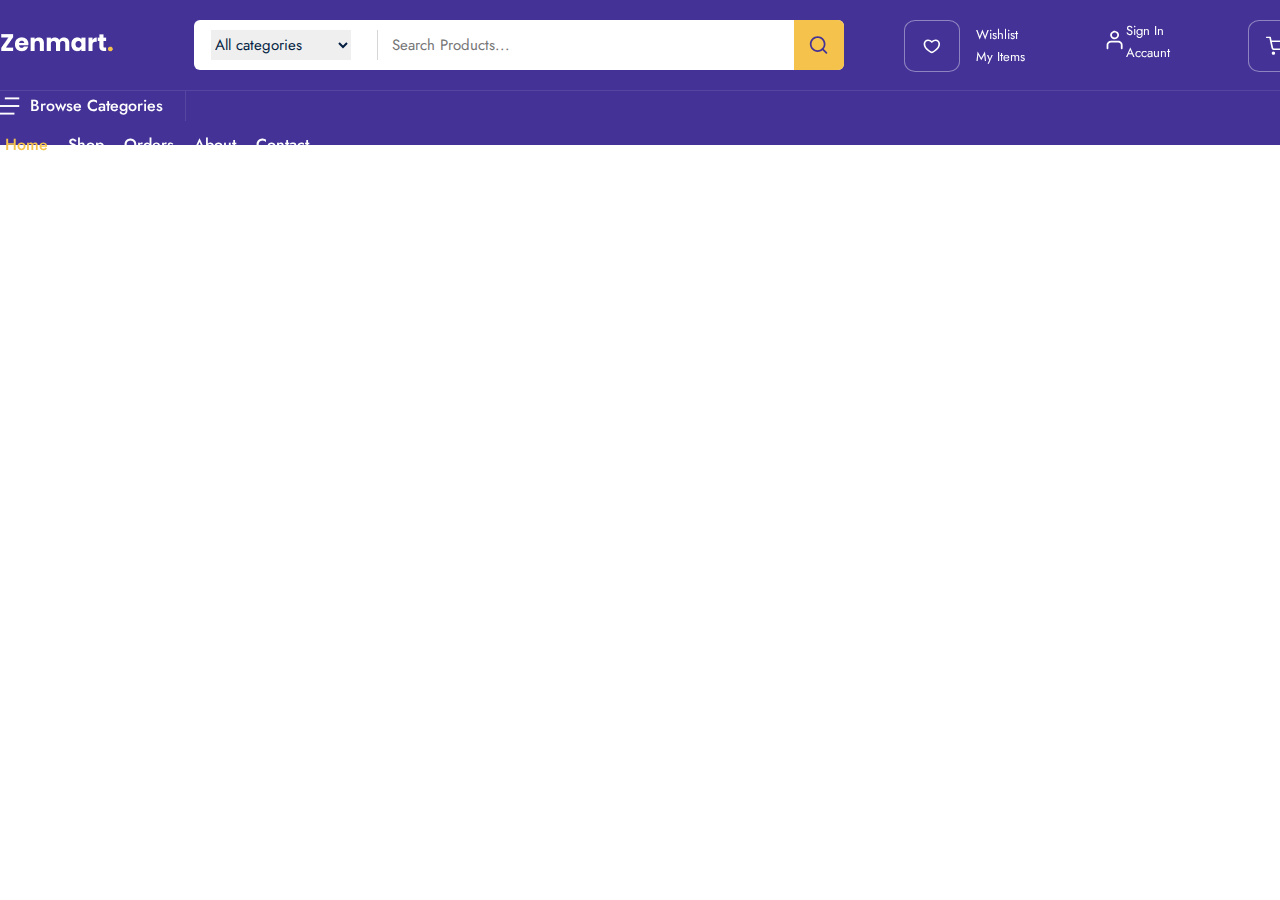
<file: index.html>
<!DOCTYPE html>
<html lang="en">
  <head>
    <meta charset="UTF-8" />
    <meta name="viewport" content="width=device-width, initial-scale=1.0" />
    <title>Zenmart</title>
    <link rel="stylesheet" href="public/css/command.css" />
    <link rel="stylesheet" href="public/css/home.css" />
    <link
      href="https://fonts.googleapis.com/css2?family=Jost:wght@400;700&display=swap"
      rel="stylesheet"
    />
  </head>
  <body>
    <div class="navbar_frame">
      <div class="container">
        <div class="navbar_top">
          <a href="#" class="logo">
            <img src="public/images/images/icons/logo.png" alt="" />
          </a>
          <div class="nav_search_frame">
            <div class="search_box">
              <div class="category_list">
                <select>
                  <option value="" selected>All categories</option>
                  <option value="">Computer</option>
                </select>
              </div>
              <input type="search" placeholder="Search Products..." />
            </div>
            <div class="search_icon_box">
              <img src="public/images/images/icons/search.svg" alt="" />
            </div>
          </div>
          <div class="nav_top_menu">
            <a href="">
              <div class="top_menu_box">
                <div class="box_icon_box">
                  <img src="public/images/images/icons/heart.svg" />
                </div>
                <div class="box_info_box">
                  <span>Wishlist</span>
                  <strong>My Items</strong>
                </div>
              </div>
            </a>
            <a href="">
              <div class="top_menu_box">
                <div class="top_icon_box">
                  <img src="public/images/images/icons/profile.svg" alt="" />
                </div>
                <div class="box_info_box">
                  <span>Sign In</span>
                  <strong>Accaunt</strong>
                </div>
              </div>
            </a>
            <a href="">
              <div class="top_menu_box">
                <div class="box_icon_box">
                  <div class="basket_count">2</div>
                  <img src="public/images/images/icons/shopping-cart.svg" />
                </div>
              </div>
            </a>
          </div>
         </div>
         <div class="navbar_bott"></div>
          <div class="navbar_bott_menu_box">
            <div class="browse_box">
                <img src="public/images/images/icons/browse.svg" alt="">
                <span>Browse Categories</span>
            </div>
            <div class="navbar_route_menu">
               <div class="router_menu">
                <a href="" class="active">Home</a>
               </div>
               <div class="router_menu">
                <a href="">Shop</a>
               </div>
               <div class="router_menu">
                <a href="">Orders</a>
               </div>
               <div class="router_menu">
                <a href="">About</a>
               </div>
               <div class="router_menu">
                <a href="">Contact</a>
               </div>
            </div>
            <div class="sorting_menu">
                <span>Deal of the Day</span>
                <span>Hot Deals</span>
                <span>Best Sellers</span>
                <span>New Arrivals</span>
            </div>
          </div>
      </div>
    </div>
  </div>  
</body>
</html>
</file>
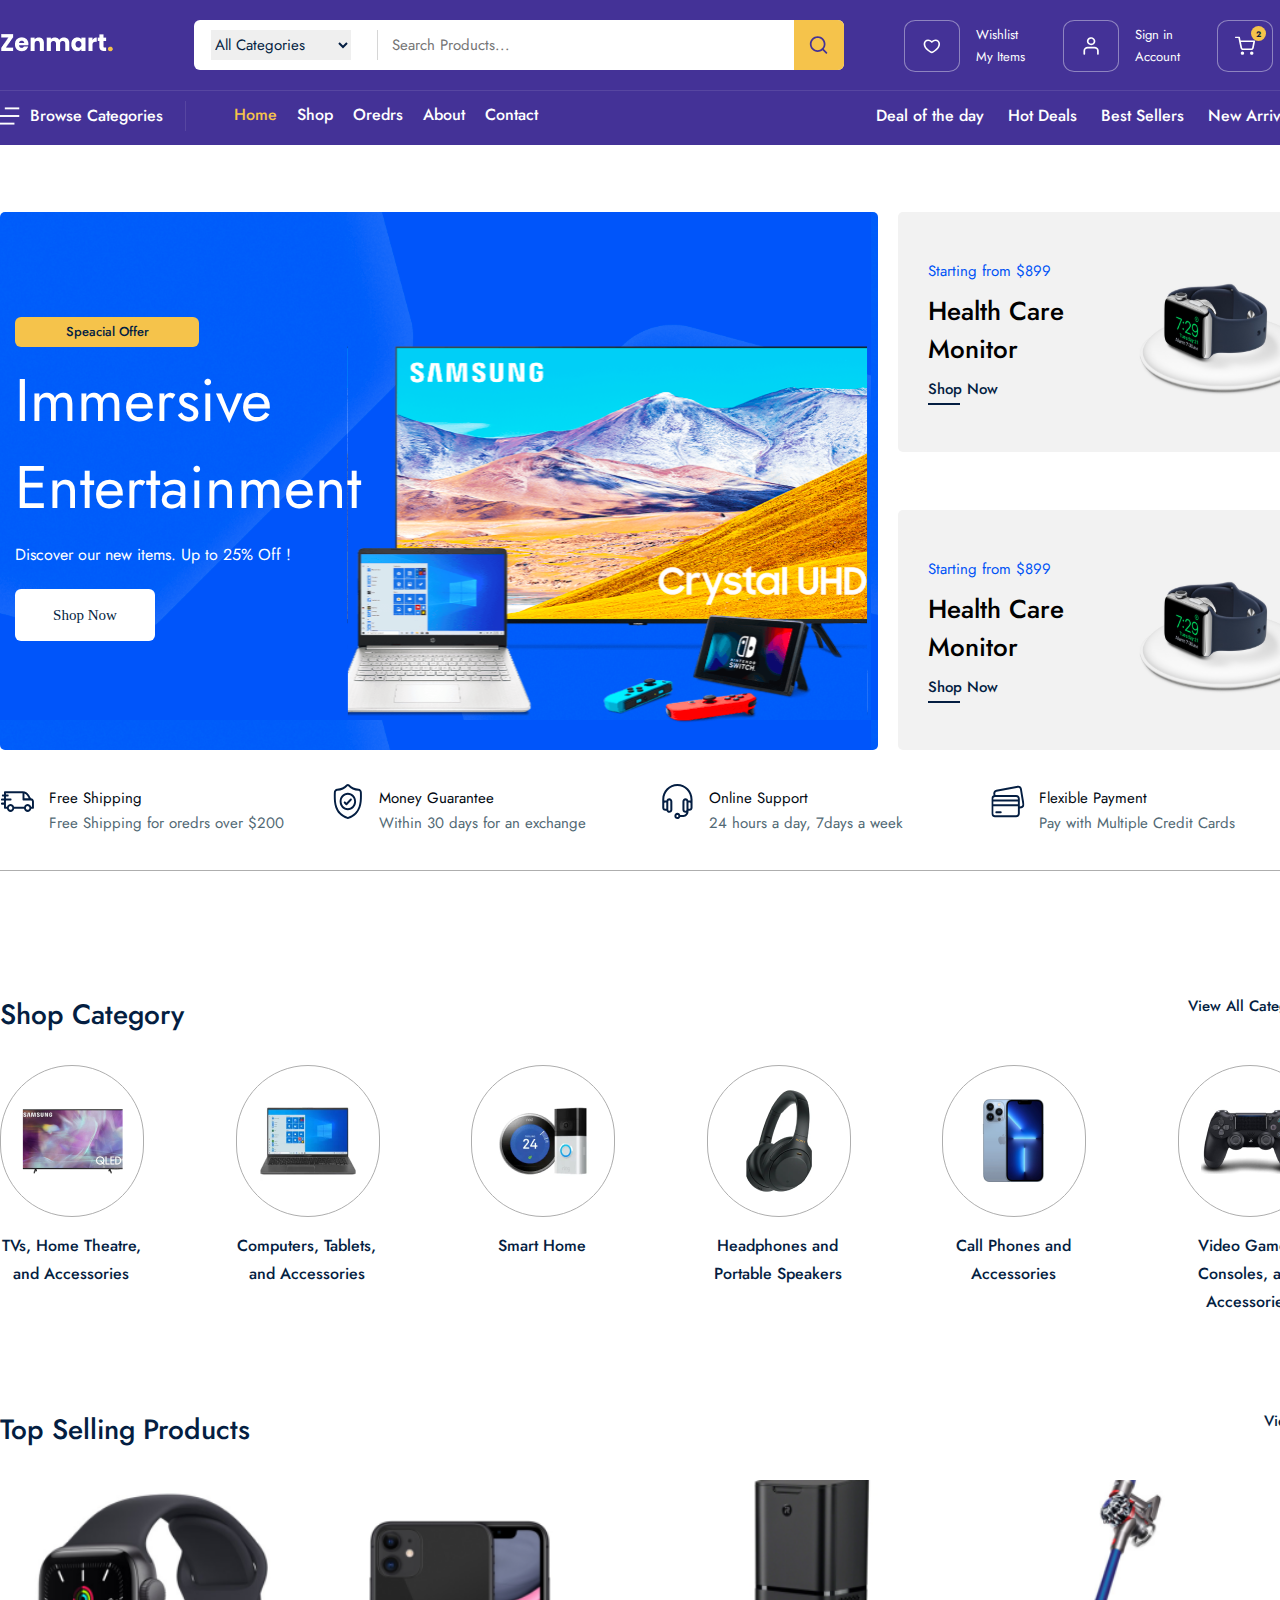
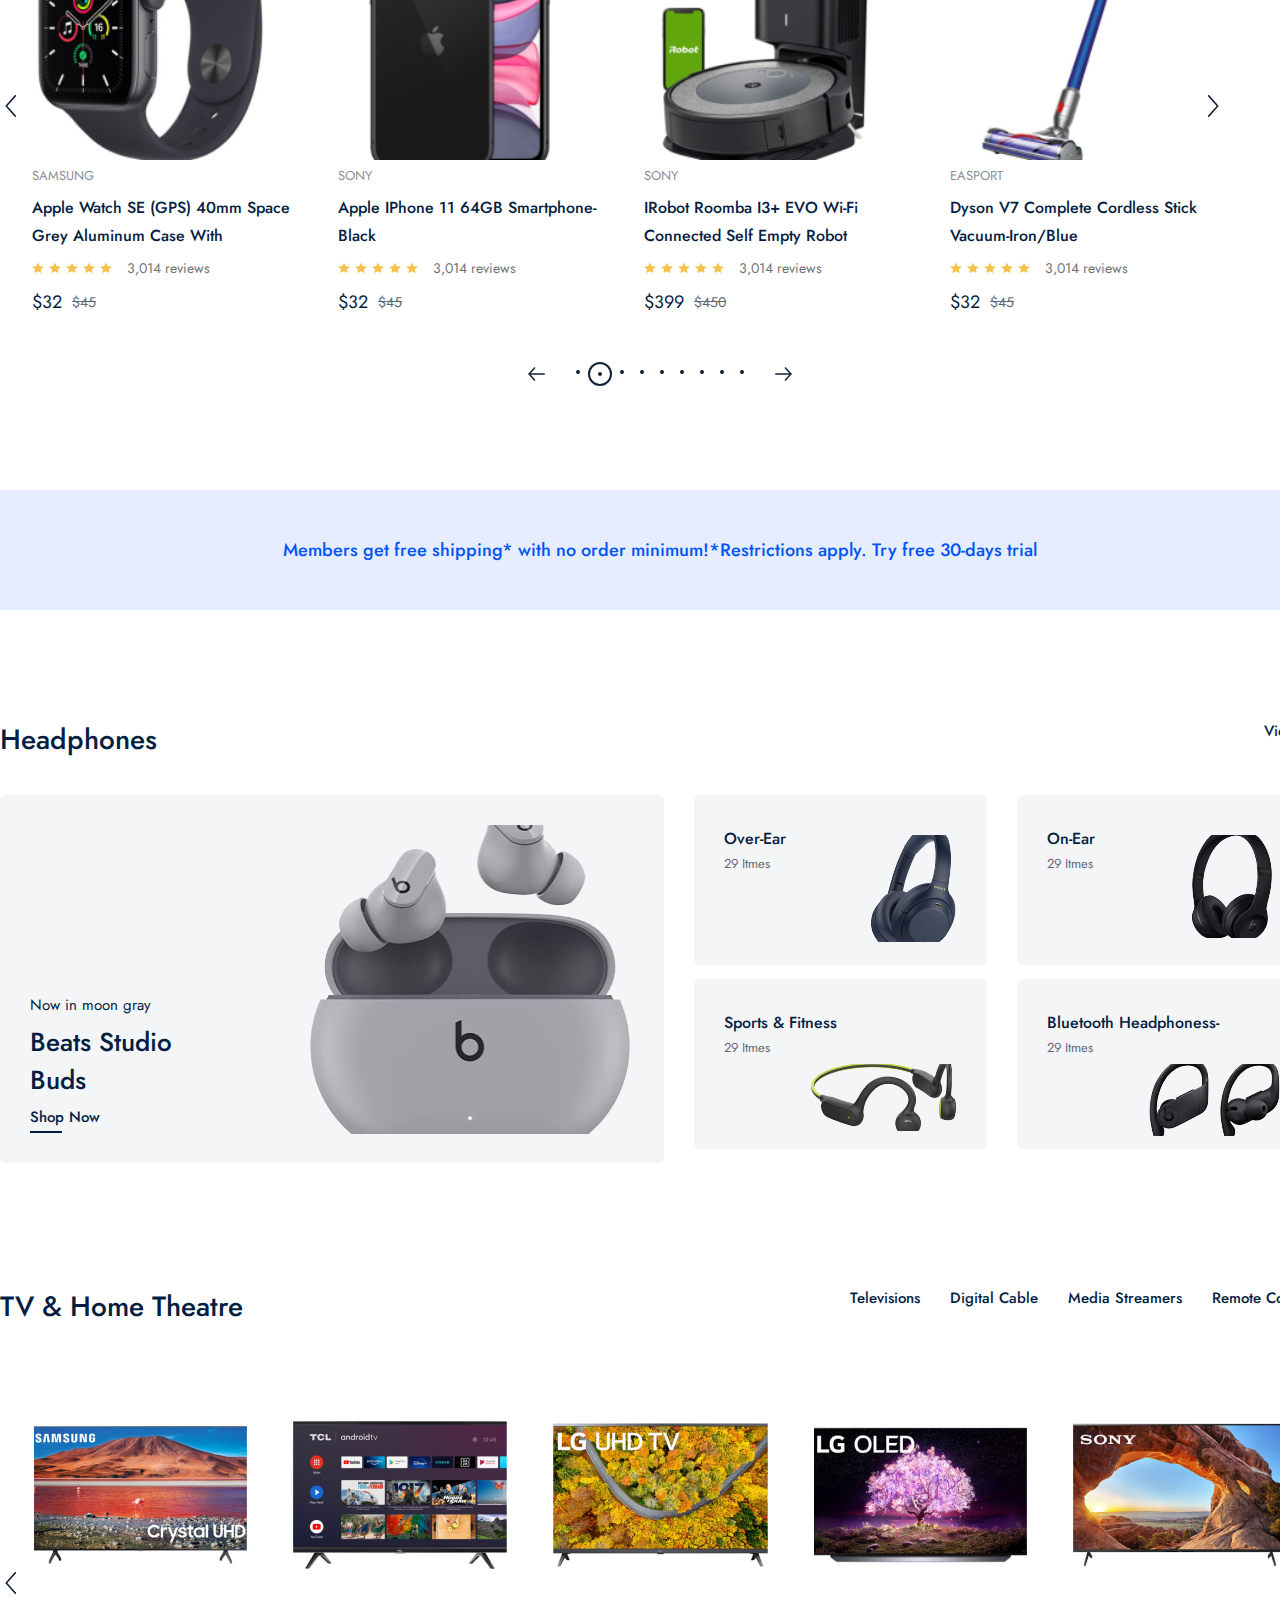
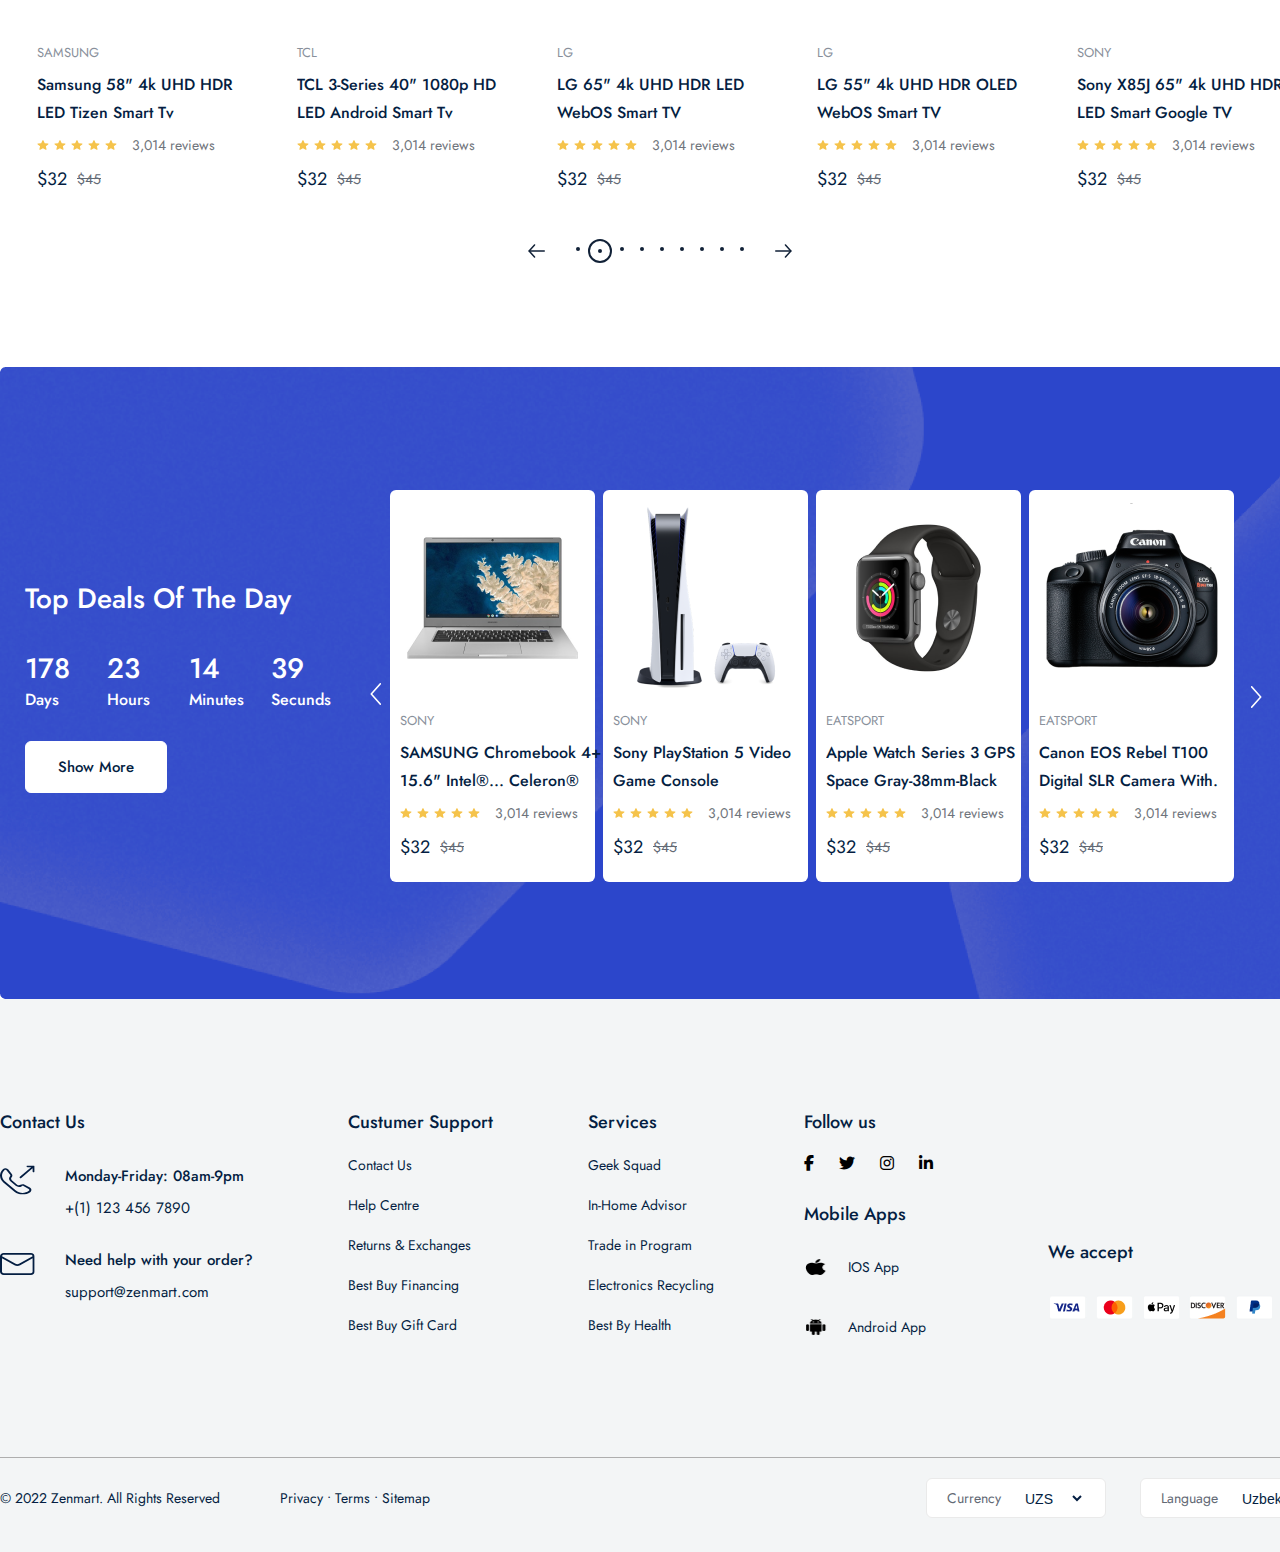
<file: index1.html>
<!DOCTYPE html>
<html lang="en">
  <head>
    <meta charset="UTF-8" />
    <meta name="viewport" content="width=device-width, initial-scale=1.0" />
    <title>Zenmart</title>
    <link rel="stylesheet" href="public/css/command.css" />
    <link rel="stylesheet" href="public/css/home.css" />
    <link
      href="https://fonts.googleapis.com/css2?family=Jost:wght@400;700&display=swap"
      rel="stylesheet"
    />
    <link
      rel="stylesheet"
      href="https://cdnjs.cloudflare.com/ajax/libs/font-awesome/6.7.2/css/all.min.css"
      integrity="sha512-Evv84Mr4kqVGRNSgIGL/F/aIDqQb7xQ2vcrdIwxfjThSH8CSR7PBEakCr51Ck+w+/U6swU2Im1vVX0SVk9ABhg=="
      crossorigin="anonymous"
      referrerpolicy="no-referrer"
    />
  </head>
  <body>
    <div class="navbar_frame">
      <div class="container">
        <div class="navbar_top">
          <a href="">
            <img src="public/images/images/icons/logo.png" alt="" />
          </a>
          <div class="nav_search_frame">
            <div class="search_box">
              <div class="category_list">
                <select>
                  <option value="selected">All Categories</option>
                  <option value="">Computer</option>
                </select>
              </div>
              <input type="search" placeholder="Search Products..." />
            </div>
            <div class="search_icon_box">
              <img src="public/images/images/icons/search.svg" alt="" />
            </div>
          </div>
          <div class="nav_top_menu">
            <a href="./order/cart.html">
              <div class="top_menu_box">
                <div class="box_icon_box">
                  <img src="public/images/images/icons/heart.svg" alt="" />
                </div>
                <div class="box_info_box">
                  <span>Wishlist</span>
                  <strong>My Items</strong>
                </div>
              </div>
            </a>
            <a href="./other/login.html">
              <div class="top_menu_box">
                <div class="box_icon_box">
                  <img src="public/images/images/icons/profile.svg" alt="" />
                </div>
                <div class="box_info_box">
                  <span>Sign in</span>
                  <strong>Account</strong>
                </div>
              </div>
            </a>
            <a href="./order/cart.html">
              <div class="top_menu_box">
                <div class="box_icon_box">
                  <div class="basket_count">2</div>
                  <img
                    src="public/images/images/icons/shopping-cart.svg"
                    alt=""
                  />
                </div>
                <div class="box_info_box">
                  <span>$200</span>
                  <strong>Total</strong>
                </div>
              </div>
            </a>
          </div>
        </div>
        <div class="navbar_bott">
          <div class="navbar_bott_menu_box">
            <div class="browse_box">
              <img src="public/images/images/icons/browse.svg" alt="" />
              <span>Browse Categories</span>
            </div>
            <div class="navbar_route_menu">
              <div class="router_menu">
                <a href="./index1.html" class="active">Home</a>
              </div>
              <div class="router_menu">
                <a href="./product/all.html">Shop</a>
              </div>
              <div class="router_menu">
                <a href="./order/cart.html">Oredrs</a>
              </div>
              <div class="router_menu">
                <a href="./other/about.html">About</a>
              </div>
              <div class="router_menu">
                <a href="./other/contact.html">Contact</a>
              </div>
            </div>
            <div class="sorting_menu">
              <span>Deal of the day</span>
              <span>Hot Deals</span>
              <span>Best Sellers</span>
              <span>New Arrivals</span>
            </div>
          </div>
        </div>
      </div>
    </div>
    <div class="home_page">
      <div class="header_frame">
        <div class="container">
          <div class="header_left">
            <div class="header_content">
              <div>Speacial Offer</div>
              <span>Immersive Entertainment</span>
              <p>Discover our new items. Up to 25% Off !</p>
              <a href="./product/chosenProduct.html">Shop Now</a>
              <img src="public/images/images/icons/header_img.svg" alt="" />
            </div>
          </div>
          <div class="header_right">
            <div class="header_box">
              <div class="box_left">
                <span>Starting from $899</span>
                <p>Health Care Monitor</p>
                <a href="./product/chosenProduct.html">Shop Now</a>
                <div class="hover_border"></div>
              </div>
              <div class="box_right">
                <img src="public/images/images/icons/smart_watch.svg" />
              </div>
            </div>
            <div class="header_box">
              <div class="box_left">
                <span>Starting from $899</span>
                <p>Health Care Monitor</p>
                <a href="./product/chosenProduct.html">Shop Now</a>
                <div class="hover_border"></div>
              </div>
              <div class="box_right">
                <img src="public/images/images/icons/smart_watch.svg" />
              </div>
            </div>
          </div>
        </div>
      </div>
      <div class="service_frame">
        <div class="container">
          <div class="service_box">
            <img src="public/images/images/icons/track.svg" alt="" />
            <div class="service_content">
              <span>Free Shipping</span>
              <p>Free Shipping for oredrs over $200</p>
            </div>
          </div>
          <div class="service_box">
            <img src="public/images/images/icons/garantue.svg" alt="" />
            <div class="service_content">
              <span>Money Guarantee</span>
              <p>Within 30 days for an exchange</p>
            </div>
          </div>
          <div class="service_box">
            <img src="public/images/images/icons/support.svg" alt="" />
            <div class="service_content">
              <span>Online Support</span>
              <p>24 hours a day, 7days a week</p>
            </div>
          </div>
          <div class="service_box">
            <img src="public/images/images/icons/credit-card.svg" alt="" />
            <div class="service_content">
              <span>Flexible Payment</span>
              <p>Pay with Multiple Credit Cards</p>
            </div>
          </div>
        </div>
      </div>
      <div class="shop_category_frame">
        <div class="container">
          <div class="category_top">
            <span>Shop Category</span>
            <a href="./product/all.html">View All Categories</a>
          </div>
          <div class="category_wrapper">
            <div class="category_box">
              <div class="category_img_box">
                <img src="public/images/images/category/tv.png" alt="" />
              </div>
              <span>TVs, Home Theatre, and Accessories</span>
            </div>
            <div class="category_box">
              <div class="category_img_box">
                <img src="public/images/images/category/computer.png" alt="" />
              </div>
              <span>Computers, Tablets, and Accessories</span>
            </div>
            <div class="category_box">
              <div class="category_img_box">
                <img src="public/images/images/category/smart.png " alt="" />
              </div>
              <span>Smart Home</span>
            </div>
            <div class="category_box">
              <div class="category_img_box">
                <img src="public/images/images/category/headphone.png" alt="" />
              </div>
              <span>Headphones and Portable Speakers</span>
            </div>
            <div class="category_box">
              <div class="category_img_box">
                <img src="public/images/images/category/phone.png" alt="" />
              </div>
              <span>Call Phones and Accessories</span>
            </div>
            <div class="category_box">
              <div class="category_img_box">
                <img src="public/images/images/category/game.png" alt="" />
              </div>
              <span>Video Games, Consoles, and Accessories</span>
            </div>
          </div>
        </div>
      </div>

      <div class="selling_product_frame">
        <div class="container">
          <div class="category_top">
            <div class="category_top">
              <span>Top Selling Products</span>
              <a href="./product/all.html">View all</a>
            </div>
          </div>
          <div class="product_wrapper">
            <div class="next_prev_box">
              <img src="public/images/images/icons/next.svg" alt="" />
            </div>
            <div class="product_boxes">
              <div class="product_box">
                <a href="./product/chosenProduct.html">
                  <div
                    class="product_img_box"
                    style="
                      background: url(public/images/images/products/watch.png);
                      background-size: cover;
                    "
                  >
                    <div class="hover_box">
                      <button>Add to Cart</button>
                    </div>
                  </div>
                </a>
                <div class="product_content_box">
                  <span class="product_title">Samsung</span>
                  <a href="./product/chosenProduct.html">
                    <p class="product_desc">
                      Apple Watch SE (GPS) 40mm Space Grey Aluminum Case with
                    </p>
                  </a>
                  <div class="review_box">
                    <img src="public/images/images/icons/review.svg" alt="" />
                    <img src="public/images/images/icons/review.svg" alt="" />
                    <img src="public/images/images/icons/review.svg" alt="" />
                    <img src="public/images/images/icons/review.svg" alt="" />
                    <img src="public/images/images/icons/review.svg" alt="" />
                    <span>3,014 reviews</span>
                  </div>
                  <div class="price_box">
                    <strong>$32</strong>
                    <span>$45</span>
                  </div>
                </div>
              </div>
              <div class="product_box">
                <a href="./product/chosenProduct.html">
                  <div
                    class="product_img_box"
                    style="
                      background: url(public/images/images/products/phone.png);
                      background-size: cover;
                    "
                  >
                    <div class="hover_box">
                      <button>Add to Cart</button>
                    </div>
                  </div>
                </a>
                <div class="product_content_box">
                  <span class="product_title">SONY</span>
                  <a href="./product/chosenProduct.html">
                    <p class="product_desc">
                      Apple iPhone 11 64GB smartphone-black
                    </p>
                  </a>
                  <div class="review_box">
                    <img src="public/images/images/icons/review.svg" alt="" />
                    <img src="public/images/images/icons/review.svg" alt="" />
                    <img src="public/images/images/icons/review.svg" alt="" />
                    <img src="public/images/images/icons/review.svg" alt="" />
                    <img src="public/images/images/icons/review.svg" alt="" />
                    <span>3,014 reviews</span>
                  </div>
                  <div class="price_box">
                    <strong>$32</strong>
                    <span>$45</span>
                  </div>
                </div>
              </div>
              <div class="product_box">
                <a href="./product/chosenProduct.html">
                  <div
                    class="product_img_box"
                    style="
                      background: url(public/images/images/products/iRobot.png);
                      background-size: cover;
                    "
                  >
                    <div class="hover_box">
                      <button>Add to Cart</button>
                    </div>
                  </div>
                </a>
                <div class="product_content_box">
                  <span class="product_title">SONY</span>
                  <a href="./product/chosenProduct.html">
                    <p class="product_desc">
                      iRobot roomba i3+ EVO wi-fi connected self empty robot
                    </p>
                  </a>
                  <div class="review_box">
                    <img src="public/images/images/icons/review.svg" alt="" />
                    <img src="public/images/images/icons/review.svg" alt="" />
                    <img src="public/images/images/icons/review.svg" alt="" />
                    <img src="public/images/images/icons/review.svg" alt="" />
                    <img src="public/images/images/icons/review.svg" alt="" />
                    <span>3,014 reviews</span>
                  </div>
                  <div class="price_box">
                    <strong>$399</strong>
                    <span>$450</span>
                  </div>
                </div>
              </div>
              <div class="product_box">
                <a href="./product/chosenProduct.html">
                  <div
                    class="product_img_box"
                    style="
                      background: url(public/images/images/products/dyson.png);
                      background-size: cover;
                    "
                  >
                    <div class="hover_box">
                      <button>Add to Cart</button>
                    </div>
                  </div>
                </a>
                <div class="product_content_box">
                  <span class="product_title">EASPORT</span>
                  <a href="./product/chosenProduct.html">
                    <p class="product_desc">
                      dyson v7 complete cordless stick vacuum-iron/blue
                    </p>
                  </a>
                  <div class="review_box">
                    <img src="public/images/images/icons/review.svg" alt="" />
                    <img src="public/images/images/icons/review.svg" alt="" />
                    <img src="public/images/images/icons/review.svg" alt="" />
                    <img src="public/images/images/icons/review.svg" alt="" />
                    <img src="public/images/images/icons/review.svg" alt="" />
                    <span>3,014 reviews</span>
                  </div>
                  <div class="price_box">
                    <strong>$32</strong>
                    <span>$45</span>
                  </div>
                </div>
              </div>
            </div>
            <div class="next_prev_box" style="transform: scaleX(-1)">
              <img src="public/images/images/icons/next.svg" alt="" />
            </div>
          </div>
          <div class="pagination_box">
            <div class="pagination_main">
              <img
                src="public/images/images/icons/arrow-prev_next.svg"
                alt=""
              />
              <div class="pagination_dot">
                <div class="dot">
                  <div></div>
                </div>
                <div class="dot active">
                  <div></div>
                </div>
                <div class="dot">
                  <div></div>
                </div>
                <div class="dot">
                  <div></div>
                </div>
                <div class="dot">
                  <div></div>
                </div>
                <div class="dot">
                  <div></div>
                </div>
                <div class="dot">
                  <div></div>
                </div>
                <div class="dot">
                  <div></div>
                </div>
                <div class="dot">
                  <div></div>
                </div>
              </div>
              <img
                src="public/images/images/icons/arrow-prev_next.svg"
                alt=""
                style="transform: scaleX(-1)"
              />
            </div>
          </div>
        </div>
      </div>
      <div class="adv_frame">
        Members get free shipping* with no order minimum!*Restrictions apply.
        Try free 30-days trial
      </div>
      <div class="spec_product_frame">
        <div class="container">
          <div class="category_top">
            <span>headphones</span>
            <a href="./product/all.html">View all</a>
          </div>
          <div class="spec_product_wrapper">
            <div class="big_product_box">
              <div class="big_product_content">
                <span>Now in moon gray</span>
                <p>Beats Studio Buds</p>
                <a href="./product/chosenProduct.html">Shop Now</a>
                <div class="hover_border"></div>
              </div>
              <img
                src="public/images/images/products/headphone_big.png"
                alt=""
              />
            </div>
            <div class="small_product_wrapper">
              <div class="small_product_box">
                <div class="small_product_content">
                  <strong>Over-Ear</strong>
                  <span>29 itmes</span>
                </div>
                <img
                  src="public/images/images/products/sony_headphone.png"
                  alt=""
                />
              </div>
              <div class="small_product_box">
                <div class="small_product_content">
                  <strong>On-Ear</strong>
                  <span>29 itmes</span>
                </div>
                <img src="public/images/images/products/on-ear.png" alt="" />
              </div>
              <div class="small_product_box">
                <div class="small_product_content">
                  <strong>sports & fitness</strong>
                  <span>29 itmes</span>
                </div>
                <img
                  src="public/images/images/products/fitness_headphone.png"
                  alt=""
                />
              </div>
              <div class="small_product_box">
                <div class="small_product_content">
                  <strong>bluetooth headphoness-</strong>
                  <span>29 itmes</span>
                </div>
                <img
                  src="public/images/images/products/bluetooth_headphones.png"
                  alt=""
                />
              </div>
            </div>
          </div>
        </div>
      </div>

      <div class="tv_frame">
        <div class="container">
          <div class="category_top">
            <span>TV & home theatre</span>
            <div>
              <a href="">televisions</a>
              <a href="">digital cable</a>
              <a href="">media streamers</a>
              <a href="">remote controls</a>
            </div>
          </div>
          <div class="tv_wrapper">
            <div class="next_prev_box">
              <img src="public/images/images/icons/next.svg" alt="" />
            </div>
            <div class="tv_product_boxes">
              <div class="tv_product_box">
                <div class="product_img">
                  <a href="./product/chosenProduct.html">
                    <img
                      src="public/images/images/products/samsung_tv.png"
                      alt=""
                    />
                  </a>
                </div>
                <div class="product_content_box">
                  <span class="product_title">Samsung</span>
                  <a href="./product/chosenProduct.html">
                    <p class="product_desc">
                      samsung 58" 4k UHD HDR LED tizen smart tv
                    </p>
                  </a>
                  <div class="review_box">
                    <img src="public/images/images/icons/review.svg" alt="" />
                    <img src="public/images/images/icons/review.svg" alt="" />
                    <img src="public/images/images/icons/review.svg" alt="" />
                    <img src="public/images/images/icons/review.svg" alt="" />
                    <img src="public/images/images/icons/review.svg" alt="" />
                    <span>3,014 reviews</span>
                  </div>
                  <div class="price_box">
                    <strong>$32</strong>
                    <span>$45</span>
                  </div>
                </div>
              </div>
              <div class="tv_product_box">
                <div class="product_img">
                  <a href="./product/chosenProduct.html">
                    <img src="public/images/images/products/tcl.png" alt="" />
                  </a>
                </div>
                <div class="product_content_box">
                  <span class="product_title">TCL</span>
                  <a href="./product/chosenProduct.html">
                    <p class="product_desc">
                      TCL 3-series 40" 1080p HD lED android smart tv
                    </p>
                  </a>
                  <div class="review_box">
                    <img src="public/images/images/icons/review.svg" alt="" />
                    <img src="public/images/images/icons/review.svg" alt="" />
                    <img src="public/images/images/icons/review.svg" alt="" />
                    <img src="public/images/images/icons/review.svg" alt="" />
                    <img src="public/images/images/icons/review.svg" alt="" />
                    <span>3,014 reviews</span>
                  </div>
                  <div class="price_box">
                    <strong>$32</strong>
                    <span>$45</span>
                  </div>
                </div>
              </div>
              <div class="tv_product_box">
                <div class="product_img">
                  <a href="./product/chosenProduct.html">
                    <img
                      src="public/images/images/products/LG-UHD.png"
                      alt=""
                    />
                  </a>
                </div>
                <div class="product_content_box">
                  <span class="product_title">LG</span>
                  <a href="./product/chosenProduct.html">
                    <p class="product_desc">
                      LG 65" 4k UHD HDR LED webOS smart TV
                    </p>
                  </a>
                  <div class="review_box">
                    <img src="public/images/images/icons/review.svg" alt="" />
                    <img src="public/images/images/icons/review.svg" alt="" />
                    <img src="public/images/images/icons/review.svg" alt="" />
                    <img src="public/images/images/icons/review.svg" alt="" />
                    <img src="public/images/images/icons/review.svg" alt="" />
                    <span>3,014 reviews</span>
                  </div>
                  <div class="price_box">
                    <strong>$32</strong>
                    <span>$45</span>
                  </div>
                </div>
              </div>
              <div class="tv_product_box">
                <div class="product_img">
                  <a href="./product/chosenProduct.html">
                    <img
                      src="public/images/images/products/LG-OLED.png"
                      alt=""
                    />
                  </a>
                </div>
                <div class="product_content_box">
                  <span class="product_title">LG</span>
                  <a href="./product/chosenProduct.html">
                    <p class="product_desc">
                      LG 55" 4k UHD HDR OLED webOS smart TV
                    </p>
                  </a>
                  <div class="review_box">
                    <img src="public/images/images/icons/review.svg" alt="" />
                    <img src="public/images/images/icons/review.svg" alt="" />
                    <img src="public/images/images/icons/review.svg" alt="" />
                    <img src="public/images/images/icons/review.svg" alt="" />
                    <img src="public/images/images/icons/review.svg" alt="" />
                    <span>3,014 reviews</span>
                  </div>
                  <div class="price_box">
                    <strong>$32</strong>
                    <span>$45</span>
                  </div>
                </div>
              </div>
              <div class="tv_product_box">
                <div class="product_img">
                  <a href="./product/chosenProduct.html">
                    <img
                      src="public/images/images/products/SONY-TV.png"
                      alt=""
                    />
                  </a>
                </div>
                <div class="product_content_box">
                  <span class="product_title">SONY</span>
                  <a href="./product/chosenProduct.html">
                    <p class="product_desc">
                      sony X85J 65" 4k UHD HDR LED smart google TV
                    </p>
                  </a>
                  <div class="review_box">
                    <img src="public/images/images/icons/review.svg" alt="" />
                    <img src="public/images/images/icons/review.svg" alt="" />
                    <img src="public/images/images/icons/review.svg" alt="" />
                    <img src="public/images/images/icons/review.svg" alt="" />
                    <img src="public/images/images/icons/review.svg" alt="" />
                    <span>3,014 reviews</span>
                  </div>
                  <div class="price_box">
                    <strong>$32</strong>
                    <span>$45</span>
                  </div>
                </div>
              </div>
            </div>
            <div class="next_prev_box" style="transform: scaleX(-1)">
              <img src="public/images/images/icons/next.svg" alt="" />
            </div>
          </div>
          <div class="pagination_box">
            <div class="pagination_main">
              <img
                src="public/images/images/icons/arrow-prev_next.svg"
                alt=""
              />
              <div class="pagination_dot">
                <div class="dot">
                  <div></div>
                </div>
                <div class="dot active">
                  <div></div>
                </div>
                <div class="dot">
                  <div></div>
                </div>
                <div class="dot">
                  <div></div>
                </div>
                <div class="dot">
                  <div></div>
                </div>
                <div class="dot">
                  <div></div>
                </div>
                <div class="dot">
                  <div></div>
                </div>
                <div class="dot">
                  <div></div>
                </div>
                <div class="dot">
                  <div></div>
                </div>
              </div>
              <img
                src="public/images/images/icons/arrow-prev_next.svg"
                alt=""
                style="transform: scaleX(-1)"
              />
            </div>
          </div>
        </div>
      </div>

      <div class="event_frame">
        <div class="container">
          <div class="event_content_box">
            <span class="event_title">Top Deals Of The Day</span>
            <div class="timer_wrapper">
              <div class="timer_box">
                <strong>178</strong>
                <span>Days</span>
              </div>
              <div class="timer_box">
                <strong>23</strong>
                <span>Hours</span>
              </div>
              <div class="timer_box">
                <strong>14</strong>
                <span>Minutes</span>
              </div>
              <div class="timer_box">
                <strong>39</strong>
                <span>Secunds</span>
              </div>
            </div>
            <a href="./product/all.html">Show More</a>
          </div>
          <div class="event_product_wrapper">
            <div class="next_prev_box">
              <img
                src="public/images/images/icons/next.svg"
                alt=""
                class="white_svg"
              />
            </div>
            <div class="event_product_boxes">
              <div class="event_product_box">
                <div class="event_product_img">
                  <a href="./product/chosenProduct.html">
                    <img
                      src="public/images/images/products/sony_notebook.png"
                    />
                  </a>
                </div>
                <div
                  class="product_content_box"
                  style="padding: 0px 0px 0px 0px"
                >
                  <span class="product_title">SONY</span>
                  <a href="./product/chosenProduct.html">
                    <p class="product_desc">
                      SAMSUNG chromebook 4+ 15.6" intel®... celeron®
                    </p>
                  </a>
                  <div class="review_box">
                    <img src="public/images/images/icons/review.svg" alt="" />
                    <img src="public/images/images/icons/review.svg" alt="" />
                    <img src="public/images/images/icons/review.svg" alt="" />
                    <img src="public/images/images/icons/review.svg" alt="" />
                    <img src="public/images/images/icons/review.svg" alt="" />
                    <span>3,014 reviews</span>
                  </div>
                  <div class="price_box">
                    <strong>$32</strong>
                    <span>$45</span>
                  </div>
                </div>
              </div>
              <div class="event_product_box">
                <div class="event_product_img">
                  <a href="./product/chosenProduct.html">
                    <img
                      src="public/images/images/products/sony_playstation.png"
                    />
                  </a>
                </div>
                <div
                  class="product_content_box"
                  style="padding: 0px 0px 0px 0px"
                >
                  <span class="product_title">SONY</span>
                  <a href="./product/chosenProduct.html">
                    <p class="product_desc">
                      sony playStation 5 video game console
                    </p>
                  </a>
                  <div class="review_box">
                    <img src="public/images/images/icons/review.svg" alt="" />
                    <img src="public/images/images/icons/review.svg" alt="" />
                    <img src="public/images/images/icons/review.svg" alt="" />
                    <img src="public/images/images/icons/review.svg" alt="" />
                    <img src="public/images/images/icons/review.svg" alt="" />
                    <span>3,014 reviews</span>
                  </div>
                  <div class="price_box">
                    <strong>$32</strong>
                    <span>$45</span>
                  </div>
                </div>
              </div>
              <div class="event_product_box">
                <div class="event_product_img">
                  <a href="./product/chosenProduct.html">
                    <img src="public/images/images/products/apple_watch.png" />
                  </a>
                </div>
                <div
                  class="product_content_box"
                  style="padding: 0px 0px 0px 0px"
                >
                  <span class="product_title">EATSPORT</span>
                  <a href="./product/chosenProduct.html">
                    <p class="product_desc">
                      apple watch series 3 GPS space gray-38mm-black
                    </p>
                  </a>
                  <div class="review_box">
                    <img src="public/images/images/icons/review.svg" alt="" />
                    <img src="public/images/images/icons/review.svg" alt="" />
                    <img src="public/images/images/icons/review.svg" alt="" />
                    <img src="public/images/images/icons/review.svg" alt="" />
                    <img src="public/images/images/icons/review.svg" alt="" />
                    <span>3,014 reviews</span>
                  </div>
                  <div class="price_box">
                    <strong>$32</strong>
                    <span>$45</span>
                  </div>
                </div>
              </div>
              <div class="event_product_box">
                <div class="event_product_img">
                  <a href="./product/chosenProduct.html">
                    <img src="public/images/images/products/canon_camera.png" />
                  </a>
                </div>
                <div class="product_content_box" style="padding: 0px">
                  <span class="product_title">EATSPORT</span>
                  <a href="./product/chosenProduct.html">
                    <p class="product_desc">
                      canon EOS Rebel T100 Digital SLR camera with.
                    </p>
                  </a>
                  <div class="review_box">
                    <img src="public/images/images/icons/review.svg" alt="" />
                    <img src="public/images/images/icons/review.svg" alt="" />
                    <img src="public/images/images/icons/review.svg" alt="" />
                    <img src="public/images/images/icons/review.svg" alt="" />
                    <img src="public/images/images/icons/review.svg" alt="" />
                    <span>3,014 reviews</span>
                  </div>
                  <div class="price_box">
                    <strong>$32</strong>
                    <span>$45</span>
                  </div>
                </div>
              </div>
            </div>
            <div class="next_prev_box" style="transform: scaleX(-1)">
              <img
                src="public/images/images/icons/next.svg"
                alt=""
                class="white_svg"
              />
            </div>
          </div>
        </div>
      </div>
    </div>
    <div class="footer_frame">
      <div class="container">
        <div class="footer_top">
          <div class="footer_contact_box">
            <span class="footer_spec_title">Contact Us</span>
            <div class="footer_contact_main">
              <img src="public/images/images/icons/phone-call.svg" alt="" />
              <div>
                <strong>Monday-Friday: 08am-9pm</strong>
                <span>+(1) 123 456 7890</span>
              </div>
            </div>
            <div class="footer_contact_main">
              <img src="public/images/images/icons/email.svg" alt="" />
              <div>
                <strong>Need help with your order?</strong>
                <span>support@zenmart.com</span>
              </div>
            </div>
          </div>
          <div class="footer_support_box">
            <span class="footer_spec_title" style="margin-bottom: 10px"
              >Custumer Support</span
            >
            <a href="">Contact Us</a>
            <a href="">Help Centre</a>
            <a href="">Returns & Exchanges</a>
            <a href="">Best Buy Financing</a>
            <a href="">Best Buy Gift Card</a>
          </div>
          <div class="footer_support_box">
            <span class="footer_spec_title" style="margin-bottom: 10px"
              >Services</span
            >
            <a href="">Geek Squad</a>
            <a href="">In-Home Advisor</a>
            <a href="">Trade in Program</a>
            <a href="">Electronics Recycling</a>
            <a href="">Best By Health</a>
          </div>
          <div class="footer_media_box">
            <div class="footer_media_main">
              <span class="footer_spec_title" style="margin-bottom: 20px"
                >Follow us</span
              >
              <div class="media_box">
                <i class="fa-brands fa-facebook-f"></i>
                <i class="fa-brands fa-twitter"></i>
                <i class="fa-brands fa-instagram"></i>
                <i class="fa-brands fa-linkedin-in"></i>
              </div>
            </div>
            <div class="footer_media_main" style="margin-top: 30px">
              <span class="footer_spec_title" style="margin-bottom: 20px"
                >Mobile Apps</span
              >
              <div class="mobile_app_box">
                <img src="public/images/images/icons/apple_icon.png" alt="" />
                <span>IOS App</span>
              </div>
              <div class="mobile_app_box">
                <img src="public/images/images/icons/android_icon.png" alt="" />
                <span>Android App</span>
              </div>
            </div>
          </div>
          <div class="footer_media_box">
            <div class="footer_media_main">
              <span class="footer_spec_title" style="margin-top: 130px"
                >We accept</span
              >
              <div class="card_box">
                <img src="public/images/images/icons/visa.png" alt="" />
                <img src="public/images/images/icons/master_card.png" alt="" />
                <img src="public/images/images/icons/apple_pay.png" alt="" />
                <img src="public/images/images/icons/dicvover.png" alt="" />
                <img src="public/images/images/icons/paypal.png" alt="" />
                <img src="public/images/images/icons/amex.png" alt="" />
              </div>
            </div>
          </div>
        </div>
        <div class="footer_bottom">
          <div class="footer_main">
            <div class="footer_bottom_left">
              <span>© 2022 Zenmart. All Rights Reserved</span>
              <span>Privacy • Terms • Sitemap</span>
            </div>
            <div class="footer_bottom_right">
              <div class="footer_select_box">
                <span>Currency</span>
                <select name="" id="">
                  <option value="" selected>USD</option>
                  <option value="" selected>UZS</option>
                </select>
              </div>
              <div class="footer_select_box">
                <span>Language</span>
                <select name="" id="">
                  <option value="" selected>English</option>
                  <option value="" selected>Uzbek</option>
                </select>
              </div>
            </div>
          </div>
        </div>
      </div>
    </div>
  </body>
</html>
</file>
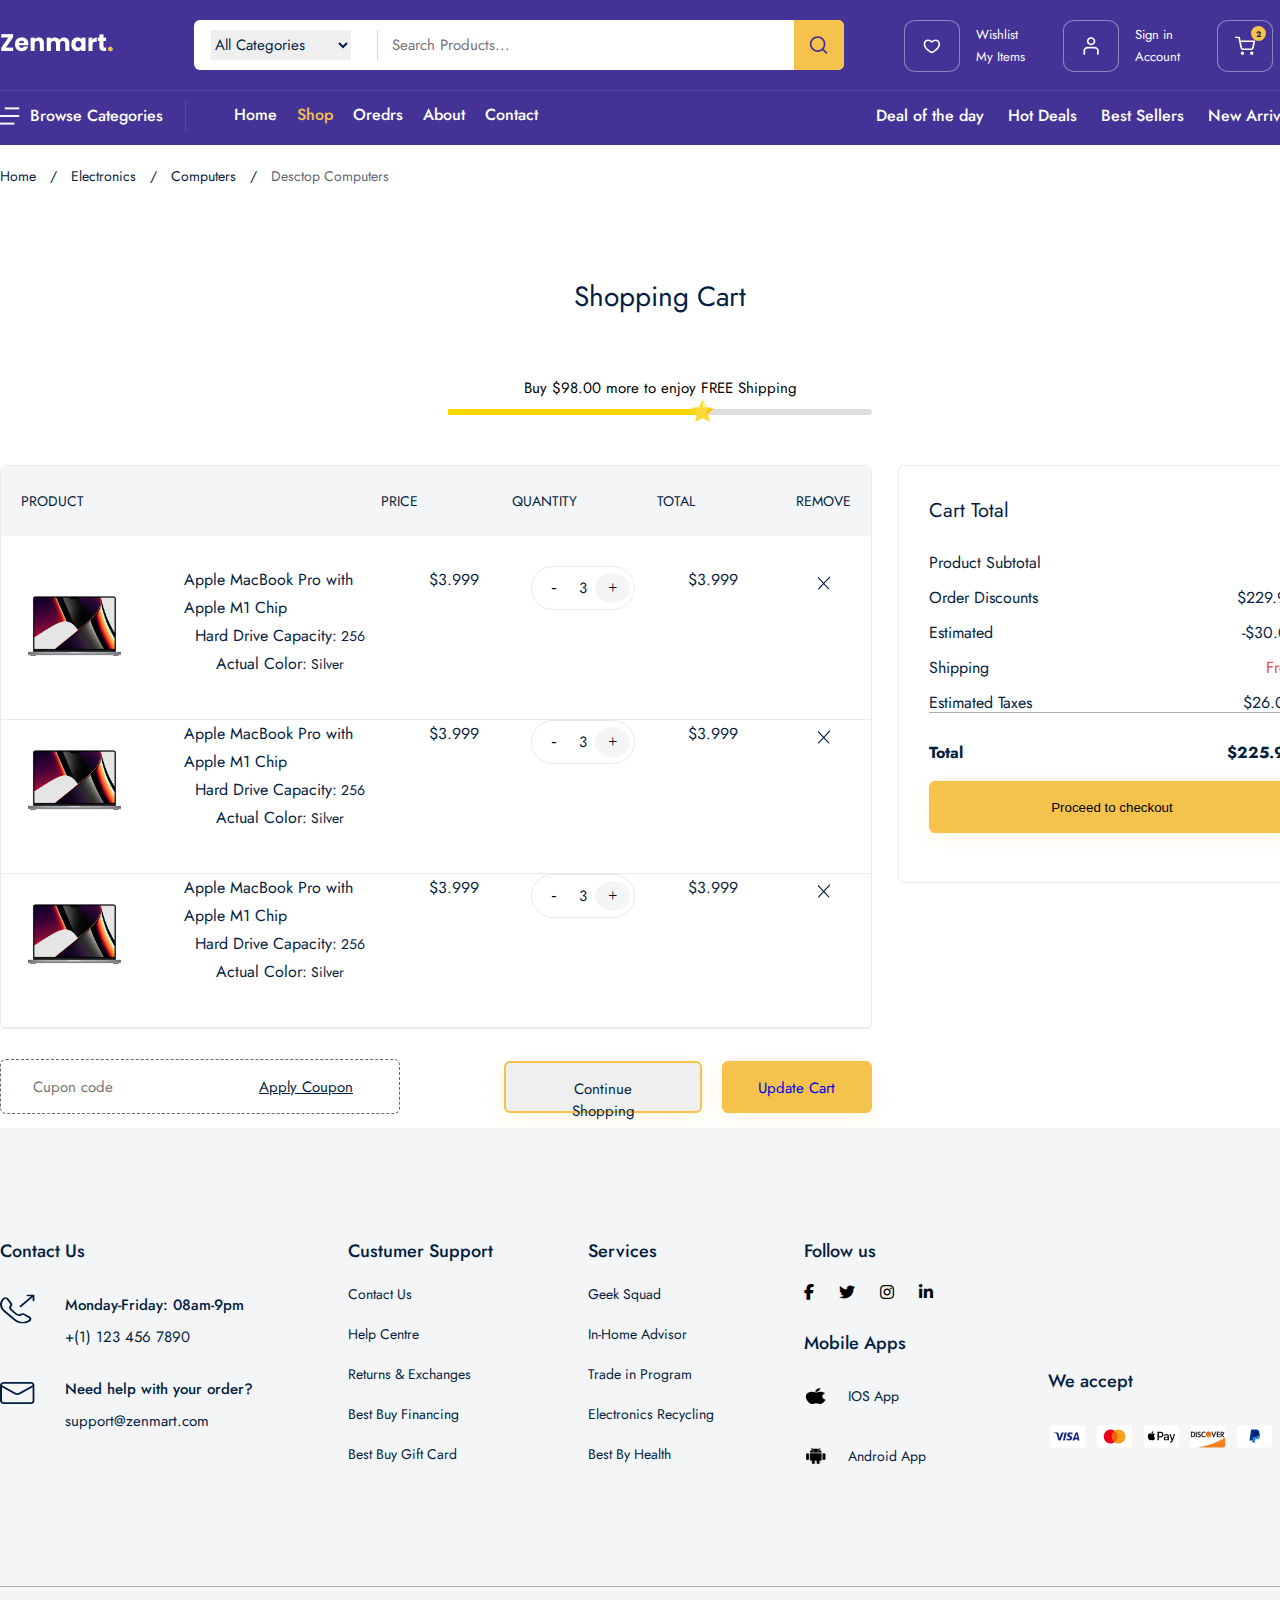
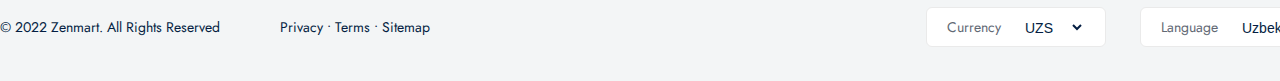
<file: order/cart.html>
<!DOCTYPE html>
<html lang="en">
  <head>
    <meta charset="UTF-8" />
    <meta name="viewport" content="width=device-width, initial-scale=1.0" />
    <title>Zenmart</title>
    <link rel="stylesheet" href="../public/css/command.css" />
    <link rel="stylesheet" href="../public/css/cart.css" />
    <link
      href="https://fonts.googleapis.com/css2?family=Jost:wght@400;700&display=swap"
      rel="stylesheet"
    />
    <link
      rel="stylesheet"
      href="https://cdnjs.cloudflare.com/ajax/libs/font-awesome/6.7.2/css/all.min.css"
      integrity="sha512-Evv84Mr4kqVGRNSgIGL/F/aIDqQb7xQ2vcrdIwxfjThSH8CSR7PBEakCr51Ck+w+/U6swU2Im1vVX0SVk9ABhg=="
      crossorigin="anonymous"
      referrerpolicy="no-referrer"
    />
  </head>
  <body>
    <div class="navbar_frame">
      <div class="container">
        <div class="navbar_top">
          <a href="">
            <img src="../public/images/images/icons/logo.png" alt="" />
          </a>
          <div class="nav_search_frame">
            <div class="search_box">
              <div class="category_list">
                <select>
                  <option value="selected">All Categories</option>
                  <option value="">Computer</option>
                </select>
              </div>
              <input type="search" placeholder="Search Products..." />
            </div>
            <div class="search_icon_box">
              <img src="../public/images/images/icons/search.svg" alt="" />
            </div>
          </div>
          <div class="nav_top_menu">
            <a href="../order/cart.html">
              <div class="top_menu_box">
                <div class="box_icon_box">
                  <img src="../public/images/images/icons/heart.svg" alt="" />
                </div>
                <div class="box_info_box">
                  <span>Wishlist</span>
                  <strong>My Items</strong>
                </div>
              </div>
            </a>
            <a href="./other/login.html">
              <div class="top_menu_box">
                <div class="box_icon_box">
                  <img src="../public/images/images/icons/profile.svg" alt="" />
                </div>
                <div class="box_info_box">
                  <span>Sign in</span>
                  <strong>Account</strong>
                </div>
              </div>
            </a>
            <a href="../order/cart.html">
              <div class="top_menu_box">
                <div class="box_icon_box">
                  <div class="basket_count">2</div>
                  <img
                    src="../public/images/images/icons/shopping-cart.svg"
                    alt=""
                  />
                </div>
                <div class="box_info_box">
                  <span>$200</span>
                  <strong>Total</strong>
                </div>
              </div>
            </a>
          </div>
        </div>
        <div class="navbar_bott">
          <div class="navbar_bott_menu_box">
            <div class="browse_box">
              <img src="../public/images/images/icons/browse.svg" alt="" />
              <span>Browse Categories</span>
            </div>
            <div class="navbar_route_menu">
              <div class="router_menu">
                <a href="/index1.html">Home</a>
              </div>
              <div class="router_menu">
                <a href="./all.html" class="active">Shop</a>
              </div>
              <div class="router_menu">
                <a href="../order/cart.html">Oredrs</a>
              </div>
              <div class="router_menu">
                <a href="../other/about.html">About</a>
              </div>
              <div class="router_menu">
                <a href="../other/contact.html">Contact</a>
              </div>
            </div>
            <div class="sorting_menu">
              <span>Deal of the day</span>
              <span>Hot Deals</span>
              <span>Best Sellers</span>
              <span>New Arrivals</span>
            </div>
          </div>
        </div>
      </div>
    </div>

    <div class="cart_page">
      <div class="page_router">
        <span>Home</span>
        <span class="drop">/</span>
        <span>Electronics</span>
        <span class="drop">/</span>
        <span>Computers</span>
        <span class="drop">/</span>
        <span class="active">Desctop Computers</span>
      </div>
      <div class="title_div">
        <span>Shopping Cart</span>
        <p>Buy $98.00 more to enjoy FREE Shipping</p>
        <div class="bar_container">
            <div class="bar"></div>
            <div class="star">&#11088</div>
        </div>
      </div>
      <div class="shop_cart_frame">
        <div class="container">
          <div class="cart_main">
            <div class="cart_center_main">
                <div class="cart_top_menu">
                    <span style="width: 367px">Product</span>
                    <span style="width: 133px">Price</span>
                    <span style="width: 148px">Quantity</span>
                    <span style="width: 142px">total</span>
                    <span style="">Remove</span>
                </div>
                <div class="cart_wrapper_box">
                    <div class="cart_box">
                        <div class="product_info">
                            <img src="../public/images/images/products/macbook_16.png" alt=""/>
                        <div class="product_info_main">
                              <p>Apple MacBook Pro with Apple M1 Chip</p>
                              <div>
                                 <strong>Hard Drive Capacity:</strong>
                             <span>256</span>
                              </div>
                              <div>
                                <strong>Actual Color:</strong>
                             <span>Silver</span>
                              </div>
                        </div>
                        <div class="price">$3.999</div>
                         <div class="add_remove_box">
                          <div class="add_remove_btn">-</div>
                          <span>3</span>
                          <div class="add_remove_btn active">+</div>
                        </div>
                        <div class="total">$3.999</div>
                        <div class="remove_img">
                          <img src="../public/images/images/icons/remove_btn.svg" alt=""/>
                        </div>
                        </div>
                        
                        
                    </div>
                    <div class="cart_box">
                      <div class="product_info">
                          <img src="../public/images/images/products/macbook_16.png" alt=""/>
                      <div class="product_info_main">
                            <p>Apple MacBook Pro with Apple M1 Chip</p>
                            <div>
                               <strong>Hard Drive Capacity:</strong>
                           <span>256</span>
                            </div>
                            <div>
                              <strong>Actual Color:</strong>
                           <span>Silver</span>
                            </div>
                      </div>
                      <div class="price">$3.999</div>
                       <div class="add_remove_box">
                        <div class="add_remove_btn">-</div>
                        <span>3</span>
                        <div class="add_remove_btn active">+</div>
                      </div>
                      <div class="total">$3.999</div>
                      <div class="remove_img">
                        <img src="../public/images/images/icons/remove_btn.svg" alt=""/>
                      </div>
                      </div>
                      
                      
                  </div>
                  <div class="cart_box">
                    <div class="product_info">
                        <img src="../public/images/images/products/macbook_16.png" alt=""/>
                    <div class="product_info_main">
                          <p>Apple MacBook Pro with Apple M1 Chip</p>
                          <div>
                             <strong>Hard Drive Capacity:</strong>
                         <span>256</span>
                          </div>
                          <div>
                            <strong>Actual Color:</strong>
                         <span>Silver</span>
                          </div>
                    </div>
                    <div class="price">$3.999</div>
                     <div class="add_remove_box">
                      <div class="add_remove_btn">-</div>
                      <span>3</span>
                      <div class="add_remove_btn active">+</div>
                    </div>
                    <div class="total">$3.999</div>
                    <div class="remove_img">
                      <img src="../public/images/images/icons/remove_btn.svg" alt=""/>
                    </div>
                    </div>
                </div>
                </div>
            </div>
            <div class="cart_bottom">
              <div class="left_box">
                <div>
                  <input type="text" placeholder="Cupon code"/>
                  <span>Apply Coupon</span>
                </div>
              </div>
              <div class="right_boxes">
                <button class="Continue_btn">Continue Shopping</button>
                <button class="Update_btn">
                  <a href="../order/checkout.html">Update Cart</a>
                </button>
              </div>
            </div>
          </div>
          <div class="cart_price_box">
            <div class="cart_title">Cart Total</div>
            <div class="price_info">
              <div>
                <span>Product Subtotal</span>
                <span>$</span>
              </div>
              <div>
                <span>Order Discounts</span>
                <span>$229.99</span>
              </div>
              <div>
                <span>Estimated</span>
                <span>-$30.01</span>
              </div>
              <div>
                <span>Shipping</span>
                <span style="color: rgb(233, 74, 74);">Free</span>
              </div>
              <div>
                <span>Estimated Taxes</span>
                <span>$26.00</span>
              </div>
            </div>
            <div class="cart_total">
              <span><b>Total</b></span>
              <span><b>$225.98</b></span>
            </div>
            <a href="../order/received.html" >
              <button>Proceed to checkout</button>
            </a>
          </div>
        </div>
      </div>
    </div>
    <div class="footer_frame">
      <div class="container">
        <div class="footer_top">
          <div class="footer_contact_box">
            <span class="footer_spec_title">Contact Us</span>
            <div class="footer_contact_main">
              <img src="../public/images/images/icons/phone-call.svg" alt="" />
              <div>
                <strong>Monday-Friday: 08am-9pm</strong>
                <span>+(1) 123 456 7890</span>
              </div>
            </div>
            <div class="footer_contact_main">
              <img src="../public/images/images/icons/email.svg" alt="" />
              <div>
                <strong>Need help with your order?</strong>
                <span>support@zenmart.com</span>
              </div>
            </div>
          </div>
          <div class="footer_support_box">
            <span class="footer_spec_title" style="margin-bottom: 10px"
              >Custumer Support</span
            >
            <a href="">Contact Us</a>
            <a href="">Help Centre</a>
            <a href="">Returns & Exchanges</a>
            <a href="">Best Buy Financing</a>
            <a href="">Best Buy Gift Card</a>
          </div>
          <div class="footer_support_box">
            <span class="footer_spec_title" style="margin-bottom: 10px"
              >Services</span
            >
            <a href="">Geek Squad</a>
            <a href="">In-Home Advisor</a>
            <a href="">Trade in Program</a>
            <a href="">Electronics Recycling</a>
            <a href="">Best By Health</a>
          </div>
          <div class="footer_media_box">
            <div class="footer_media_main">
              <span class="footer_spec_title" style="margin-bottom: 20px"
                >Follow us</span
              >
              <div class="media_box">
                <i class="fa-brands fa-facebook-f"></i>
                <i class="fa-brands fa-twitter"></i>
                <i class="fa-brands fa-instagram"></i>
                <i class="fa-brands fa-linkedin-in"></i>
              </div>
            </div>
            <div class="footer_media_main" style="margin-top: 30px">
              <span class="footer_spec_title" style="margin-bottom: 20px"
                >Mobile Apps</span
              >
              <div class="mobile_app_box">
                <img
                  src="../public/images/images/icons/apple_icon.png"
                  alt=""
                />
                <span>IOS App</span>
              </div>
              <div class="mobile_app_box">
                <img
                  src="../public/images/images/icons/android_icon.png"
                  alt=""
                />
                <span>Android App</span>
              </div>
            </div>
          </div>
          <div class="footer_media_box">
            <div class="footer_media_main">
              <span class="footer_spec_title" style="margin-top: 130px"
                >We accept</span
              >
              <div class="card_box">
                <img src="../public/images/images/icons/visa.png" alt="" />
                <img
                  src="../public/images/images/icons/master_card.png"
                  alt=""
                />
                <img src="../public/images/images/icons/apple_pay.png" alt="" />
                <img src="../public/images/images/icons/dicvover.png" alt="" />
                <img src="../public/images/images/icons/paypal.png" alt="" />
                <img src="../public/images/images/icons/amex.png" alt="" />
              </div>
            </div>
          </div>
        </div>
        <div class="footer_bottom">
          <div class="footer_main">
            <div class="footer_bottom_left">
              <span>© 2022 Zenmart. All Rights Reserved</span>
              <span>Privacy • Terms • Sitemap</span>
            </div>
            <div class="footer_bottom_right">
              <div class="footer_select_box">
                <span>Currency</span>
                <select name="" id="">
                  <option value="" selected>USD</option>
                  <option value="" selected>UZS</option>
                </select>
              </div>
              <div class="footer_select_box">
                <span>Language</span>
                <select name="" id="">
                  <option value="" selected>English</option>
                  <option value="" selected>Uzbek</option>
                </select>
              </div>
            </div>
          </div>
        </div>
      </div>
    </div>
  </body>
</html>
</file>
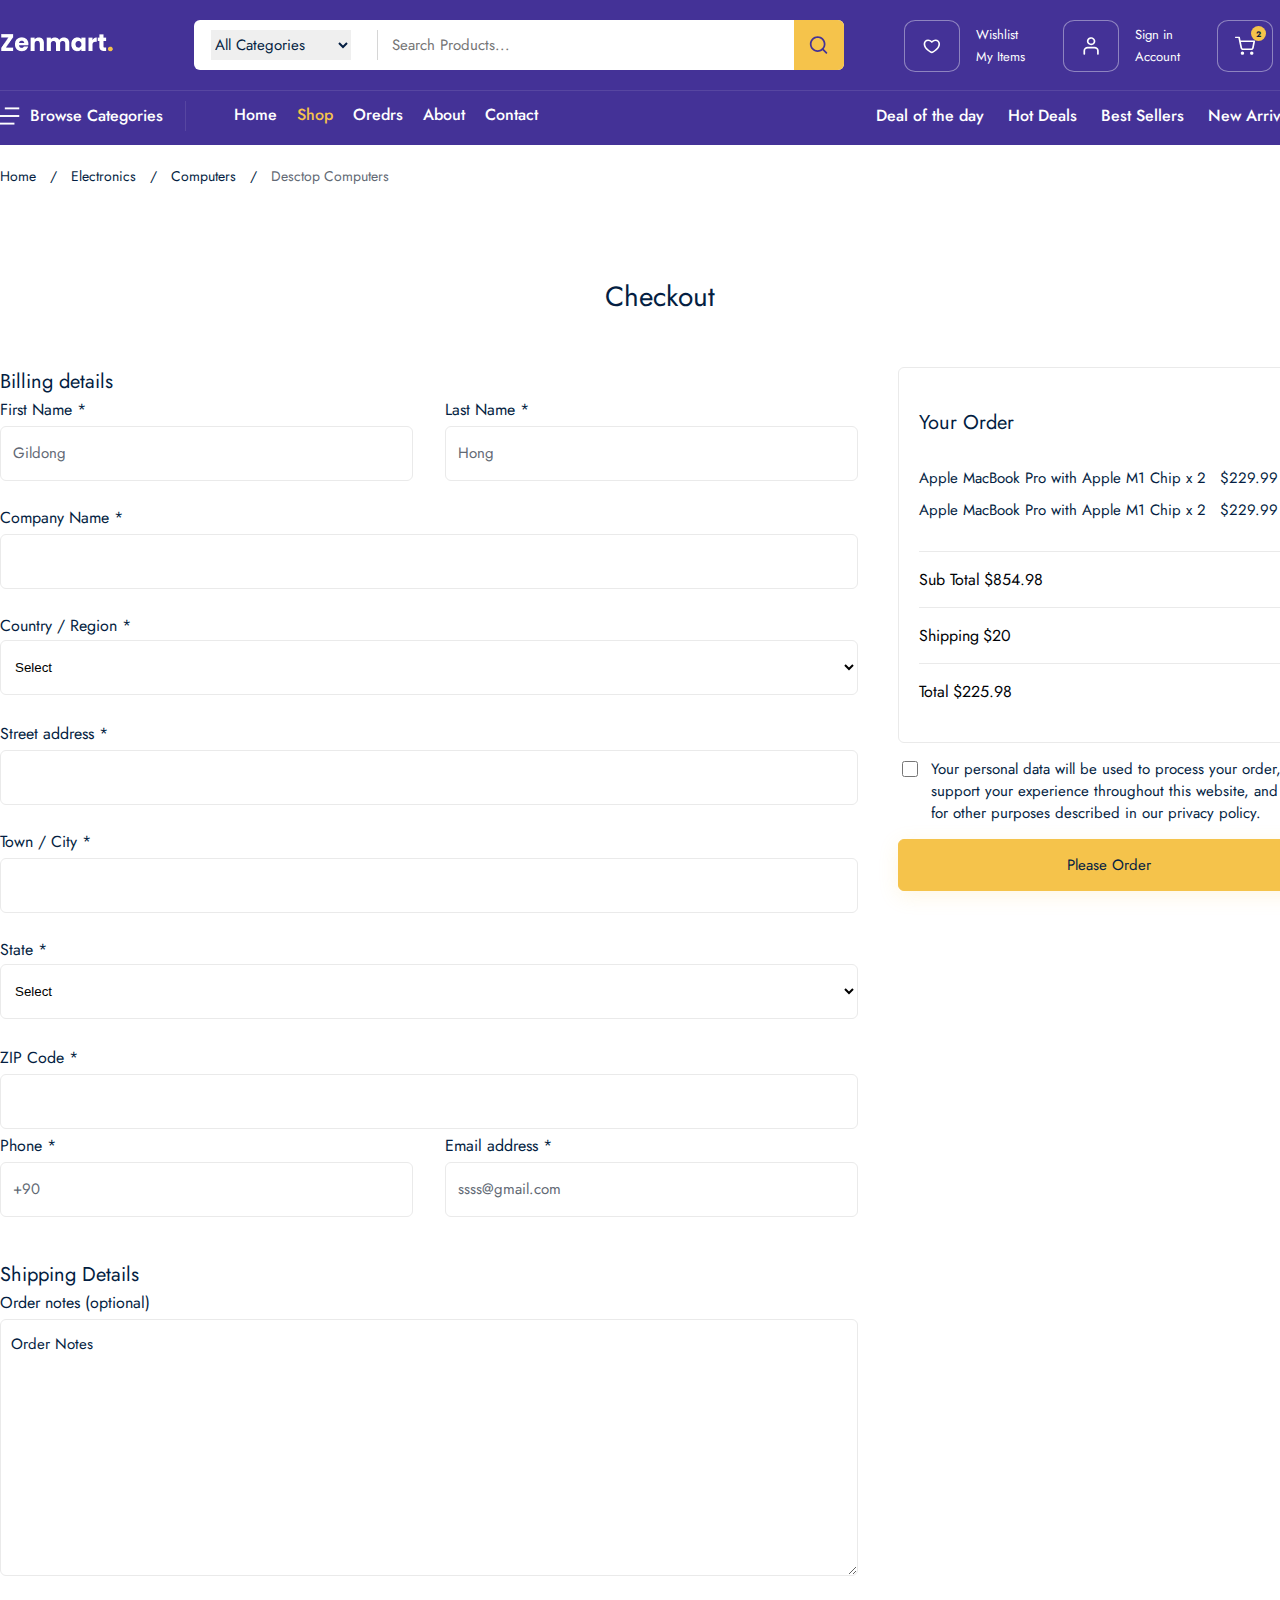
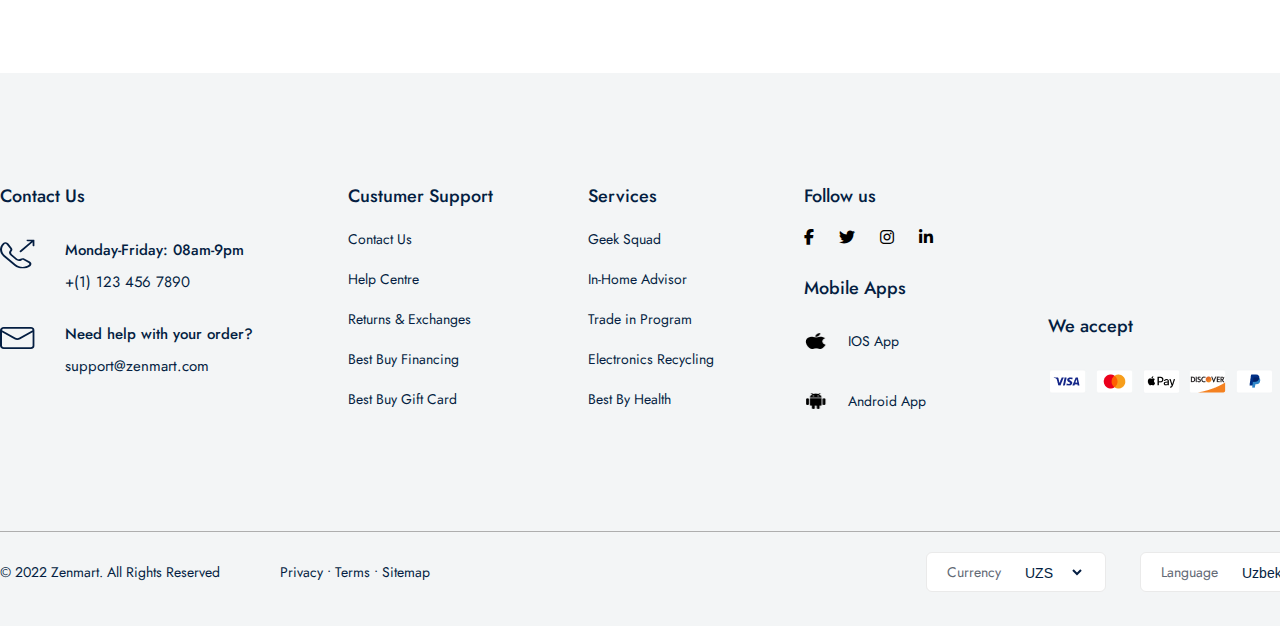
<file: order/checkout.html>
<!DOCTYPE html>
<html lang="en">
  <head>
    <meta charset="UTF-8" />
    <meta name="viewport" content="width=device-width, initial-scale=1.0" />
    <title>Zenmart</title>
    <link rel="stylesheet" href="../public/css/command.css" />
    <link rel="stylesheet" href="../public/css/checkout.css" />
    <link
      href="https://fonts.googleapis.com/css2?family=Jost:wght@400;700&display=swap"
      rel="stylesheet"
    />
    <link
      rel="stylesheet"
      href="https://cdnjs.cloudflare.com/ajax/libs/font-awesome/6.7.2/css/all.min.css"
      integrity="sha512-Evv84Mr4kqVGRNSgIGL/F/aIDqQb7xQ2vcrdIwxfjThSH8CSR7PBEakCr51Ck+w+/U6swU2Im1vVX0SVk9ABhg=="
      crossorigin="anonymous"
      referrerpolicy="no-referrer"
    />
  </head>
  <body>
    <div class="navbar_frame">
      <div class="container">
        <div class="navbar_top">
          <a href="">
            <img src="../public/images/images/icons/logo.png" alt="" />
          </a>
          <div class="nav_search_frame">
            <div class="search_box">
              <div class="category_list">
                <select>
                  <option value="selected">All Categories</option>
                  <option value="">Computer</option>
                </select>
              </div>
              <input type="search" placeholder="Search Products..." />
            </div>
            <div class="search_icon_box">
              <img src="../public/images/images/icons/search.svg" alt="" />
            </div>
          </div>
          <div class="nav_top_menu">
            <a href="../order/cart.html">
              <div class="top_menu_box">
                <div class="box_icon_box">
                  <img src="../public/images/images/icons/heart.svg" alt="" />
                </div>
                <div class="box_info_box">
                  <span>Wishlist</span>
                  <strong>My Items</strong>
                </div>
              </div>
            </a>
            <a href="./other/login.html">
              <div class="top_menu_box">
                <div class="box_icon_box">
                  <img src="../public/images/images/icons/profile.svg" alt="" />
                </div>
                <div class="box_info_box">
                  <span>Sign in</span>
                  <strong>Account</strong>
                </div>
              </div>
            </a>
            <a href="../order/cart.html">
              <div class="top_menu_box">
                <div class="box_icon_box">
                  <div class="basket_count">2</div>
                  <img
                    src="../public/images/images/icons/shopping-cart.svg"
                    alt=""
                  />
                </div>
                <div class="box_info_box">
                  <span>$200</span>
                  <strong>Total</strong>
                </div>
              </div>
            </a>
          </div>
        </div>
        <div class="navbar_bott">
          <div class="navbar_bott_menu_box">
            <div class="browse_box">
              <img src="../public/images/images/icons/browse.svg" alt="" />
              <span>Browse Categories</span>
            </div>
            <div class="navbar_route_menu">
              <div class="router_menu">
                <a href="/index1.html">Home</a>
              </div>
              <div class="router_menu">
                <a href="./all.html" class="active">Shop</a>
              </div>
              <div class="router_menu">
                <a href="../order/cart.html">Oredrs</a>
              </div>
              <div class="router_menu">
                <a href="../other/about.html">About</a>
              </div>
              <div class="router_menu">
                <a href="../other/contact.html">Contact</a>
              </div>
            </div>
            <div class="sorting_menu">
              <span>Deal of the day</span>
              <span>Hot Deals</span>
              <span>Best Sellers</span>
              <span>New Arrivals</span>
            </div>
          </div>
        </div>
      </div>
    </div>

    <div class="checkout_page">
      <div class="page_router">
        <span>Home</span>
        <span class="drop">/</span>
        <span>Electronics</span>
        <span class="drop">/</span>
        <span>Computers</span>
        <span class="drop">/</span>
        <span class="active">Desctop Computers</span>
      </div>
      <div class="title_div">
        <span>Checkout</span>
      </div>
      <div class="checkout_frame">
        <div class="container">
          <div class="ch_content_box">
            <div class="top_form_box">
              <!-- <div> -->
              <span class="main_title">Billing details</span>
              <div class="double_input_box">
                <div class="double_input">
                  <label for="first_name">First Name *</label>
                  <input type="text" placeholder="Gildong" id="first_name" />
                </div>
                <div class="double_input">
                  <label for="last_name">Last Name *</label>
                  <input type="text" placeholder="Hong" id="last_name" />
                </div>
              </div>
              <div class="input_box">
                <label for="company_name">Company Name *</label>
                <input type="text" placeholder="" id="company_name" />
              </div>
              <div class="input_box">
                <label for="region">Country / Region *</label>
                <select name="" id="region">
                  <option value="" selected disabled>Select</option>
                </select>
              </div>
              <div class="input_box">
                <label for="street_address">Street address *</label>
                <input type="text" placeholder="" id="street_address" />
              </div>
              <div class="input_box">
                <label for="town_city">Town / City *</label>
                <input type="text" placeholder="" id="town_city" />
              </div>
              <div class="input_box">
                <label for="region">State *</label>
                <select name="" id="region">
                  <option value="" selected disabled>Select</option>
                </select>
              </div>
              <div class="input_box">
                <label for="zip_code">ZIP Code *</label>
                <input type="text" placeholder="" id="zip_code" />
              </div>
              <div class="double_input_box">
                <div class="double_input">
                  <label for="phone">Phone *</label>
                  <input type="text" placeholder="+90" id="phone" />
                </div>
                <div class="double_input">
                  <label for="email_address">Email address *</label>
                  <input
                    type="text"
                    placeholder="ssss@gmail.com"
                    id="email_address"
                  />
                </div>
              </div>
              <!-- </div> -->
            </div>
            <div class="bott_shipping_box">
              <span>Shipping Details</span>
              <div class="order_notes_box">
                <label for="order-notes">Order notes (optional)</label>
                <textarea
                  id="order-notes"
                  name="order_notes"
                  placeholder="Order Notes"
                ></textarea>
              </div>
            </div>
          </div>
          <div class="order_box">
            <div class="order_info">
              <div class="cart_title">Your Order</div>
              <div class="product_info">
                <div>
                  <span>Apple MacBook Pro with Apple M1 Chip x 2</span>
                  <span>$229.99</span>
                </div>
                <div>
                  <span>Apple MacBook Pro with Apple M1 Chip x 2</span>
                  <span>$229.99</span>
                </div>
              </div>
              <div class="total_price">
                <hr />
                <div>
                  <span>Sub Total</span>
                  <span>$854.98</span>
                </div>
                <hr />
                <div>
                  <span>Shipping</span>
                  <span>$20</span>
                </div>
                <hr />
                <div>
                  <span>Total</span>
                  <span>$225.98</span>
                </div>
              </div>
            </div>
            <div class="consent_box">
              <div class="checkbox">
                <label>
                  <input type="checkbox" name="agreement" value="agree" />
                </label>
              </div>
              <p>
                Your personal data will be used to process your order, support
                your experience throughout this website, and for other purposes
                described in our privacy policy.
              </p>
            </div>
            <a href="../order/received.html">
              <button>Please Order</button>
            </a>
          </div>
        </div>
      </div>
    </div>

    <div class="footer_frame">
      <div class="container">
        <div class="footer_top">
          <div class="footer_contact_box">
            <span class="footer_spec_title">Contact Us</span>
            <div class="footer_contact_main">
              <img src="../public/images/images/icons/phone-call.svg" alt="" />
              <div>
                <strong>Monday-Friday: 08am-9pm</strong>
                <span>+(1) 123 456 7890</span>
              </div>
            </div>
            <div class="footer_contact_main">
              <img src="../public/images/images/icons/email.svg" alt="" />
              <div>
                <strong>Need help with your order?</strong>
                <span>support@zenmart.com</span>
              </div>
            </div>
          </div>
          <div class="footer_support_box">
            <span class="footer_spec_title" style="margin-bottom: 10px"
              >Custumer Support</span
            >
            <a href="">Contact Us</a>
            <a href="">Help Centre</a>
            <a href="">Returns & Exchanges</a>
            <a href="">Best Buy Financing</a>
            <a href="">Best Buy Gift Card</a>
          </div>
          <div class="footer_support_box">
            <span class="footer_spec_title" style="margin-bottom: 10px"
              >Services</span
            >
            <a href="">Geek Squad</a>
            <a href="">In-Home Advisor</a>
            <a href="">Trade in Program</a>
            <a href="">Electronics Recycling</a>
            <a href="">Best By Health</a>
          </div>
          <div class="footer_media_box">
            <div class="footer_media_main">
              <span class="footer_spec_title" style="margin-bottom: 20px"
                >Follow us</span
              >
              <div class="media_box">
                <i class="fa-brands fa-facebook-f"></i>
                <i class="fa-brands fa-twitter"></i>
                <i class="fa-brands fa-instagram"></i>
                <i class="fa-brands fa-linkedin-in"></i>
              </div>
            </div>
            <div class="footer_media_main" style="margin-top: 30px">
              <span class="footer_spec_title" style="margin-bottom: 20px"
                >Mobile Apps</span
              >
              <div class="mobile_app_box">
                <img
                  src="../public/images/images/icons/apple_icon.png"
                  alt=""
                />
                <span>IOS App</span>
              </div>
              <div class="mobile_app_box">
                <img
                  src="../public/images/images/icons/android_icon.png"
                  alt=""
                />
                <span>Android App</span>
              </div>
            </div>
          </div>
          <div class="footer_media_box">
            <div class="footer_media_main">
              <span class="footer_spec_title" style="margin-top: 130px"
                >We accept</span
              >
              <div class="card_box">
                <img src="../public/images/images/icons/visa.png" alt="" />
                <img
                  src="../public/images/images/icons/master_card.png"
                  alt=""
                />
                <img src="../public/images/images/icons/apple_pay.png" alt="" />
                <img src="../public/images/images/icons/dicvover.png" alt="" />
                <img src="../public/images/images/icons/paypal.png" alt="" />
                <img src="../public/images/images/icons/amex.png" alt="" />
              </div>
            </div>
          </div>
        </div>
        <div class="footer_bottom">
          <div class="footer_main">
            <div class="footer_bottom_left">
              <span>© 2022 Zenmart. All Rights Reserved</span>
              <span>Privacy • Terms • Sitemap</span>
            </div>
            <div class="footer_bottom_right">
              <div class="footer_select_box">
                <span>Currency</span>
                <select name="" id="">
                  <option value="" selected>USD</option>
                  <option value="" selected>UZS</option>
                </select>
              </div>
              <div class="footer_select_box">
                <span>Language</span>
                <select name="" id="">
                  <option value="" selected>English</option>
                  <option value="" selected>Uzbek</option>
                </select>
              </div>
            </div>
          </div>
        </div>
      </div>
    </div>
  </body>
</html>
</file>
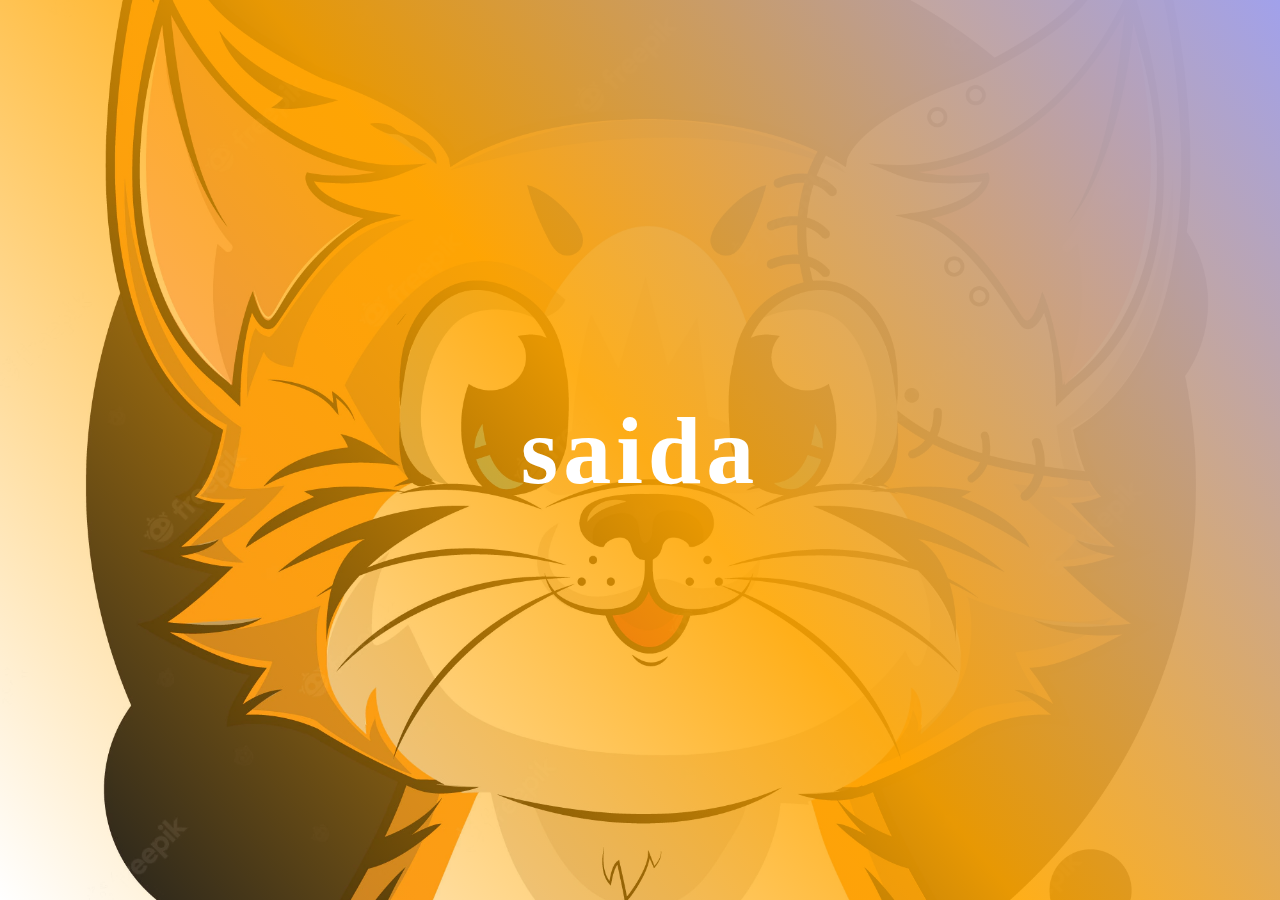
<file: order/indextest.html>
<!DOCTYPE html>
<html lang="en">
  <head>
    <meta charset="UTF-8" />
    <meta name="viewport" content="width=device-width, initial-scale=1.0" />
    <title>Document</title>
    <link rel="stylesheet" href="../public/css/indextest.css" />
  </head>
  <body>
    <div class="image">
      <h1>saida</h1>
    </div>
  </body>
</html>
</file>
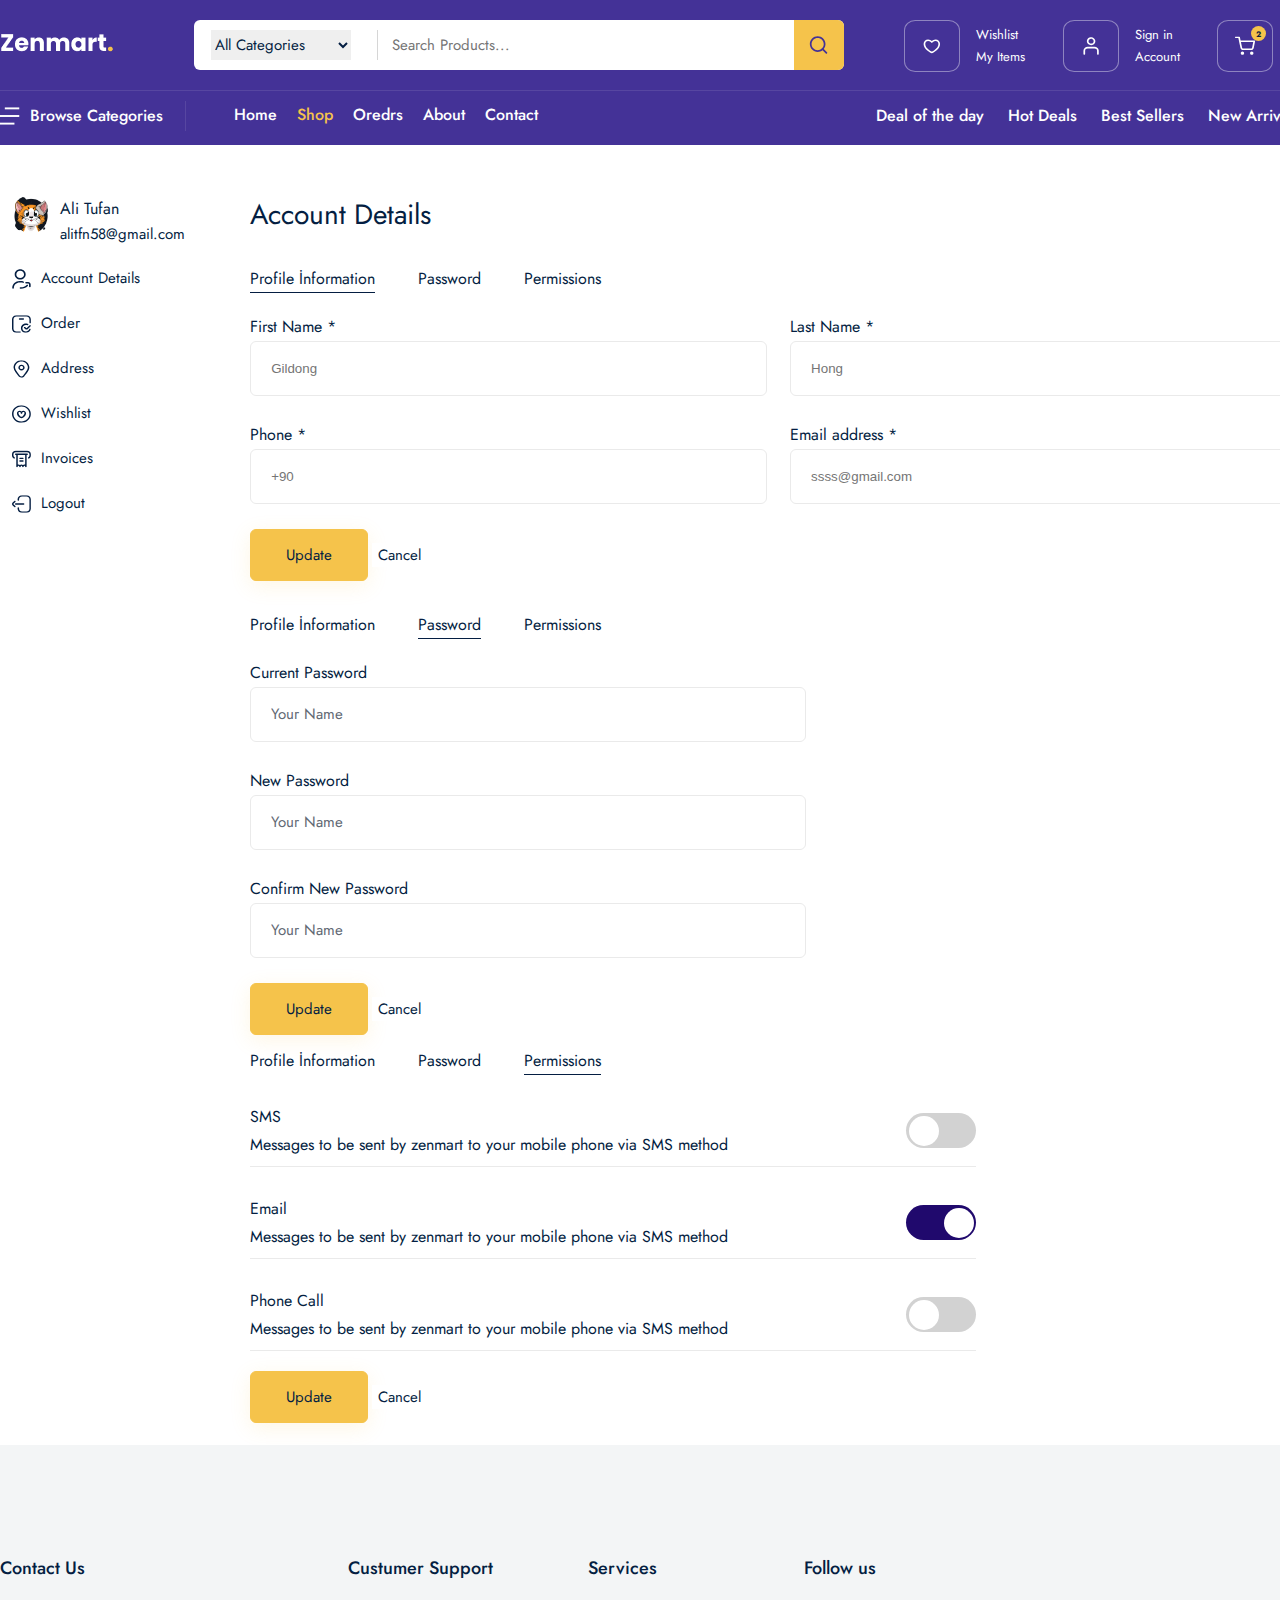
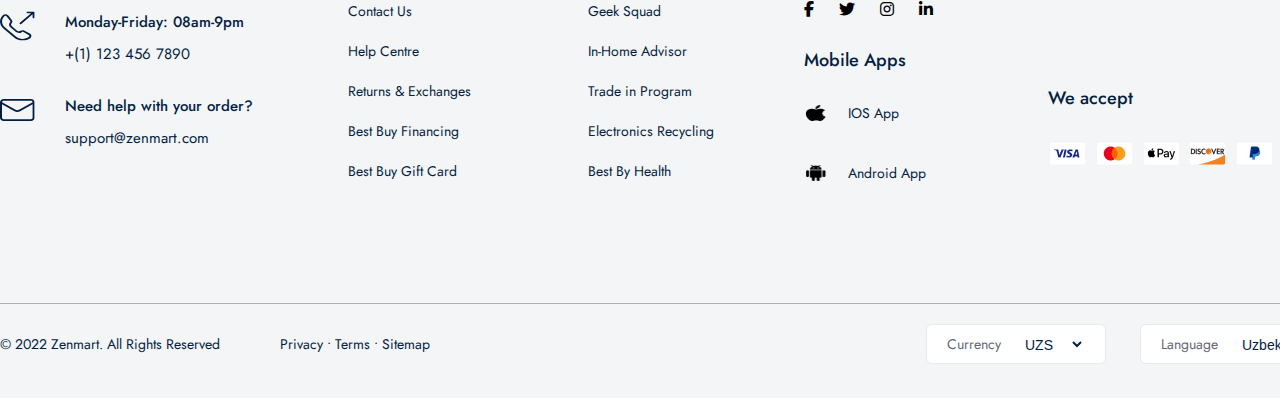
<file: order/mypage.html>
<!DOCTYPE html>
<html lang="en">
  <head>
    <meta charset="UTF-8" />
    <meta name="viewport" content="width=device-width, initial-scale=1.0" />
    <title>Zenmart</title>
    <link rel="stylesheet" href="../public/css/command.css" />
    <link rel="stylesheet" href="../public/css/mypage.css" />
    <link
      href="https://fonts.googleapis.com/css2?family=Jost:wght@400;700&display=swap"
      rel="stylesheet"
    />
    <link
      rel="stylesheet"
      href="https://cdnjs.cloudflare.com/ajax/libs/font-awesome/6.7.2/css/all.min.css"
      integrity="sha512-Evv84Mr4kqVGRNSgIGL/F/aIDqQb7xQ2vcrdIwxfjThSH8CSR7PBEakCr51Ck+w+/U6swU2Im1vVX0SVk9ABhg=="
      crossorigin="anonymous"
      referrerpolicy="no-referrer"
    />
  </head>
  <body>
    <div class="navbar_frame">
      <div class="container">
        <div class="navbar_top">
          <a href="">
            <img src="../public/images/images/icons/logo.png" alt="" />
          </a>
          <div class="nav_search_frame">
            <div class="search_box">
              <div class="category_list">
                <select>
                  <option value="selected">All Categories</option>
                  <option value="">Computer</option>
                </select>
              </div>
              <input type="search" placeholder="Search Products..." />
            </div>
            <div class="search_icon_box">
              <img src="../public/images/images/icons/search.svg" alt="" />
            </div>
          </div>
          <div class="nav_top_menu">
            <a href="../order/cart.html">
              <div class="top_menu_box">
                <div class="box_icon_box">
                  <img src="../public/images/images/icons/heart.svg" alt="" />
                </div>
                <div class="box_info_box">
                  <span>Wishlist</span>
                  <strong>My Items</strong>
                </div>
              </div>
            </a>
            <a href="./other/login.html">
              <div class="top_menu_box">
                <div class="box_icon_box">
                  <img src="../public/images/images/icons/profile.svg" alt="" />
                </div>
                <div class="box_info_box">
                  <span>Sign in</span>
                  <strong>Account</strong>
                </div>
              </div>
            </a>
            <a href="../order/cart.html">
              <div class="top_menu_box">
                <div class="box_icon_box">
                  <div class="basket_count">2</div>
                  <img
                    src="../public/images/images/icons/shopping-cart.svg"
                    alt=""
                  />
                </div>
                <div class="box_info_box">
                  <span>$200</span>
                  <strong>Total</strong>
                </div>
              </div>
            </a>
          </div>
        </div>
        <div class="navbar_bott">
          <div class="navbar_bott_menu_box">
            <div class="browse_box">
              <img src="../public/images/images/icons/browse.svg" alt="" />
              <span>Browse Categories</span>
            </div>
            <div class="navbar_route_menu">
              <div class="router_menu">
                <a href="/index1.html">Home</a>
              </div>
              <div class="router_menu">
                <a href="./all.html" class="active">Shop</a>
              </div>
              <div class="router_menu">
                <a href="../order/cart.html">Oredrs</a>
              </div>
              <div class="router_menu">
                <a href="../other/about.html">About</a>
              </div>
              <div class="router_menu">
                <a href="../other/contact.html">Contact</a>
              </div>
            </div>
            <div class="sorting_menu">
              <span>Deal of the day</span>
              <span>Hot Deals</span>
              <span>Best Sellers</span>
              <span>New Arrivals</span>
            </div>
          </div>
        </div>
      </div>
    </div>

    <div class="mypage_page">
      <div class="mypage_main">
        <div class="container">
          <div class="profile_settings">
            <div class="profile_info">
              <img src="../public/images/images/icons/profile.jpg" alt="" />
              <div class="name_mail">
                <span>Ali Tufan</span>
                <p>alitfn58@gmail.com</p>
              </div>
            </div>
            <div class="setting_main">
              <div class="setting_box">
                <img src="../public/images/images/icons/my_account.svg" />
                <span>Account Details</span>
              </div>
              <div class="setting_box">
                <img src="../public/images/images/icons/order_icon.svg" />
                <span>Order</span>
              </div>
              <div class="setting_box">
                <img src="../public/images/images/icons/location_icon.svg" />
                <span>Address</span>
              </div>
              <div class="setting_box">
                <img src="../public/images/images/icons/wishlist_icon.svg" />
                <span>Wishlist</span>
              </div>
              <div class="setting_box">
                <img src="../public/images/images/icons/invoice_icon.svg" />
                <span>Invoices</span>
              </div>
              <div class="setting_box">
                <img src="../public/images/images/icons/logout_icon.svg" />
                <span>Logout</span>
              </div>
            </div>
          </div>
          <div class="profile_details">
            <div class="page_title">Account Details</div>
            <div class="details_box">
              <div class="setting_router">
                <span class="active">Profile İnformation</span>
                <span> Password</span>
                <span>Permissions</span>
              </div>
              <div class="double_input_cont">
                <div class="double_input_box">
                  <div class="double_input">
                    <label for="first_name">First Name *</label>
                    <input type="text" placeholder="Gildong" id="first_name" />
                  </div>
                  <div class="double_input">
                    <label for="last_name">Last Name *</label>
                    <input type="text" placeholder="Hong" id="last_name" />
                  </div>
                </div>
                <div class="double_input_box">
                  <div class="double_input">
                    <label for="phone">Phone *</label>
                    <input type="text" placeholder="+90" id="phone" />
                  </div>
                  <div class="double_input">
                    <label for="email_address">Email address *</label>
                    <input
                      type="text"
                      placeholder="ssss@gmail.com"
                      id="email_address"
                    />
                  </div>
                </div>
                <div class="upd_btn">
                  <a href="../other/contact.html">
                    <button>Update</button>
                  </a>

                  <button>Cancel</button>
                </div>
              </div>

              <div class="pass_box">
                <div class="setting_router">
                  <span>Profile İnformation</span>
                  <span class="active"> Password</span>
                  <span>Permissions</span>
                </div>
                <div class="pass_change_box">
                  <div class="input_box">
                    <label for="phone">Current Password</label>
                    <input type="text" placeholder="Your Name" id="phone" />
                  </div>
                  <div class="input_box">
                    <label for="phone">New Password</label>
                    <input type="text" placeholder="Your Name" id="phone" />
                  </div>
                  <div class="input_box">
                    <label for="phone">Confirm New Password</label>
                    <input type="text" placeholder="Your Name" id="phone" />
                  </div>
                </div>
                <div class="upd_btn">
                  <a href="../other/contact.html">
                    <button>Update</button>
                  </a>
                  <button>Cancel</button>
                </div>
              </div>
              <div class="permissions_box">
                <div class="setting_router">
                  <span>Profile İnformation</span>
                  <span> Password</span>
                  <span class="active">Permissions</span>
                </div>

                <div class="contact_permissions">
                  <div class="contact_box">
                    <span>SMS</span>
                    <span
                      >Messages to be sent by zenmart to your mobile phone via
                      SMS method</span
                    >
                  </div>
                  <div class="toggle_box">
                    <input type="checkbox" id="check1" />
                    <label for="check1" class="button"></label>
                  </div>
                </div>
                <div class="contact_permissions">
                  <div class="contact_box">
                    <span>Email</span>
                    <span
                      >Messages to be sent by zenmart to your mobile phone via
                      SMS method</span
                    >
                  </div>
                  <div class="toggle_box">
                    <input type="checkbox" id="check2" checked />
                    <label for="check2" class="button"></label>
                  </div>
                </div>
                <div class="contact_permissions">
                  <div class="contact_box">
                    <span>Phone Call</span>
                    <span
                      >Messages to be sent by zenmart to your mobile phone via
                      SMS method</span
                    >
                  </div>
                  <div class="toggle_box">
                    <input type="checkbox" id="check3" />
                    <label for="check3" class="button"></label>
                  </div>
                </div>
                <div class="upd_btn" style="margin-top: 20px">
                  <a href="../other/contact.html">
                    <button>Update</button>
                  </a>
                  <button>Cancel</button>
                </div>
              </div>
            </div>
          </div>
        </div>
      </div>
    </div>

    <div class="footer_frame">
      <div class="container">
        <div class="footer_top">
          <div class="footer_contact_box">
            <span class="footer_spec_title">Contact Us</span>
            <div class="footer_contact_main">
              <img src="../public/images/images/icons/phone-call.svg" alt="" />
              <div>
                <strong>Monday-Friday: 08am-9pm</strong>
                <span>+(1) 123 456 7890</span>
              </div>
            </div>
            <div class="footer_contact_main">
              <img src="../public/images/images/icons/email.svg" alt="" />
              <div>
                <strong>Need help with your order?</strong>
                <span>support@zenmart.com</span>
              </div>
            </div>
          </div>
          <div class="footer_support_box">
            <span class="footer_spec_title" style="margin-bottom: 10px"
              >Custumer Support</span
            >
            <a href="">Contact Us</a>
            <a href="">Help Centre</a>
            <a href="">Returns & Exchanges</a>
            <a href="">Best Buy Financing</a>
            <a href="">Best Buy Gift Card</a>
          </div>
          <div class="footer_support_box">
            <span class="footer_spec_title" style="margin-bottom: 10px"
              >Services</span
            >
            <a href="">Geek Squad</a>
            <a href="">In-Home Advisor</a>
            <a href="">Trade in Program</a>
            <a href="">Electronics Recycling</a>
            <a href="">Best By Health</a>
          </div>
          <div class="footer_media_box">
            <div class="footer_media_main">
              <span class="footer_spec_title" style="margin-bottom: 20px"
                >Follow us</span
              >
              <div class="media_box">
                <i class="fa-brands fa-facebook-f"></i>
                <i class="fa-brands fa-twitter"></i>
                <i class="fa-brands fa-instagram"></i>
                <i class="fa-brands fa-linkedin-in"></i>
              </div>
            </div>
            <div class="footer_media_main" style="margin-top: 30px">
              <span class="footer_spec_title" style="margin-bottom: 20px"
                >Mobile Apps</span
              >
              <div class="mobile_app_box">
                <img
                  src="../public/images/images/icons/apple_icon.png"
                  alt=""
                />
                <span>IOS App</span>
              </div>
              <div class="mobile_app_box">
                <img
                  src="../public/images/images/icons/android_icon.png"
                  alt=""
                />
                <span>Android App</span>
              </div>
            </div>
          </div>
          <div class="footer_media_box">
            <div class="footer_media_main">
              <span class="footer_spec_title" style="margin-top: 130px"
                >We accept</span
              >
              <div class="card_box">
                <img src="../public/images/images/icons/visa.png" alt="" />
                <img
                  src="../public/images/images/icons/master_card.png"
                  alt=""
                />
                <img src="../public/images/images/icons/apple_pay.png" alt="" />
                <img src="../public/images/images/icons/dicvover.png" alt="" />
                <img src="../public/images/images/icons/paypal.png" alt="" />
                <img src="../public/images/images/icons/amex.png" alt="" />
              </div>
            </div>
          </div>
        </div>
        <div class="footer_bottom">
          <div class="footer_main">
            <div class="footer_bottom_left">
              <span>© 2022 Zenmart. All Rights Reserved</span>
              <span>Privacy • Terms • Sitemap</span>
            </div>
            <div class="footer_bottom_right">
              <div class="footer_select_box">
                <span>Currency</span>
                <select name="" id="">
                  <option value="" selected>USD</option>
                  <option value="" selected>UZS</option>
                </select>
              </div>
              <div class="footer_select_box">
                <span>Language</span>
                <select name="" id="">
                  <option value="" selected>English</option>
                  <option value="" selected>Uzbek</option>
                </select>
              </div>
            </div>
          </div>
        </div>
      </div>
    </div>
  </body>
</html>
</file>
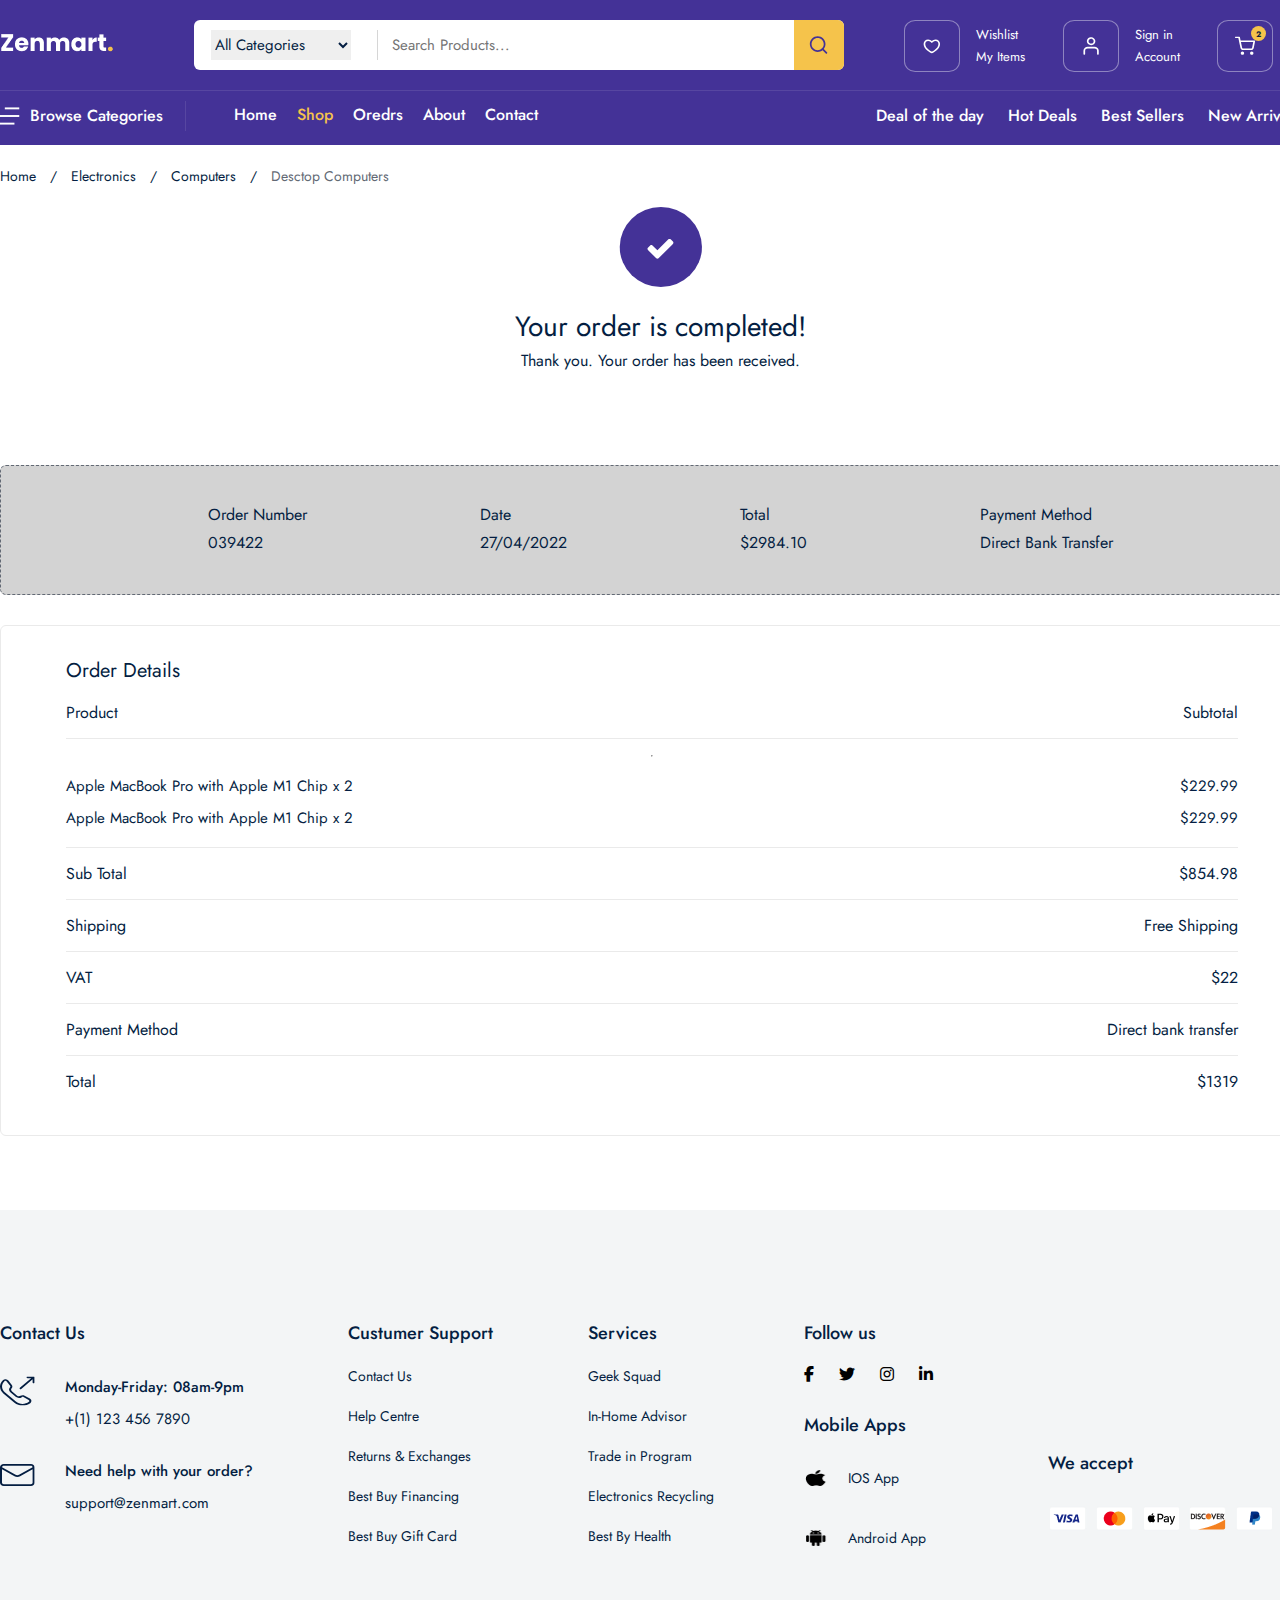
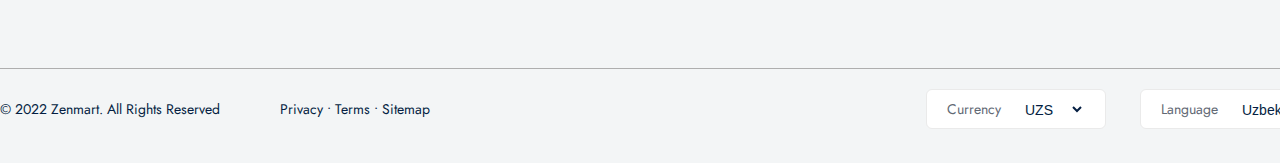
<file: order/order.html>
<!DOCTYPE html>
<html lang="en">
  <head>
    <meta charset="UTF-8" />
    <meta name="viewport" content="width=device-width, initial-scale=1.0" />
    <title>Zenmart</title>
    <link rel="stylesheet" href="../public/css/command.css" />
    <link rel="stylesheet" href="../public/css/order.css" />
    <link
      href="https://fonts.googleapis.com/css2?family=Jost:wght@400;700&display=swap"
      rel="stylesheet"
    />
    <link
      rel="stylesheet"
      href="https://cdnjs.cloudflare.com/ajax/libs/font-awesome/6.7.2/css/all.min.css"
      integrity="sha512-Evv84Mr4kqVGRNSgIGL/F/aIDqQb7xQ2vcrdIwxfjThSH8CSR7PBEakCr51Ck+w+/U6swU2Im1vVX0SVk9ABhg=="
      crossorigin="anonymous"
      referrerpolicy="no-referrer"
    />
  </head>
  <body>
    <div class="navbar_frame">
      <div class="container">
        <div class="navbar_top">
          <a href="">
            <img src="../public/images/images/icons/logo.png" alt="" />
          </a>
          <div class="nav_search_frame">
            <div class="search_box">
              <div class="category_list">
                <select>
                  <option value="selected">All Categories</option>
                  <option value="">Computer</option>
                </select>
              </div>
              <input type="search" placeholder="Search Products..." />
            </div>
            <div class="search_icon_box">
              <img src="../public/images/images/icons/search.svg" alt="" />
            </div>
          </div>
          <div class="nav_top_menu">
            <a href="../order/cart.html">
              <div class="top_menu_box">
                <div class="box_icon_box">
                  <img src="../public/images/images/icons/heart.svg" alt="" />
                </div>
                <div class="box_info_box">
                  <span>Wishlist</span>
                  <strong>My Items</strong>
                </div>
              </div>
            </a>
            <a href="./other/login.html">
              <div class="top_menu_box">
                <div class="box_icon_box">
                  <img src="../public/images/images/icons/profile.svg" alt="" />
                </div>
                <div class="box_info_box">
                  <span>Sign in</span>
                  <strong>Account</strong>
                </div>
              </div>
            </a>
            <a href="../order/cart.html">
              <div class="top_menu_box">
                <div class="box_icon_box">
                  <div class="basket_count">2</div>
                  <img
                    src="../public/images/images/icons/shopping-cart.svg"
                    alt=""
                  />
                </div>
                <div class="box_info_box">
                  <span>$200</span>
                  <strong>Total</strong>
                </div>
              </div>
            </a>
          </div>
        </div>
        <div class="navbar_bott">
          <div class="navbar_bott_menu_box">
            <div class="browse_box">
              <img src="../public/images/images/icons/browse.svg" alt="" />
              <span>Browse Categories</span>
            </div>
            <div class="navbar_route_menu">
              <div class="router_menu">
                <a href="/index1.html">Home</a>
              </div>
              <div class="router_menu">
                <a href="./all.html" class="active">Shop</a>
              </div>
              <div class="router_menu">
                <a href="../order/cart.html">Oredrs</a>
              </div>
              <div class="router_menu">
                <a href="../other/about.html">About</a>
              </div>
              <div class="router_menu">
                <a href="../other/contact.html">Contact</a>
              </div>
            </div>
            <div class="sorting_menu">
              <span>Deal of the day</span>
              <span>Hot Deals</span>
              <span>Best Sellers</span>
              <span>New Arrivals</span>
            </div>
          </div>
        </div>
      </div>
    </div>

    <div class="order_page">
      <div class="page_router">
        <span>Home</span>
        <span class="drop">/</span>
        <span>Electronics</span>
        <span class="drop">/</span>
        <span>Computers</span>
        <span class="drop">/</span>
        <span class="active">Desctop Computers</span>
      </div>
      <div class="title_div">
        <img src="../public/images/images/icons/successful.svg" alt="" />
        <span>Your order is completed!</span>
        <p>Thank you. Your order has been received.</p>
      </div>
      <div class="order_frame">
        <div class="container">
          <div class="order_success_box">
            <div class="order_info">
              <span>Order Number</span>
              <span>039422</span>
            </div>
            <div class="order_info">
              <span>Date</span>
              <span>27/04/2022</span>
            </div>
            <div class="order_info">
              <span>Total</span>
              <span>$2984.10</span>
            </div>
            <div class="order_info">
              <span>Payment Method</span>
              <span>Direct Bank Transfer</span>
            </div>
          </div>
          <div class="order_details_box">
            <div class="or_info">
              <div class="cart_title">Order Details</div>
              <div class="total_price">
                <div>
                    <span>Product</span>
                <span>Subtotal</span>
                </div>
                <hr>
              </div>
              <div class="product_info">
                <hr />
                <div>
                  <span>Apple MacBook Pro with Apple M1 Chip x 2</span>
                  <span>$229.99</span>
                </div>
                <div>
                  <span>Apple MacBook Pro with Apple M1 Chip x 2</span>
                  <span>$229.99</span>
                </div>
              </div>
              <div class="total_price">
                <hr />
                <div>
                  <span>Sub Total</span>
                  <span>$854.98</span>
                </div>
                <hr />
                <div>
                  <span>Shipping</span>
                  <span>Free Shipping</span>
                </div>
                <hr />
                <div>
                  <span>VAT</span>
                  <span>$22</span>
                </div>
                <hr />
                <div>
                  <span>Payment Method</span>
                  <span>Direct bank transfer</span>
                </div>
                <hr />
                <div>
                  <span>Total</span>
                  <span>$1319</span>
                </div>
              </div>
            </div>
          </div>
          </div>
        </div>
      </div>
    </div>

    <div class="footer_frame">
      <div class="container">
        <div class="footer_top">
          <div class="footer_contact_box">
            <span class="footer_spec_title">Contact Us</span>
            <div class="footer_contact_main">
              <img src="../public/images/images/icons/phone-call.svg" alt="" />
              <div>
                <strong>Monday-Friday: 08am-9pm</strong>
                <span>+(1) 123 456 7890</span>
              </div>
            </div>
            <div class="footer_contact_main">
              <img src="../public/images/images/icons/email.svg" alt="" />
              <div>
                <strong>Need help with your order?</strong>
                <span>support@zenmart.com</span>
              </div>
            </div>
          </div>
          <div class="footer_support_box">
            <span class="footer_spec_title" style="margin-bottom: 10px"
              >Custumer Support</span
            >
            <a href="">Contact Us</a>
            <a href="">Help Centre</a>
            <a href="">Returns & Exchanges</a>
            <a href="">Best Buy Financing</a>
            <a href="">Best Buy Gift Card</a>
          </div>
          <div class="footer_support_box">
            <span class="footer_spec_title" style="margin-bottom: 10px"
              >Services</span
            >
            <a href="">Geek Squad</a>
            <a href="">In-Home Advisor</a>
            <a href="">Trade in Program</a>
            <a href="">Electronics Recycling</a>
            <a href="">Best By Health</a>
          </div>
          <div class="footer_media_box">
            <div class="footer_media_main">
              <span class="footer_spec_title" style="margin-bottom: 20px"
                >Follow us</span
              >
              <div class="media_box">
                <i class="fa-brands fa-facebook-f"></i>
                <i class="fa-brands fa-twitter"></i>
                <i class="fa-brands fa-instagram"></i>
                <i class="fa-brands fa-linkedin-in"></i>
              </div>
            </div>
            <div class="footer_media_main" style="margin-top: 30px">
              <span class="footer_spec_title" style="margin-bottom: 20px"
                >Mobile Apps</span
              >
              <div class="mobile_app_box">
                <img
                  src="../public/images/images/icons/apple_icon.png"
                  alt=""
                />
                <span>IOS App</span>
              </div>
              <div class="mobile_app_box">
                <img
                  src="../public/images/images/icons/android_icon.png"
                  alt=""
                />
                <span>Android App</span>
              </div>
            </div>
          </div>
          <div class="footer_media_box">
            <div class="footer_media_main">
              <span class="footer_spec_title" style="margin-top: 130px"
                >We accept</span
              >
              <div class="card_box">
                <img src="../public/images/images/icons/visa.png" alt="" />
                <img
                  src="../public/images/images/icons/master_card.png"
                  alt=""
                />
                <img src="../public/images/images/icons/apple_pay.png" alt="" />
                <img src="../public/images/images/icons/dicvover.png" alt="" />
                <img src="../public/images/images/icons/paypal.png" alt="" />
                <img src="../public/images/images/icons/amex.png" alt="" />
              </div>
            </div>
          </div>
        </div>
        <div class="footer_bottom">
          <div class="footer_main">
            <div class="footer_bottom_left">
              <span>© 2022 Zenmart. All Rights Reserved</span>
              <span>Privacy • Terms • Sitemap</span>
            </div>
            <div class="footer_bottom_right">
              <div class="footer_select_box">
                <span>Currency</span>
                <select name="" id="">
                  <option value="" selected>USD</option>
                  <option value="" selected>UZS</option>
                </select>
              </div>
              <div class="footer_select_box">
                <span>Language</span>
                <select name="" id="">
                  <option value="" selected>English</option>
                  <option value="" selected>Uzbek</option>
                </select>
              </div>
            </div>
          </div>
        </div>
      </div>
    </div>
  </body>
</html>
</file>
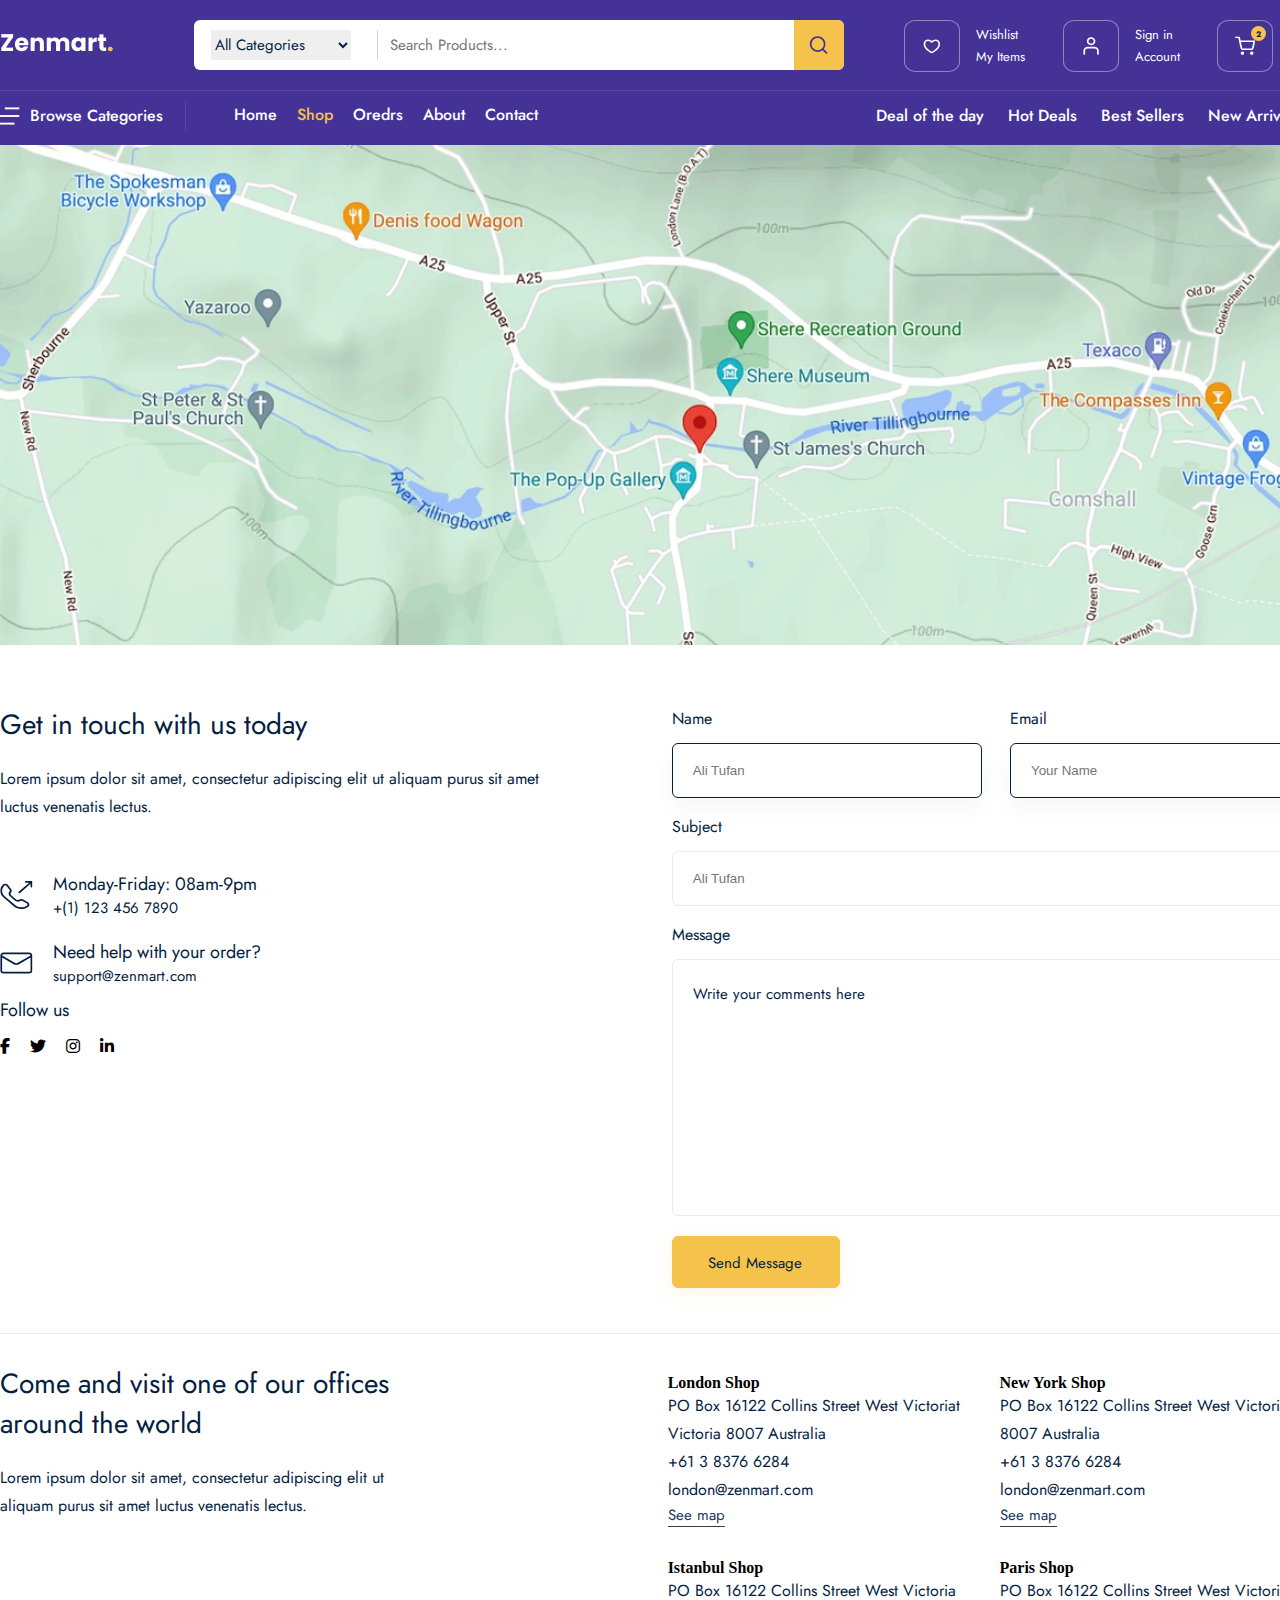
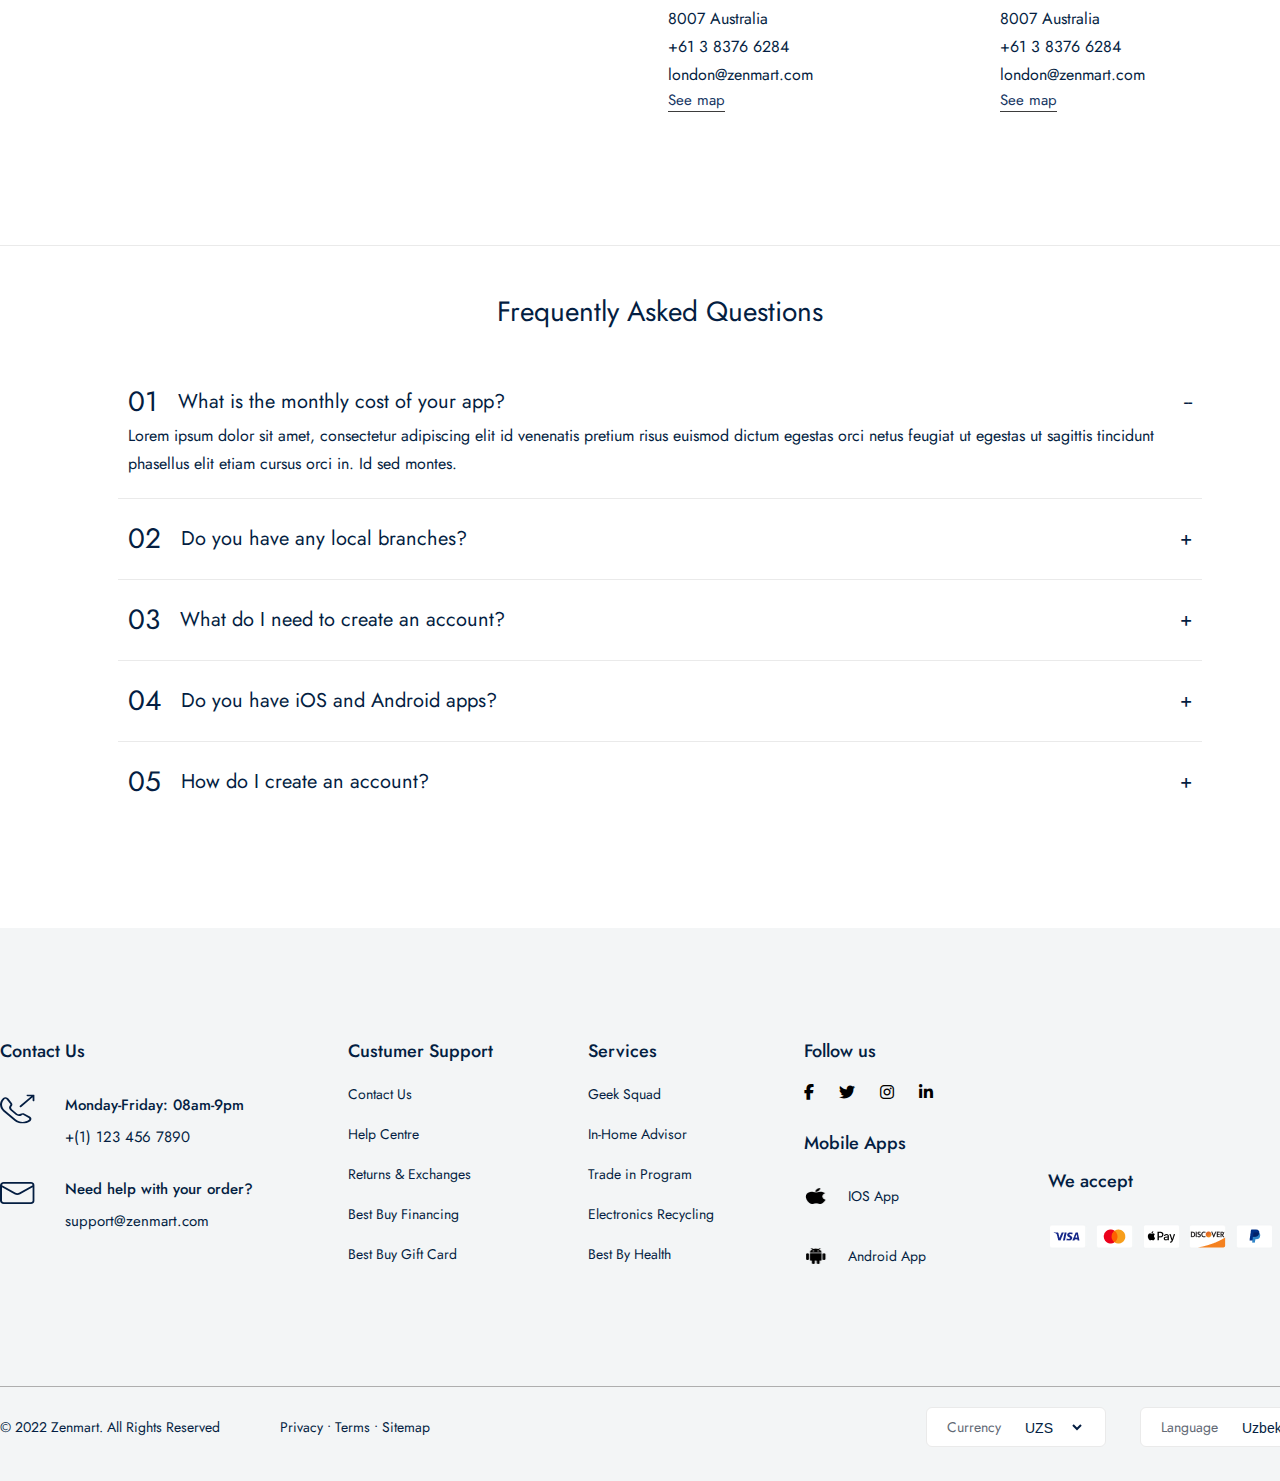
<file: other/contact.html>
<!DOCTYPE html>
<html lang="en">
  <head>
    <meta charset="UTF-8" />
    <meta name="viewport" content="width=device-width, initial-scale=1.0" />
    <title>Zenmart</title>
    <link rel="stylesheet" href="../public/css/command.css" />
    <link rel="stylesheet" href="../public/css/contact.css" />
    <link
      href="https://fonts.googleapis.com/css2?family=Jost:wght@400;700&display=swap"
      rel="stylesheet"
    />
    <link
      rel="stylesheet"
      href="https://cdnjs.cloudflare.com/ajax/libs/font-awesome/6.7.2/css/all.min.css"
      integrity="sha512-Evv84Mr4kqVGRNSgIGL/F/aIDqQb7xQ2vcrdIwxfjThSH8CSR7PBEakCr51Ck+w+/U6swU2Im1vVX0SVk9ABhg=="
      crossorigin="anonymous"
      referrerpolicy="no-referrer"
    />
  </head>
  <body>
    <div class="navbar_frame">
      <div class="container">
        <div class="navbar_top">
          <a href="">
            <img src="../public/images/images/icons/logo.png" alt="" />
          </a>
          <div class="nav_search_frame">
            <div class="search_box">
              <div class="category_list">
                <select>
                  <option value="selected">All Categories</option>
                  <option value="">Computer</option>
                </select>
              </div>
              <input type="search" placeholder="Search Products..." />
            </div>
            <div class="search_icon_box">
              <img src="../public/images/images/icons/search.svg" alt="" />
            </div>
          </div>
          <div class="nav_top_menu">
            <a href="../order/cart.html">
              <div class="top_menu_box">
                <div class="box_icon_box">
                  <img src="../public/images/images/icons/heart.svg" alt="" />
                </div>
                <div class="box_info_box">
                  <span>Wishlist</span>
                  <strong>My Items</strong>
                </div>
              </div>
            </a>
            <a href="./other/login.html">
              <div class="top_menu_box">
                <div class="box_icon_box">
                  <img src="../public/images/images/icons/profile.svg" alt="" />
                </div>
                <div class="box_info_box">
                  <span>Sign in</span>
                  <strong>Account</strong>
                </div>
              </div>
            </a>
            <a href="../order/cart.html">
              <div class="top_menu_box">
                <div class="box_icon_box">
                  <div class="basket_count">2</div>
                  <img
                    src="../public/images/images/icons/shopping-cart.svg"
                    alt=""
                  />
                </div>
                <div class="box_info_box">
                  <span>$200</span>
                  <strong>Total</strong>
                </div>
              </div>
            </a>
          </div>
        </div>
        <div class="navbar_bott">
          <div class="navbar_bott_menu_box">
            <div class="browse_box">
              <img src="../public/images/images/icons/browse.svg" alt="" />
              <span>Browse Categories</span>
            </div>
            <div class="navbar_route_menu">
              <div class="router_menu">
                <a href="/index1.html">Home</a>
              </div>
              <div class="router_menu">
                <a href="./all.html" class="active">Shop</a>
              </div>
              <div class="router_menu">
                <a href="../order/cart.html">Oredrs</a>
              </div>
              <div class="router_menu">
                <a href="../other/about.html">About</a>
              </div>
              <div class="router_menu">
                <a href="../other/contact.html">Contact</a>
              </div>
            </div>
            <div class="sorting_menu">
              <span>Deal of the day</span>
              <span>Hot Deals</span>
              <span>Best Sellers</span>
              <span>New Arrivals</span>
            </div>
          </div>
        </div>
      </div>
    </div>
    <div class="map_image"></div>
    <div class="contact_page">
      <div class="container">
        <div class="contact_main">
          <div class="get_in_box">
            <div class="contact_boxes">
              <div class="text">
                <span>Get in touch with us today</span>
                <p>
                  Lorem ipsum dolor sit amet, consectetur adipiscing elit ut
                  aliquam purus sit amet luctus venenatis lectus.
                </p>
              </div>

              <div class="contact_box">
                <img
                  src="../public/images/images/icons/phone-call.svg"
                  alt=""
                />
                <div>
                  <strong>Monday-Friday: 08am-9pm</strong>
                  <span>+(1) 123 456 7890</span>
                </div>
              </div>
              <div class="contact_box">
                <img src="../public/images/images/icons/email.svg" alt="" />
                <div>
                  <strong>Need help with your order?</strong>
                  <span>support@zenmart.com</span>
                </div>
              </div>
              <div class="media_box">
                <span>Follow us</span>
                <div>
                  <i class="fa-brands fa-facebook-f"></i>
                  <i class="fa-brands fa-twitter"></i>
                  <i class="fa-brands fa-instagram"></i>
                  <i class="fa-brands fa-linkedin-in"></i>
                </div>
              </div>
            </div>
            <div class="form">
              <div class="double_input">
                <div class="input_box">
                  <label for="">Name</label>
                  <input type="text" placeholder="Ali Tufan" />
                </div>
                <div class="input_box">
                  <label for="">Email</label>
                  <input
                    type="text"
                    placeholder="Your Name"
                    style="border-color; (255, 255, 255)"
                  />
                </div>
              </div>
              <div class="input_box">
                <label for="">Subject</label>
                <input type="text" placeholder="Ali Tufan" />
              </div>
              <div class="form_group">
                <label for="message">Message</label>
                <textarea
                  id="message"
                  placeholder="Write your comments here"
                ></textarea>
              </div>
              <button>Send Message</button>
            </div>
          </div>
          <hr />
          <div class="filial_address_box">
            <div class="head">
              <strong
                >Come and visit one of our offices around the world</strong
              >
              <p>
                Lorem ipsum dolor sit amet, consectetur adipiscing elit ut
                aliquam purus sit amet luctus venenatis lectus.
              </p>
            </div>
            <div class="filial_address">
              <div class="top_box">
                <div class="box_1">
                  <strong>London Shop</strong>
                  <p>PO Box 16122 Collins Street West Victoriat</p>
                  <p>Victoria 8007 Australia</p>
                  <p>+61 3 8376 6284</p>
                  <p>london@zenmart.com</p>
                  <a href="">See map</a>
                </div>
                <div class="box_1">
                  <strong>New York Shop</strong>
                  <p>PO Box 16122 Collins Street West Victoria</p>
                  <p>8007 Australia</p>
                  <p>+61 3 8376 6284</p>
                  <p>london@zenmart.com</p>
                  <a href="">See map</a>
                </div>
              </div>
              <div class="bott_box">
                <div class="box_1">
                  <strong>Istanbul Shop</strong>

                  <p>PO Box 16122 Collins Street West Victoria</p>
                  <p>8007 Australia</p>
                  <p>+61 3 8376 6284</p>
                  <p>london@zenmart.com</p>
                  <a href="">See map</a>
                </div>
                <div class="box_1">
                  <strong>Paris Shop</strong>
                  <p>PO Box 16122 Collins Street West Victoria</p>
                  <p>8007 Australia</p>
                  <p>+61 3 8376 6284</p>
                  <p>london@zenmart.com</p>
                  <a href="">See map</a>
                </div>
              </div>
            </div>
          </div>
          <hr />
          <div class="ask_questions">
            <strong>Frequently Asked Questions</strong>
            <div class="questions_list">
              <div class="questions_box">
                <div class="question">
                  <strong>01</strong>
                  <div class="question_c">
                    <span>What is the monthly cost of your app?</span>
                    <span>--</span>
                  </div>
                </div>
                <p>
                  Lorem ipsum dolor sit amet, consectetur adipiscing elit id
                  venenatis pretium risus euismod dictum egestas orci netus
                  feugiat ut egestas ut sagittis tincidunt phasellus elit etiam
                  cursus orci in. Id sed montes.
                </p>
              </div>
              <hr />
              <div class="questions_box">
                <div class="question">
                  <strong>02</strong>
                  <div class="question_c">
                    <span>Do you have any local branches?</span>
                    <span>+</span>
                  </div>
                </div>
              </div>
              <hr />
              <div class="questions_box">
                <div class="question">
                  <strong>03</strong>
                  <div class="question_c">
                    <span>What do I need to create an account?</span>
                    <span>+</span>
                  </div>
                </div>
              </div>
              <hr />
              <div class="questions_box">
                <div class="question">
                  <strong>04</strong>
                  <div class="question_c">
                    <span>Do you have iOS and Android apps?</span>
                    <span>+</span>
                  </div>
                </div>
              </div>
              <hr />
              <div class="questions_box">
                <div class="question">
                  <strong>05</strong>
                  <div class="question_c">
                    <span>How do I create an account?</span>
                    <span>+</span>
                  </div>
                </div>
              </div>
            </div>
          </div>
        </div>
      </div>
    </div>

    <div class="footer_frame">
      <div class="container">
        <div class="footer_top">
          <div class="footer_contact_box">
            <span class="footer_spec_title">Contact Us</span>
            <div class="footer_contact_main">
              <img src="../public/images/images/icons/phone-call.svg" alt="" />
              <div>
                <strong>Monday-Friday: 08am-9pm</strong>
                <span>+(1) 123 456 7890</span>
              </div>
            </div>
            <div class="footer_contact_main">
              <img src="../public/images/images/icons/email.svg" alt="" />
              <div>
                <strong>Need help with your order?</strong>
                <span>support@zenmart.com</span>
              </div>
            </div>
          </div>
          <div class="footer_support_box">
            <span class="footer_spec_title" style="margin-bottom: 10px"
              >Custumer Support</span
            >
            <a href="">Contact Us</a>
            <a href="">Help Centre</a>
            <a href="">Returns & Exchanges</a>
            <a href="">Best Buy Financing</a>
            <a href="">Best Buy Gift Card</a>
          </div>
          <div class="footer_support_box">
            <span class="footer_spec_title" style="margin-bottom: 10px"
              >Services</span
            >
            <a href="">Geek Squad</a>
            <a href="">In-Home Advisor</a>
            <a href="">Trade in Program</a>
            <a href="">Electronics Recycling</a>
            <a href="">Best By Health</a>
          </div>
          <div class="footer_media_box">
            <div class="footer_media_main">
              <span class="footer_spec_title" style="margin-bottom: 20px"
                >Follow us</span
              >
              <div class="media_box">
                <i class="fa-brands fa-facebook-f"></i>
                <i class="fa-brands fa-twitter"></i>
                <i class="fa-brands fa-instagram"></i>
                <i class="fa-brands fa-linkedin-in"></i>
              </div>
            </div>
            <div class="footer_media_main" style="margin-top: 30px">
              <span class="footer_spec_title" style="margin-bottom: 20px"
                >Mobile Apps</span
              >
              <div class="mobile_app_box">
                <img
                  src="../public/images/images/icons/apple_icon.png"
                  alt=""
                />
                <span>IOS App</span>
              </div>
              <div class="mobile_app_box">
                <img
                  src="../public/images/images/icons/android_icon.png"
                  alt=""
                />
                <span>Android App</span>
              </div>
            </div>
          </div>
          <div class="footer_media_box">
            <div class="footer_media_main">
              <span class="footer_spec_title" style="margin-top: 130px"
                >We accept</span
              >
              <div class="card_box">
                <img src="../public/images/images/icons/visa.png" alt="" />
                <img
                  src="../public/images/images/icons/master_card.png"
                  alt=""
                />
                <img src="../public/images/images/icons/apple_pay.png" alt="" />
                <img src="../public/images/images/icons/dicvover.png" alt="" />
                <img src="../public/images/images/icons/paypal.png" alt="" />
                <img src="../public/images/images/icons/amex.png" alt="" />
              </div>
            </div>
          </div>
        </div>
        <div class="footer_bottom">
          <div class="footer_main">
            <div class="footer_bottom_left">
              <span>© 2022 Zenmart. All Rights Reserved</span>
              <span>Privacy • Terms • Sitemap</span>
            </div>
            <div class="footer_bottom_right">
              <div class="footer_select_box">
                <span>Currency</span>
                <select name="" id="">
                  <option value="" selected>USD</option>
                  <option value="" selected>UZS</option>
                </select>
              </div>
              <div class="footer_select_box">
                <span>Language</span>
                <select name="" id="">
                  <option value="" selected>English</option>
                  <option value="" selected>Uzbek</option>
                </select>
              </div>
            </div>
          </div>
        </div>
      </div>
    </div>
  </body>
</html>
</file>
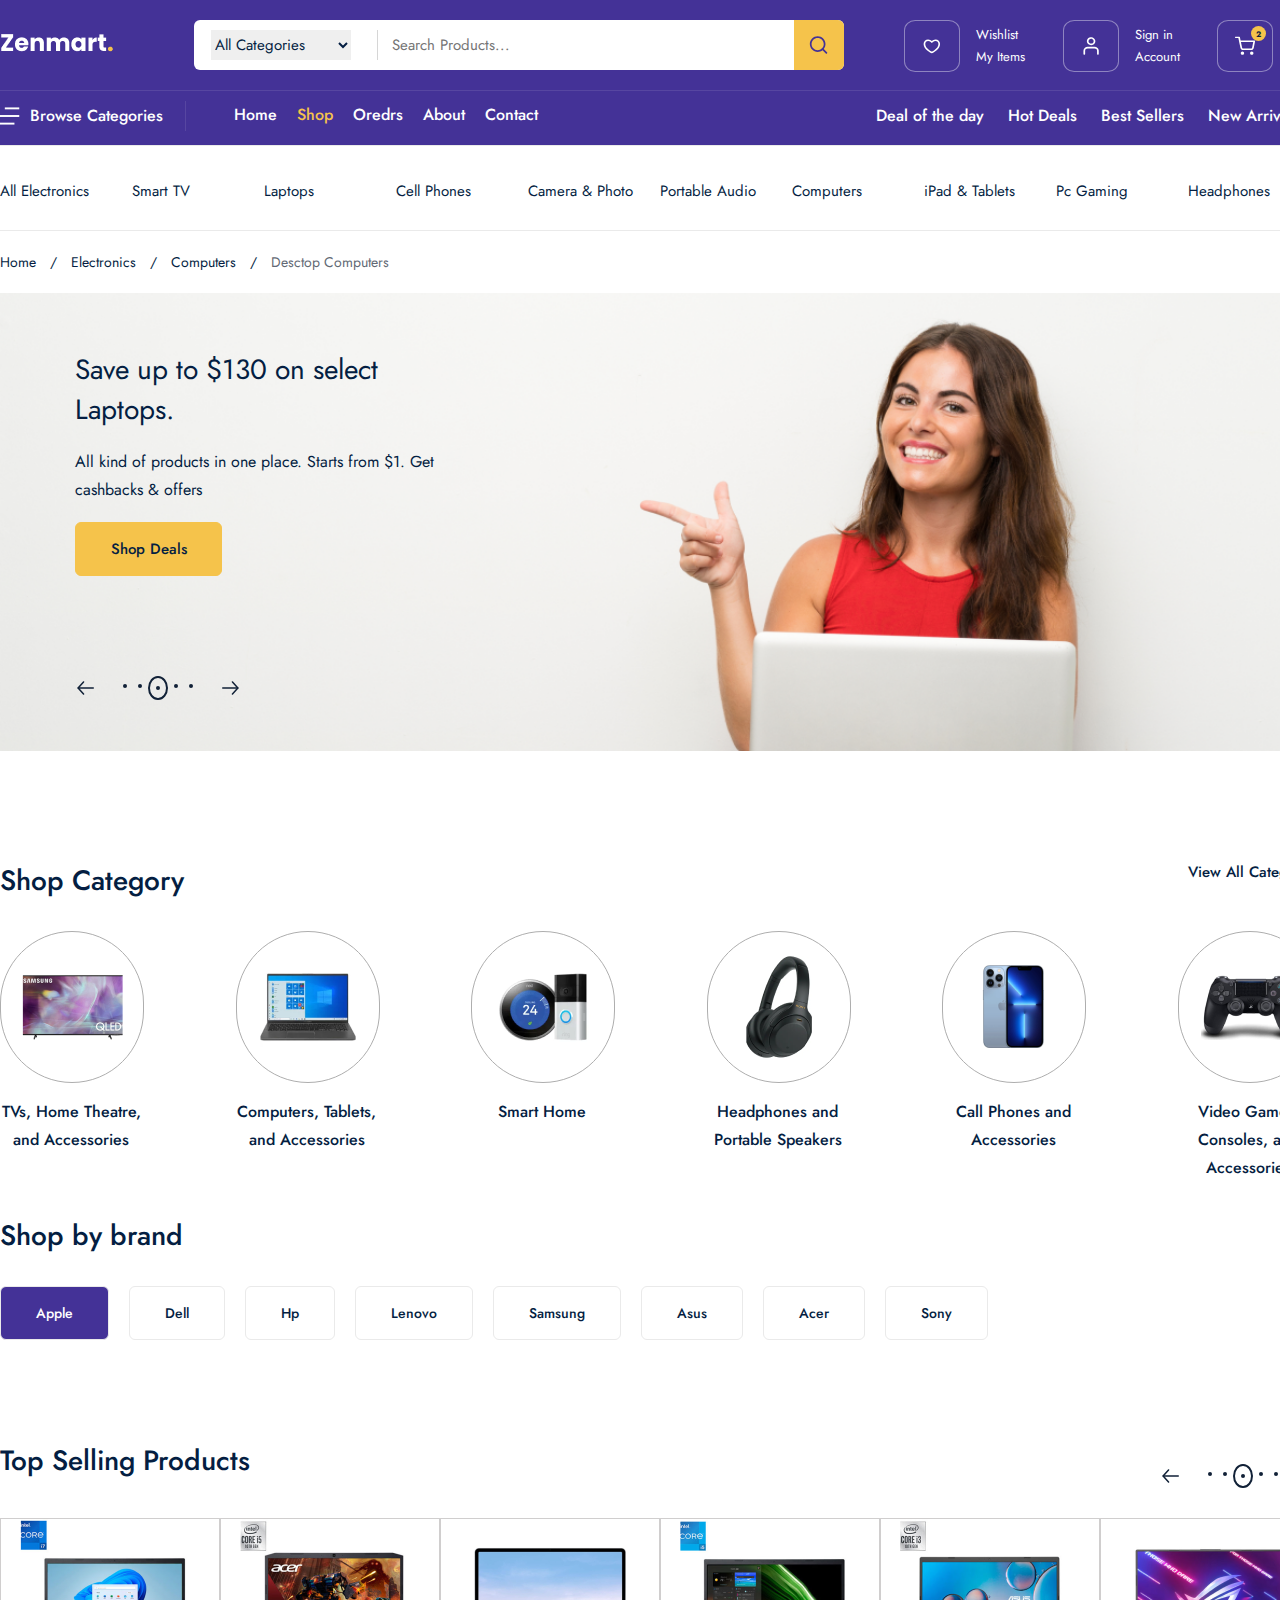
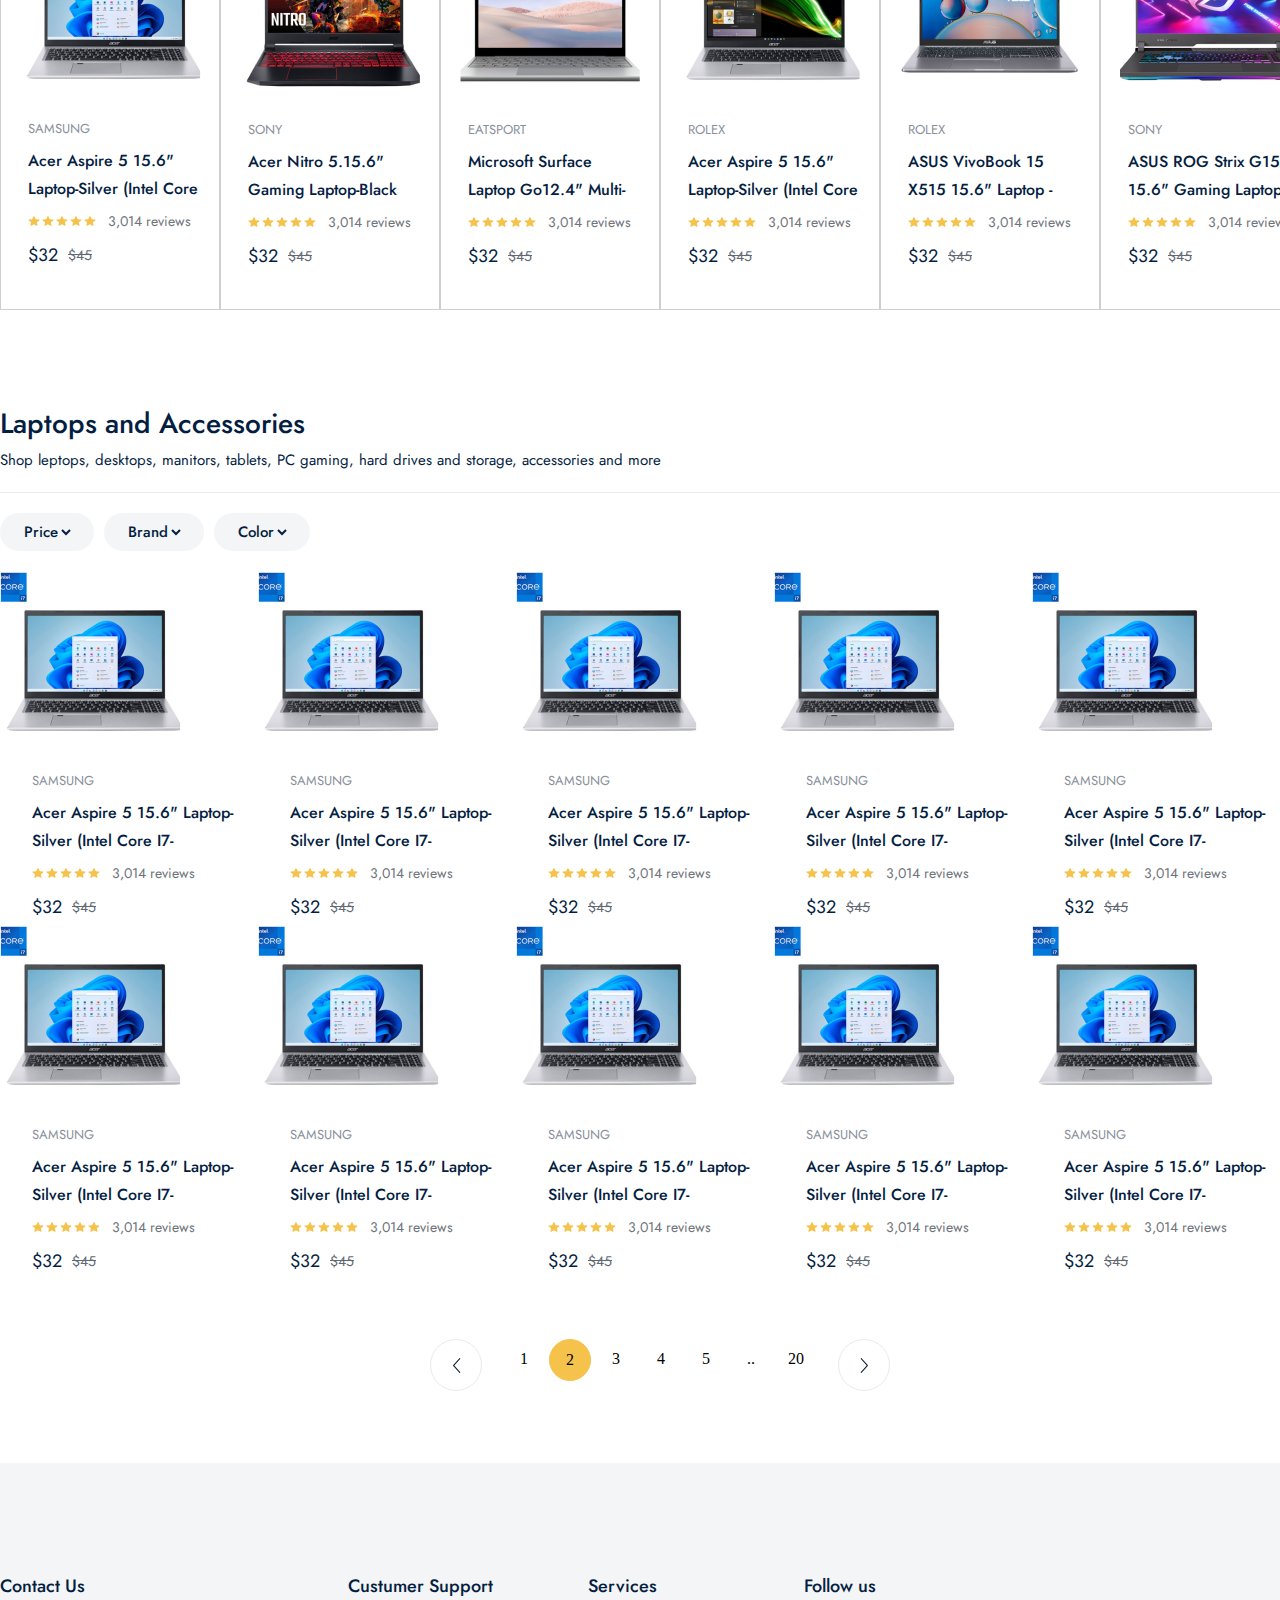
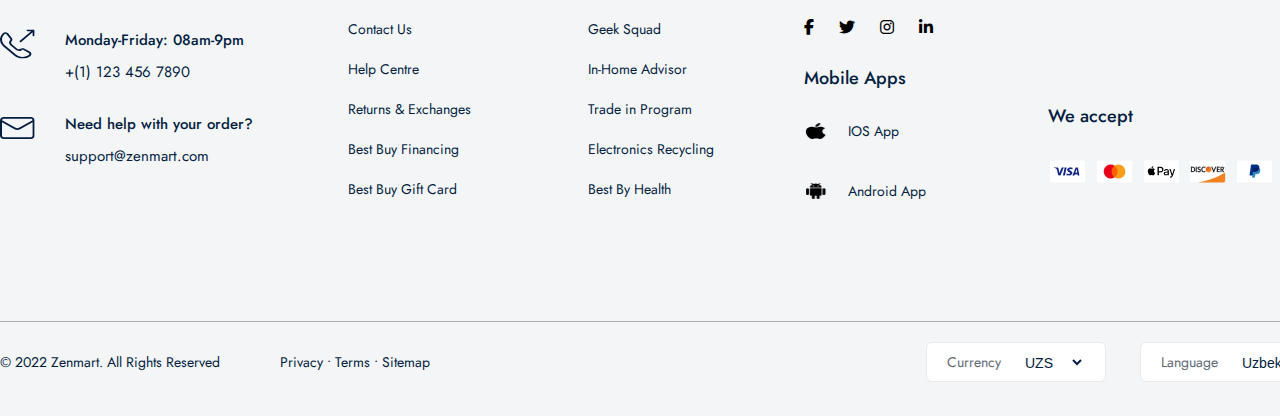
<file: product/all.html>
<!DOCTYPE html>
<html lang="en">
  <head>
    <meta charset="UTF-8" />
    <meta name="viewport" content="width=device-width, initial-scale=1.0" />
    <title>Zenmart</title>
    <link rel="stylesheet" href="../public/css/command.css" />
    <link rel="stylesheet" href="../public/css/product_all.css" />
    <link
      href="https://fonts.googleapis.com/css2?family=Jost:wght@400;700&display=swap"
      rel="stylesheet"
    />
    <link
      rel="stylesheet"
      href="https://cdnjs.cloudflare.com/ajax/libs/font-awesome/6.7.2/css/all.min.css"
      integrity="sha512-Evv84Mr4kqVGRNSgIGL/F/aIDqQb7xQ2vcrdIwxfjThSH8CSR7PBEakCr51Ck+w+/U6swU2Im1vVX0SVk9ABhg=="
      crossorigin="anonymous"
      referrerpolicy="no-referrer"
    />
  </head>
  <body>
    <div class="navbar_frame">
      <div class="container">
        <div class="navbar_top">
          <a href="">
            <img src="../public/images/images/icons/logo.png" alt="" />
          </a>
          <div class="nav_search_frame">
            <div class="search_box">
              <div class="category_list">
                <select>
                  <option value="selected">All Categories</option>
                  <option value="">Computer</option>
                </select>
              </div>
              <input type="search" placeholder="Search Products..." />
            </div>
            <div class="search_icon_box">
              <img src="../public/images/images/icons/search.svg" alt="" />
            </div>
          </div>
          <div class="nav_top_menu">
            <a href="../order/cart.html">
              <div class="top_menu_box">
                <div class="box_icon_box">
                  <img src="../public/images/images/icons/heart.svg" alt="" />
                </div>
                <div class="box_info_box">
                  <span>Wishlist</span>
                  <strong>My Items</strong>
                </div>
              </div>
            </a>
            <a href="./other/login.html">
              <div class="top_menu_box">
                <div class="box_icon_box">
                  <img src="../public/images/images/icons/profile.svg" alt="" />
                </div>
                <div class="box_info_box">
                  <span>Sign in</span>
                  <strong>Account</strong>
                </div>
              </div>
            </a>
            <a href="../order/cart.html">
              <div class="top_menu_box">
                <div class="box_icon_box">
                  <div class="basket_count">2</div>
                  <img
                    src="../public/images/images/icons/shopping-cart.svg"
                    alt=""
                  />
                </div>
                <div class="box_info_box">
                  <span>$200</span>
                  <strong>Total</strong>
                </div>
              </div>
            </a>
          </div>
        </div>
        <div class="navbar_bott">
          <div class="navbar_bott_menu_box">
            <div class="browse_box">
              <img src="../public/images/images/icons/browse.svg" alt="" />
              <span>Browse Categories</span>
            </div>
            <div class="navbar_route_menu">
              <div class="router_menu">
                <a href="/index1.html">Home</a>
              </div>
              <div class="router_menu">
                <a href="./all.html" class="active">Shop</a>
              </div>
              <div class="router_menu">
                <a href="../order/cart.html">Oredrs</a>
              </div>
              <div class="router_menu">
                <a href="../other/about.html">About</a>
              </div>
              <div class="router_menu">
                <a href="../other/contact.html">Contact</a>
              </div>
            </div>
            <div class="sorting_menu">
              <span>Deal of the day</span>
              <span>Hot Deals</span>
              <span>Best Sellers</span>
              <span>New Arrivals</span>
            </div>
          </div>
        </div>
      </div>
    </div>
    <div class="shop_page">
      <div class="category_top_frame">
        <div class="container">
          <div>All Electronics</div>
          <div>Smart TV</div>
          <div>Laptops</div>
          <div>Cell Phones</div>
          <div>Camera & Photo</div>
          <div>Portable Audio</div>
          <div>Computers</div>
          <div>iPad & Tablets</div>
          <div>Pc Gaming</div>
          <div>Headphones</div>
        </div>
      </div>
      <div class="page_router">
        <span>Home</span>
        <span class="drop">/</span>
        <span>Electronics</span>
        <span class="drop">/</span>
        <span>Computers</span>
        <span class="drop">/</span>
        <span class="active">Desctop Computers</span>
      </div>
      <div class="header_frame">
        <div class="container">
          <div class="header_content">
            <span>Save up to $130 on select Laptops.</span>
            <p>
              All kind of products in one place. Starts from $1. Get cashbacks &
              offers
            </p>
            <a href="../product/chosenProduct.html">Shop Deals</a>
            <div class="product_pagination_box">
              <div class="product_pagination_main">
                <img
                  src="../public/images/images/icons/arrow-prev_next.svg"
                  alt=""
                />
                <div class="pagination_dot">
                  <div class="dot">
                    <div></div>
                  </div>
                  <div class="dot">
                    <div></div>
                  </div>
                  <div class="dot active">
                    <div></div>
                  </div>
                  <div class="dot">
                    <div></div>
                  </div>
                  <div class="dot">
                    <div></div>
                  </div>
                </div>
                <img
                  src="../public/images/images/icons/arrow-prev_next.svg"
                  alt=""
                  style="transform: scaleX(-1)"
                />
              </div>
            </div>
          </div>
        </div>
      </div>
      <div class="shop_category_frame">
        <div class="container">
          <div class="category_top">
            <span>Shop Category</span>
            <a href="../product/all.html">View All Categories</a>
          </div>
          <div class="category_wrapper">
            <div class="category_box">
              <div class="category_img_box">
                <img src="../public/images/images/category/tv.png" alt="" />
              </div>
              <span>TVs, Home Theatre, and Accessories</span>
            </div>
            <div class="category_box">
              <div class="category_img_box">
                <img
                  src="../public/images/images/category/computer.png"
                  alt=""
                />
              </div>
              <span>Computers, Tablets, and Accessories</span>
            </div>
            <div class="category_box">
              <div class="category_img_box">
                <img src="../public/images/images/category/smart.png " alt="" />
              </div>
              <span>Smart Home</span>
            </div>
            <div class="category_box">
              <div class="category_img_box">
                <img
                  src="../public/images/images/category/headphone.png"
                  alt=""
                />
              </div>
              <span>Headphones and Portable Speakers</span>
            </div>
            <div class="category_box">
              <div class="category_img_box">
                <img src="../public/images/images/category/phone.png" alt="" />
              </div>
              <span>Call Phones and Accessories</span>
            </div>
            <div class="category_box">
              <div class="category_img_box">
                <img src="../public/images/images/category/game.png" alt="" />
              </div>
              <span>Video Games, Consoles, and Accessories</span>
            </div>
          </div>
        </div>
      </div>
      <div class="brands_frame">
        <div class="container">
          <span class="spec_title">Shop by brand</span>
          <div class="brands_wrapper">
            <div class="brand_box active">Apple</div>
            <div class="brand_box">Dell</div>
            <div class="brand_box">Hp</div>
            <div class="brand_box">Lenovo</div>
            <div class="brand_box">Samsung</div>
            <div class="brand_box">Asus</div>
            <div class="brand_box">Acer</div>
            <div class="brand_box">Sony</div>
          </div>
        </div>
      </div>
      <div class="top_product_frame">
        <div class="container">
          <div class="top_products_top">
            <span>Top Selling Products</span>
            <div class="product_pagination_box">
              <div class="product_pagination_main">
                <img
                  src="../public/images/images/icons/arrow-prev_next.svg"
                  alt=""
                />
                <div class="pagination_dot">
                  <div class="dot">
                    <div></div>
                  </div>
                  <div class="dot">
                    <div></div>
                  </div>
                  <div class="dot active">
                    <div></div>
                  </div>
                  <div class="dot">
                    <div></div>
                  </div>
                  <div class="dot">
                    <div></div>
                  </div>
                </div>
                <img
                  src="../public/images/images/icons/arrow-prev_next.svg"
                  alt=""
                  style="transform: scaleX(-1)"
                />
              </div>
            </div>
          </div>
          <div class="product_wrapper">
            <div class="product_boxes">
              <div class="product_box">
                <div class="product_img">
                  <a href="./product/chosenProduct.html">
                    <img
                      src="../public/images/images/products/acer_laptop.png"
                      alt=""
                    />
                  </a>
                </div>
                <div class="product_content_box">
                  <span class="product_title">Samsung</span>
                  <a href="./product/chosenProduct.html">
                    <p class="product_desc">
                      acer aspire 5 15.6" laptop-silver (intel core i7-
                    </p>
                  </a>
                  <div class="review_box">
                    <img
                      src="../public/images/images/icons/review.svg"
                      alt=""
                    />
                    <img
                      src="../public/images/images/icons/review.svg"
                      alt=""
                    />
                    <img
                      src="../public/images/images/icons/review.svg"
                      alt=""
                    />
                    <img
                      src="../public/images/images/icons/review.svg"
                      alt=""
                    />
                    <img
                      src="../public/images/images/icons/review.svg"
                      alt=""
                    />
                    <span>3,014 reviews</span>
                  </div>
                  <div class="price_box">
                    <strong>$32</strong>
                    <span>$45</span>
                  </div>
                </div>
              </div>
              <div class="product_box">
                <div class="product_img">
                  <a href="./product/chosenProduct.html">
                    <img
                      src="../public/images/images/products/nitro_laptop.png"
                      alt=""
                    />
                  </a>
                </div>
                <div class="product_content_box">
                  <span class="product_title">SONY</span>
                  <a href="./product/chosenProduct.html">
                    <p class="product_desc">
                      acer nitro 5.15.6" gaming laptop-black (intel core i5-
                    </p>
                  </a>
                  <div class="review_box">
                    <img
                      src="../public/images/images/icons/review.svg"
                      alt=""
                    />
                    <img
                      src="../public/images/images/icons/review.svg"
                      alt=""
                    />
                    <img
                      src="../public/images/images/icons/review.svg"
                      alt=""
                    />
                    <img
                      src="../public/images/images/icons/review.svg"
                      alt=""
                    />
                    <img
                      src="../public/images/images/icons/review.svg"
                      alt=""
                    />
                    <span>3,014 reviews</span>
                  </div>
                  <div class="price_box">
                    <strong>$32</strong>
                    <span>$45</span>
                  </div>
                </div>
              </div>
              <div class="product_box">
                <div class="product_img">
                  <a href="./product/chosenProduct.html">
                    <img
                      src="../public/images/images/products/sony_laptop.png"
                      alt=""
                    />
                  </a>
                </div>
                <div class="product_content_box">
                  <span class="product_title">EATSPORT</span>
                  <a href="./product/chosenProduct.html">
                    <p class="product_desc">
                      microsoft surface laptop go12.4" multi-touch - intel core
                    </p>
                  </a>
                  <div class="review_box">
                    <img
                      src="../public/images/images/icons/review.svg"
                      alt=""
                    />
                    <img
                      src="../public/images/images/icons/review.svg"
                      alt=""
                    />
                    <img
                      src="../public/images/images/icons/review.svg"
                      alt=""
                    />
                    <img
                      src="../public/images/images/icons/review.svg"
                      alt=""
                    />
                    <img
                      src="../public/images/images/icons/review.svg"
                      alt=""
                    />
                    <span>3,014 reviews</span>
                  </div>
                  <div class="price_box">
                    <strong>$32</strong>
                    <span>$45</span>
                  </div>
                </div>
              </div>
              <div class="product_box">
                <div class="product_img">
                  <a href="./product/chosenProduct.html">
                    <img
                      src="../public/images/images/products/acer_silver.png"
                      alt=""
                    />
                  </a>
                </div>
                <div class="product_content_box">
                  <span class="product_title">ROLEX</span>
                  <a href="./product/chosenProduct.html">
                    <p class="product_desc">
                      acer aspire 5 15.6" laptop-silver (intel core i5-
                    </p>
                  </a>
                  <div class="review_box">
                    <img
                      src="../public/images/images/icons/review.svg"
                      alt=""
                    />
                    <img
                      src="../public/images/images/icons/review.svg"
                      alt=""
                    />
                    <img
                      src="../public/images/images/icons/review.svg"
                      alt=""
                    />
                    <img
                      src="../public/images/images/icons/review.svg"
                      alt=""
                    />
                    <img
                      src="../public/images/images/icons/review.svg"
                      alt=""
                    />
                    <span>3,014 reviews</span>
                  </div>
                  <div class="price_box">
                    <strong>$32</strong>
                    <span>$45</span>
                  </div>
                </div>
              </div>
              <div class="product_box">
                <div class="product_img">
                  <a href="./product/chosenProduct.html">
                    <img
                      src="../public/images/images/products/asus_laptop.png"
                      alt=""
                    />
                  </a>
                </div>
                <div class="product_content_box">
                  <span class="product_title">ROLEX</span>
                  <a href="./product/chosenProduct.html">
                    <p class="product_desc">
                      ASUS vivoBook 15 X515 15.6" laptop - slate grey
                    </p>
                  </a>
                  <div class="review_box">
                    <img
                      src="../public/images/images/icons/review.svg"
                      alt=""
                    />
                    <img
                      src="../public/images/images/icons/review.svg"
                      alt=""
                    />
                    <img
                      src="../public/images/images/icons/review.svg"
                      alt=""
                    />
                    <img
                      src="../public/images/images/icons/review.svg"
                      alt=""
                    />
                    <img
                      src="../public/images/images/icons/review.svg"
                      alt=""
                    />
                    <span>3,014 reviews</span>
                  </div>
                  <div class="price_box">
                    <strong>$32</strong>
                    <span>$45</span>
                  </div>
                </div>
              </div>
              <div class="product_box">
                <div class="product_img">
                  <a href="./product/chosenProduct.html">
                    <img
                      src="../public/images/images/products/rolex_laptop.png"
                      alt=""
                    />
                  </a>
                </div>
                <div class="product_content_box">
                  <span class="product_title">SONY</span>
                  <a href="./product/chosenProduct.html">
                    <p class="product_desc">
                      ASUS ROG strix G15 15.6" gaming laptop (AMD ryzen
                    </p>
                  </a>
                  <div class="review_box">
                    <img
                      src="../public/images/images/icons/review.svg"
                      alt=""
                    />
                    <img
                      src="../public/images/images/icons/review.svg"
                      alt=""
                    />
                    <img
                      src="../public/images/images/icons/review.svg"
                      alt=""
                    />
                    <img
                      src="../public/images/images/icons/review.svg"
                      alt=""
                    />
                    <img
                      src="../public/images/images/icons/review.svg"
                      alt=""
                    />
                    <span>3,014 reviews</span>
                  </div>
                  <div class="price_box">
                    <strong>$32</strong>
                    <span>$45</span>
                  </div>
                </div>
              </div>
            </div>
          </div>
        </div>
      </div>
      <div class="all_products_frame">
        <div class="container">
          <div class="frame_info">
            <span class="spec_title">Laptops and Accessories</span>
            <p>
              Shop leptops, desktops, manitors, tablets, PC gaming, hard drives
              and storage, accessories and more
            </p>
          </div>
          <div class="products_filters">
            <div class="filter_box">
              <select name="">
                <option value="" selected disabled>Price</option>
              </select>
            </div>
            <div class="filter_box">
              <select name="">
                <option value="" selected disabled>Brand</option>
              </select>
            </div>
            <div class="filter_box">
              <select name="">
                <option value="" selected disabled>Color</option>
              </select>
            </div>
          </div>
          <div class="products_wrap">
            <div class="product_box" style="width: 258px">
              <div class="product_img">
                <a href="./product/chosenProduct.html">
                  <img
                    src="../public/images/images/products/acer_laptop.png"
                    alt=""
                  />
                </a>
              </div>
              <div class="product_content_box">
                <span class="product_title">Samsung</span>
                <a href="./product/chosenProduct.html">
                  <p class="product_desc">
                    acer aspire 5 15.6" laptop-silver (intel core i7-
                  </p>
                </a>
                <div class="review_box">
                  <img src="../public/images/images/icons/review.svg" alt="" />
                  <img src="../public/images/images/icons/review.svg" alt="" />
                  <img src="../public/images/images/icons/review.svg" alt="" />
                  <img src="../public/images/images/icons/review.svg" alt="" />
                  <img src="../public/images/images/icons/review.svg" alt="" />
                  <span>3,014 reviews</span>
                </div>
                <div class="price_box">
                  <strong>$32</strong>
                  <span>$45</span>
                </div>
              </div>
            </div>
            <div class="product_box" style="width: 258px">
              <div class="product_img">
                <a href="./product/chosenProduct.html">
                  <img
                    src="../public/images/images/products/acer_laptop.png"
                    alt=""
                  />
                </a>
              </div>
              <div class="product_content_box">
                <span class="product_title">Samsung</span>
                <a href="./product/chosenProduct.html">
                  <p class="product_desc">
                    acer aspire 5 15.6" laptop-silver (intel core i7-
                  </p>
                </a>
                <div class="review_box">
                  <img src="../public/images/images/icons/review.svg" alt="" />
                  <img src="../public/images/images/icons/review.svg" alt="" />
                  <img src="../public/images/images/icons/review.svg" alt="" />
                  <img src="../public/images/images/icons/review.svg" alt="" />
                  <img src="../public/images/images/icons/review.svg" alt="" />
                  <span>3,014 reviews</span>
                </div>
                <div class="price_box">
                  <strong>$32</strong>
                  <span>$45</span>
                </div>
              </div>
            </div>
            <div class="product_box" style="width: 258px">
              <div class="product_img">
                <a href="./product/chosenProduct.html">
                  <img
                    src="../public/images/images/products/acer_laptop.png"
                    alt=""
                  />
                </a>
              </div>
              <div class="product_content_box">
                <span class="product_title">Samsung</span>
                <a href="./product/chosenProduct.html">
                  <p class="product_desc">
                    acer aspire 5 15.6" laptop-silver (intel core i7-
                  </p>
                </a>
                <div class="review_box">
                  <img src="../public/images/images/icons/review.svg" alt="" />
                  <img src="../public/images/images/icons/review.svg" alt="" />
                  <img src="../public/images/images/icons/review.svg" alt="" />
                  <img src="../public/images/images/icons/review.svg" alt="" />
                  <img src="../public/images/images/icons/review.svg" alt="" />
                  <span>3,014 reviews</span>
                </div>
                <div class="price_box">
                  <strong>$32</strong>
                  <span>$45</span>
                </div>
              </div>
            </div>
            <div class="product_box" style="width: 258px">
              <div class="product_img">
                <a href="./product/chosenProduct.html">
                  <img
                    src="../public/images/images/products/acer_laptop.png"
                    alt=""
                  />
                </a>
              </div>
              <div class="product_content_box">
                <span class="product_title">Samsung</span>
                <a href="./product/chosenProduct.html">
                  <p class="product_desc">
                    acer aspire 5 15.6" laptop-silver (intel core i7-
                  </p>
                </a>
                <div class="review_box">
                  <img src="../public/images/images/icons/review.svg" alt="" />
                  <img src="../public/images/images/icons/review.svg" alt="" />
                  <img src="../public/images/images/icons/review.svg" alt="" />
                  <img src="../public/images/images/icons/review.svg" alt="" />
                  <img src="../public/images/images/icons/review.svg" alt="" />
                  <span>3,014 reviews</span>
                </div>
                <div class="price_box">
                  <strong>$32</strong>
                  <span>$45</span>
                </div>
              </div>
            </div>
            <div class="product_box" style="width: 258px">
              <div class="product_img">
                <a href="./product/chosenProduct.html">
                  <img
                    src="../public/images/images/products/acer_laptop.png"
                    alt=""
                  />
                </a>
              </div>
              <div class="product_content_box">
                <span class="product_title">Samsung</span>
                <a href="./product/chosenProduct.html">
                  <p class="product_desc">
                    acer aspire 5 15.6" laptop-silver (intel core i7-
                  </p>
                </a>
                <div class="review_box">
                  <img src="../public/images/images/icons/review.svg" alt="" />
                  <img src="../public/images/images/icons/review.svg" alt="" />
                  <img src="../public/images/images/icons/review.svg" alt="" />
                  <img src="../public/images/images/icons/review.svg" alt="" />
                  <img src="../public/images/images/icons/review.svg" alt="" />
                  <span>3,014 reviews</span>
                </div>
                <div class="price_box">
                  <strong>$32</strong>
                  <span>$45</span>
                </div>
              </div>
            </div>
            <div class="product_box" style="width: 258px">
              <div class="product_img">
                <a href="./product/chosenProduct.html">
                  <img
                    src="../public/images/images/products/acer_laptop.png"
                    alt=""
                  />
                </a>
              </div>
              <div class="product_content_box">
                <span class="product_title">Samsung</span>
                <a href="./product/chosenProduct.html">
                  <p class="product_desc">
                    acer aspire 5 15.6" laptop-silver (intel core i7-
                  </p>
                </a>
                <div class="review_box">
                  <img src="../public/images/images/icons/review.svg" alt="" />
                  <img src="../public/images/images/icons/review.svg" alt="" />
                  <img src="../public/images/images/icons/review.svg" alt="" />
                  <img src="../public/images/images/icons/review.svg" alt="" />
                  <img src="../public/images/images/icons/review.svg" alt="" />
                  <span>3,014 reviews</span>
                </div>
                <div class="price_box">
                  <strong>$32</strong>
                  <span>$45</span>
                </div>
              </div>
            </div>
            <div class="product_box" style="width: 258px">
              <div class="product_img">
                <a href="./product/chosenProduct.html">
                  <img
                    src="../public/images/images/products/acer_laptop.png"
                    alt=""
                  />
                </a>
              </div>
              <div class="product_content_box">
                <span class="product_title">Samsung</span>
                <a href="./product/chosenProduct.html">
                  <p class="product_desc">
                    acer aspire 5 15.6" laptop-silver (intel core i7-
                  </p>
                </a>
                <div class="review_box">
                  <img src="../public/images/images/icons/review.svg" alt="" />
                  <img src="../public/images/images/icons/review.svg" alt="" />
                  <img src="../public/images/images/icons/review.svg" alt="" />
                  <img src="../public/images/images/icons/review.svg" alt="" />
                  <img src="../public/images/images/icons/review.svg" alt="" />
                  <span>3,014 reviews</span>
                </div>
                <div class="price_box">
                  <strong>$32</strong>
                  <span>$45</span>
                </div>
              </div>
            </div>
            <div class="product_box" style="width: 258px">
              <div class="product_img">
                <a href="./product/chosenProduct.html">
                  <img
                    src="../public/images/images/products/acer_laptop.png"
                    alt=""
                  />
                </a>
              </div>
              <div class="product_content_box">
                <span class="product_title">Samsung</span>
                <a href="./product/chosenProduct.html">
                  <p class="product_desc">
                    acer aspire 5 15.6" laptop-silver (intel core i7-
                  </p>
                </a>
                <div class="review_box">
                  <img src="../public/images/images/icons/review.svg" alt="" />
                  <img src="../public/images/images/icons/review.svg" alt="" />
                  <img src="../public/images/images/icons/review.svg" alt="" />
                  <img src="../public/images/images/icons/review.svg" alt="" />
                  <img src="../public/images/images/icons/review.svg" alt="" />
                  <span>3,014 reviews</span>
                </div>
                <div class="price_box">
                  <strong>$32</strong>
                  <span>$45</span>
                </div>
              </div>
            </div>
            <div class="product_box" style="width: 258px">
              <div class="product_img">
                <a href="./product/chosenProduct.html">
                  <img
                    src="../public/images/images/products/acer_laptop.png"
                    alt=""
                  />
                </a>
              </div>
              <div class="product_content_box">
                <span class="product_title">Samsung</span>
                <a href="./product/chosenProduct.html">
                  <p class="product_desc">
                    acer aspire 5 15.6" laptop-silver (intel core i7-
                  </p>
                </a>
                <div class="review_box">
                  <img src="../public/images/images/icons/review.svg" alt="" />
                  <img src="../public/images/images/icons/review.svg" alt="" />
                  <img src="../public/images/images/icons/review.svg" alt="" />
                  <img src="../public/images/images/icons/review.svg" alt="" />
                  <img src="../public/images/images/icons/review.svg" alt="" />
                  <span>3,014 reviews</span>
                </div>
                <div class="price_box">
                  <strong>$32</strong>
                  <span>$45</span>
                </div>
              </div>
            </div>
            <div class="product_box" style="width: 258px">
              <div class="product_img">
                <a href="./product/chosenProduct.html">
                  <img
                    src="../public/images/images/products/acer_laptop.png"
                    alt=""
                  />
                </a>
              </div>
              <div class="product_content_box">
                <span class="product_title">Samsung</span>
                <a href="./product/chosenProduct.html">
                  <p class="product_desc">
                    acer aspire 5 15.6" laptop-silver (intel core i7-
                  </p>
                </a>
                <div class="review_box">
                  <img src="../public/images/images/icons/review.svg" alt="" />
                  <img src="../public/images/images/icons/review.svg" alt="" />
                  <img src="../public/images/images/icons/review.svg" alt="" />
                  <img src="../public/images/images/icons/review.svg" alt="" />
                  <img src="../public/images/images/icons/review.svg" alt="" />
                  <span>3,014 reviews</span>
                </div>
                <div class="price_box">
                  <strong>$32</strong>
                  <span>$45</span>
                </div>
              </div>
            </div>
          </div>
          <div class="pro_pagination_box">
            <div class="next_prev_btn">
              <img src="../public/images/images/icons/next.svg" alt="" />
            </div>
            <div class="pagination_number_wrap">
              <div class="pagination_number_box">1</div>
              <div class="pagination_number_box active">2</div>
              <div class="pagination_number_box">3</div>
              <div class="pagination_number_box">4</div>
              <div class="pagination_number_box">5</div>
              <div class="pagination_number_box">..</div>
              <div class="pagination_number_box">20</div>
            </div>
            <div class="next_prev_btn">
              <img
                src="../public/images/images/icons/next.svg"
                style="transform: scaleX(-1)"
                alt=""
              />
            </div>
          </div>
        </div>
      </div>
    </div>
    <div class="footer_frame">
      <div class="container">
        <div class="footer_top">
          <div class="footer_contact_box">
            <span class="footer_spec_title">Contact Us</span>
            <div class="footer_contact_main">
              <img src="../public/images/images/icons/phone-call.svg" alt="" />
              <div>
                <strong>Monday-Friday: 08am-9pm</strong>
                <span>+(1) 123 456 7890</span>
              </div>
            </div>
            <div class="footer_contact_main">
              <img src="../public/images/images/icons/email.svg" alt="" />
              <div>
                <strong>Need help with your order?</strong>
                <span>support@zenmart.com</span>
              </div>
            </div>
          </div>
          <div class="footer_support_box">
            <span class="footer_spec_title" style="margin-bottom: 10px"
              >Custumer Support</span
            >
            <a href="">Contact Us</a>
            <a href="">Help Centre</a>
            <a href="">Returns & Exchanges</a>
            <a href="">Best Buy Financing</a>
            <a href="">Best Buy Gift Card</a>
          </div>
          <div class="footer_support_box">
            <span class="footer_spec_title" style="margin-bottom: 10px"
              >Services</span
            >
            <a href="">Geek Squad</a>
            <a href="">In-Home Advisor</a>
            <a href="">Trade in Program</a>
            <a href="">Electronics Recycling</a>
            <a href="">Best By Health</a>
          </div>
          <div class="footer_media_box">
            <div class="footer_media_main">
              <span class="footer_spec_title" style="margin-bottom: 20px"
                >Follow us</span
              >
              <div class="media_box">
                <i class="fa-brands fa-facebook-f"></i>
                <i class="fa-brands fa-twitter"></i>
                <i class="fa-brands fa-instagram"></i>
                <i class="fa-brands fa-linkedin-in"></i>
              </div>
            </div>
            <div class="footer_media_main" style="margin-top: 30px">
              <span class="footer_spec_title" style="margin-bottom: 20px"
                >Mobile Apps</span
              >
              <div class="mobile_app_box">
                <img
                  src="../public/images/images/icons/apple_icon.png"
                  alt=""
                />
                <span>IOS App</span>
              </div>
              <div class="mobile_app_box">
                <img
                  src="../public/images/images/icons/android_icon.png"
                  alt=""
                />
                <span>Android App</span>
              </div>
            </div>
          </div>
          <div class="footer_media_box">
            <div class="footer_media_main">
              <span class="footer_spec_title" style="margin-top: 130px"
                >We accept</span
              >
              <div class="card_box">
                <img src="../public/images/images/icons/visa.png" alt="" />
                <img
                  src="../public/images/images/icons/master_card.png"
                  alt=""
                />
                <img src="../public/images/images/icons/apple_pay.png" alt="" />
                <img src="../public/images/images/icons/dicvover.png" alt="" />
                <img src="../public/images/images/icons/paypal.png" alt="" />
                <img src="../public/images/images/icons/amex.png" alt="" />
              </div>
            </div>
          </div>
        </div>
        <div class="footer_bottom">
          <div class="footer_main">
            <div class="footer_bottom_left">
              <span>© 2022 Zenmart. All Rights Reserved</span>
              <span>Privacy • Terms • Sitemap</span>
            </div>
            <div class="footer_bottom_right">
              <div class="footer_select_box">
                <span>Currency</span>
                <select name="" id="">
                  <option value="" selected>USD</option>
                  <option value="" selected>UZS</option>
                </select>
              </div>
              <div class="footer_select_box">
                <span>Language</span>
                <select name="" id="">
                  <option value="" selected>English</option>
                  <option value="" selected>Uzbek</option>
                </select>
              </div>
            </div>
          </div>
        </div>
      </div>
    </div>
  </body>
</html>
</file>
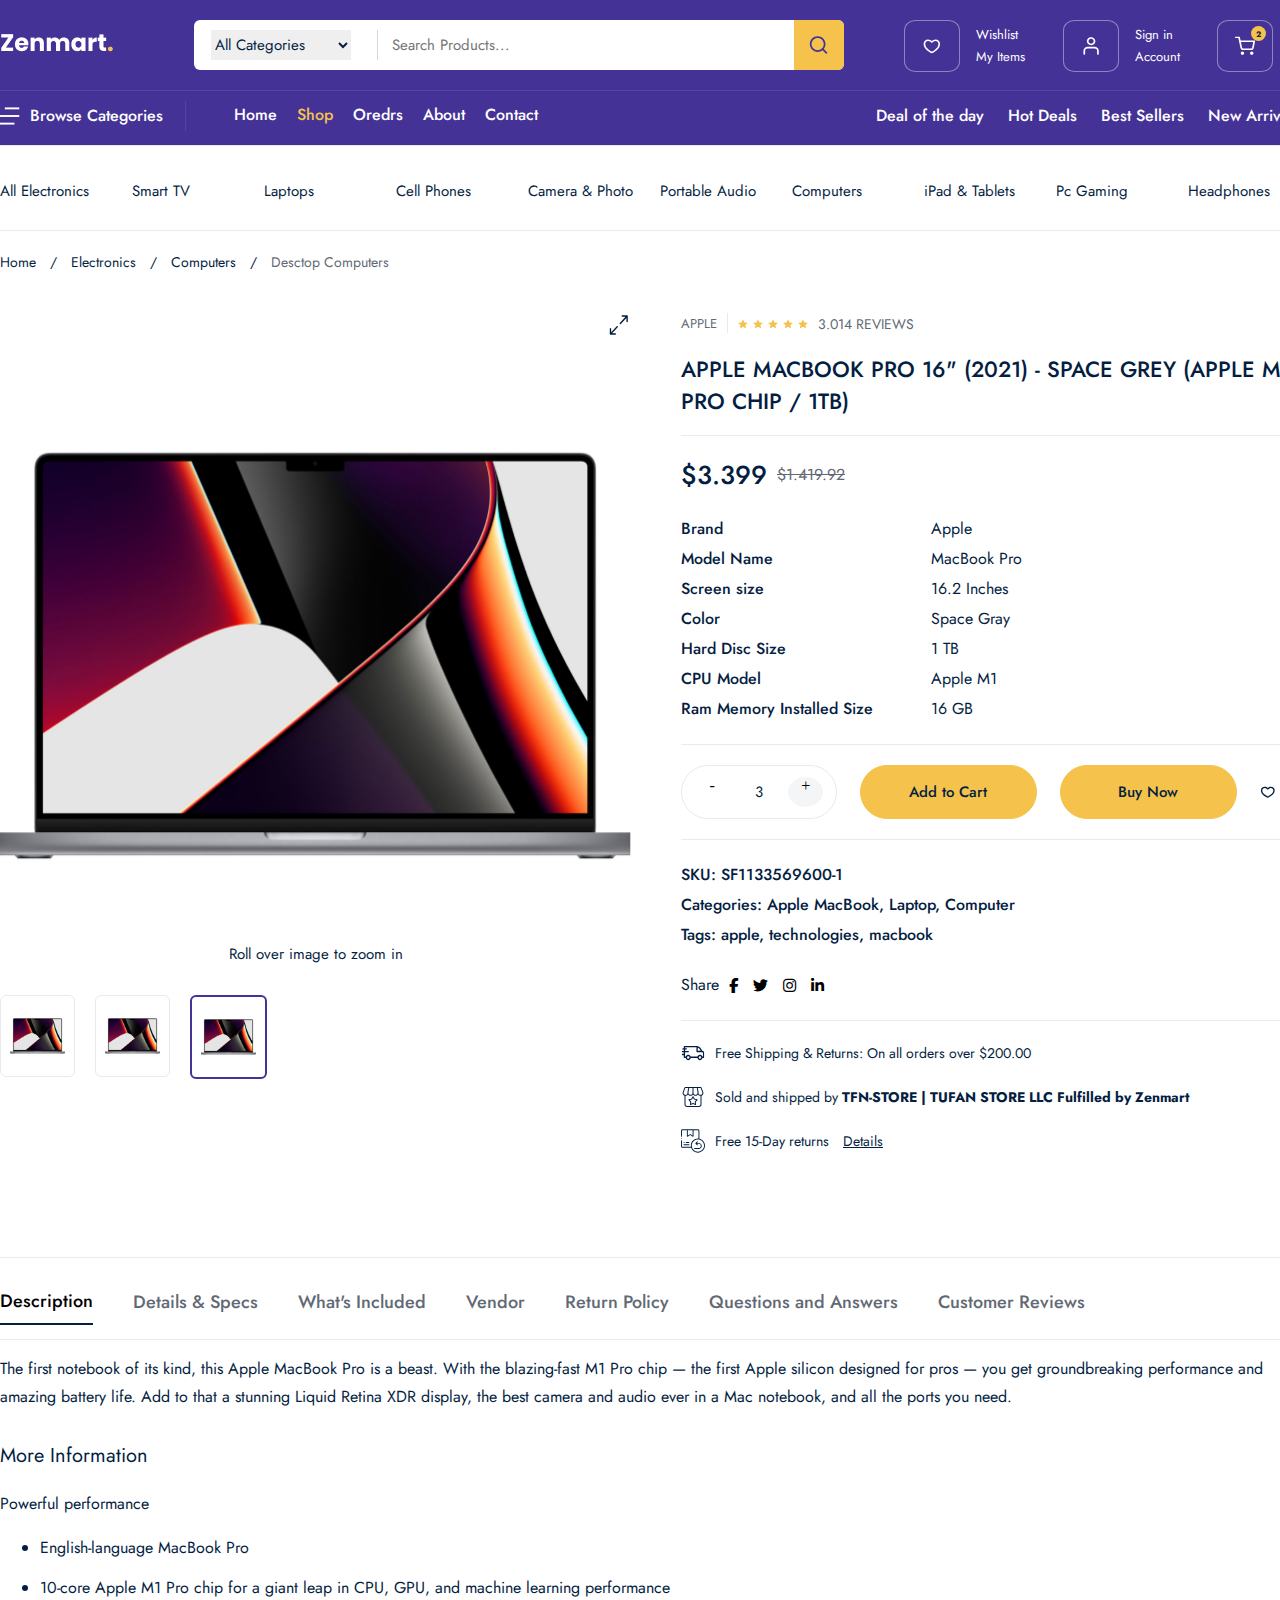
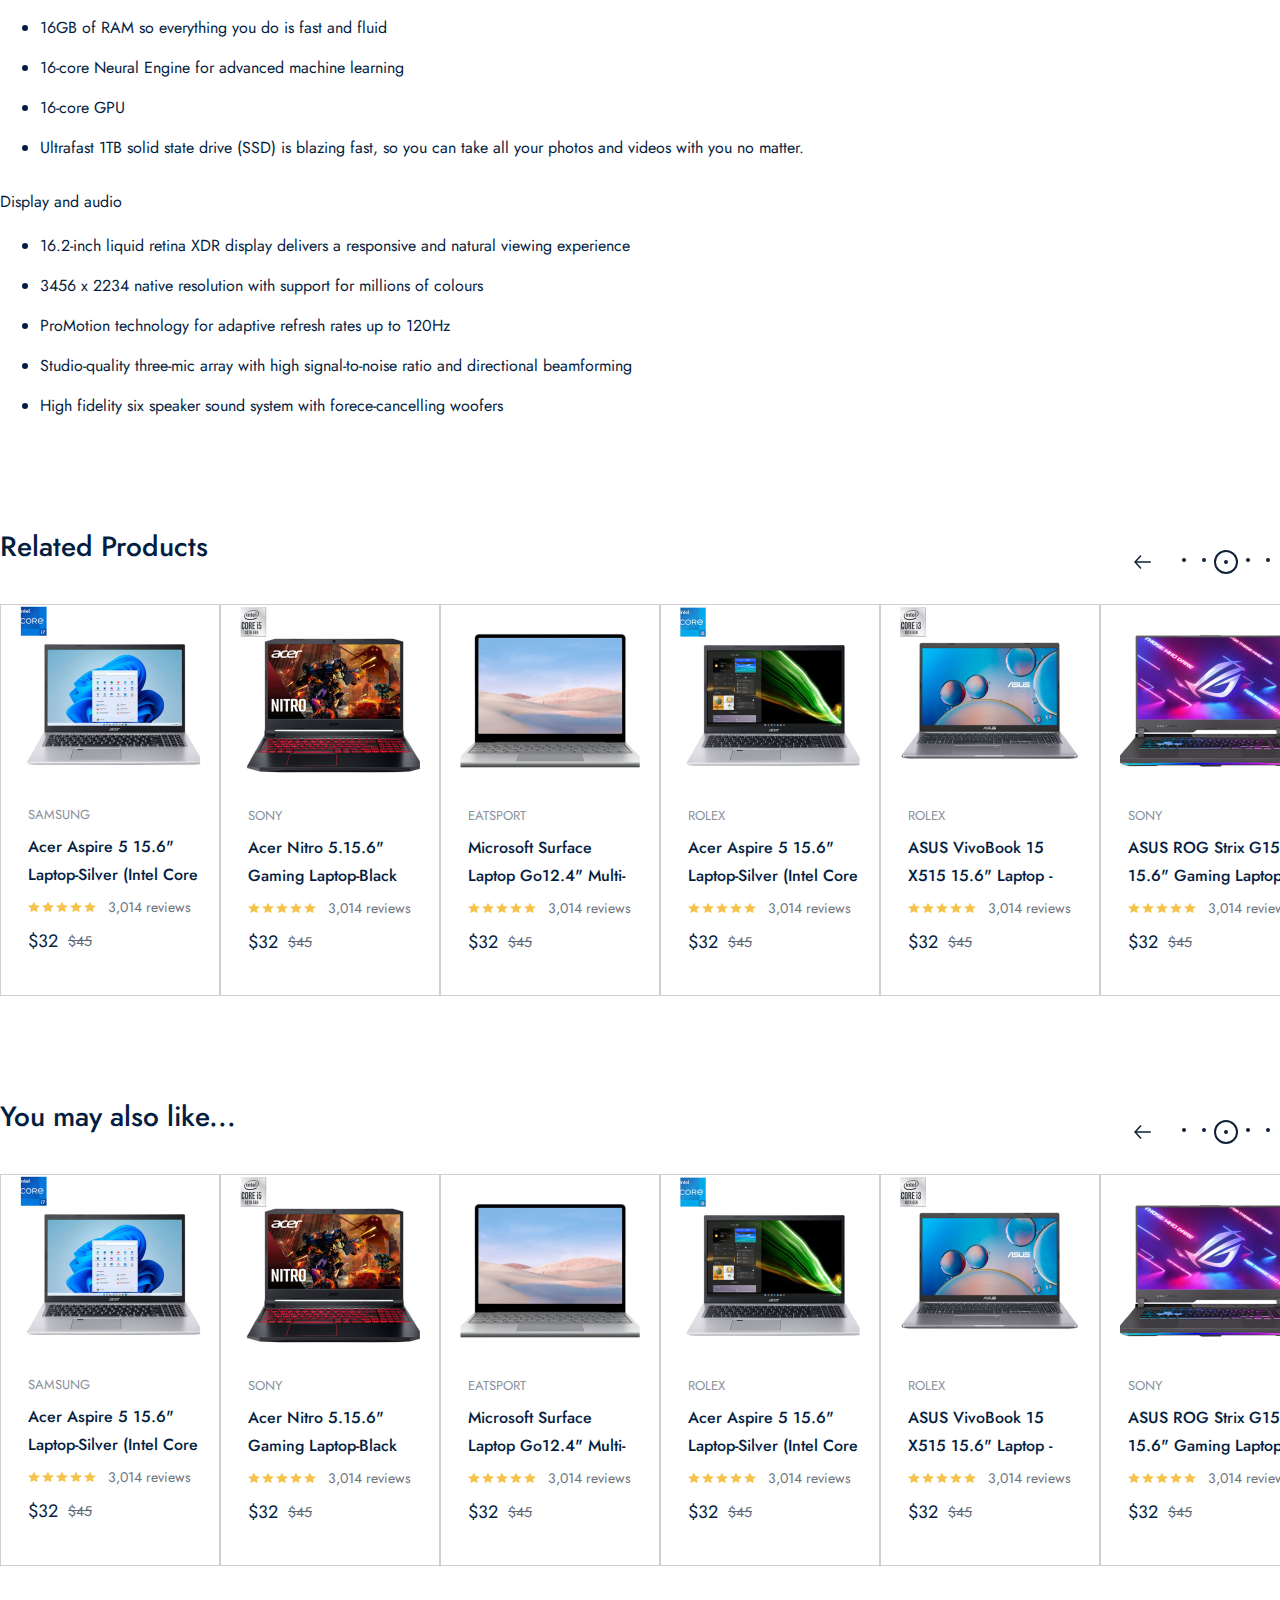
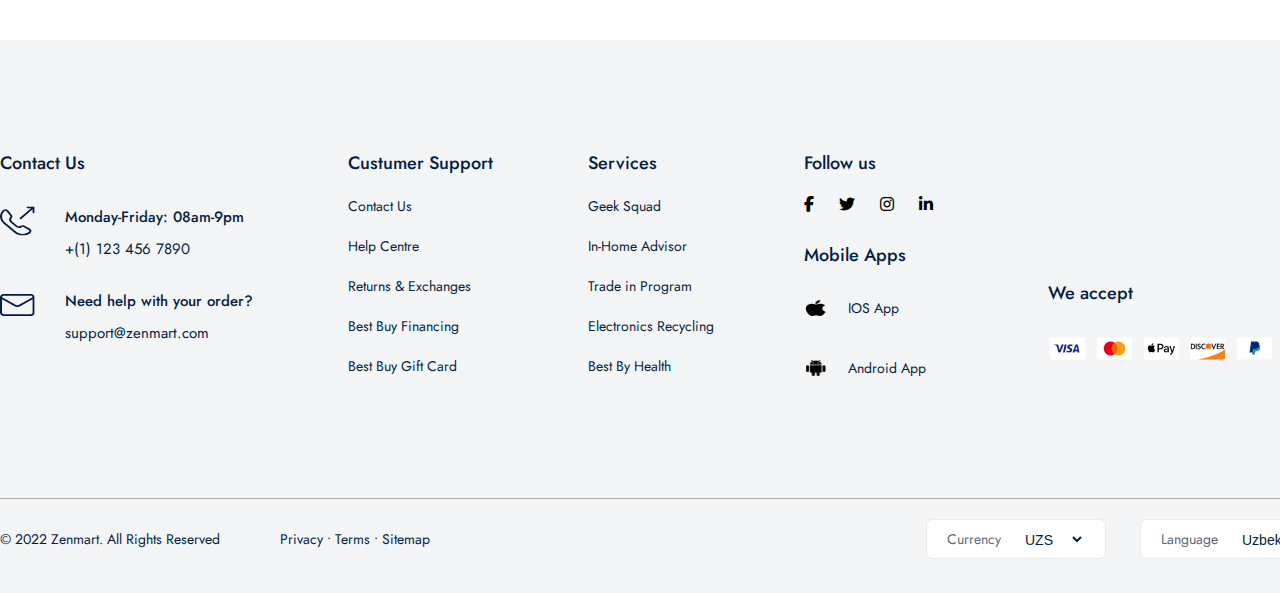
<file: product/chosenProduct.html>
<!DOCTYPE html>
<html lang="en">
  <head>
    <meta charset="UTF-8" />
    <meta name="viewport" content="width=device-width, initial-scale=1.0" />
    <title>Zenmart</title>
    <link rel="stylesheet" href="../public/css/command.css" />
    <link rel="stylesheet" href="../public/css/chosen_product.css" />
    <link
      href="https://fonts.googleapis.com/css2?family=Jost:wght@400;700&display=swap"
      rel="stylesheet"
    />
    <link
      rel="stylesheet"
      href="https://cdnjs.cloudflare.com/ajax/libs/font-awesome/6.7.2/css/all.min.css"
      integrity="sha512-Evv84Mr4kqVGRNSgIGL/F/aIDqQb7xQ2vcrdIwxfjThSH8CSR7PBEakCr51Ck+w+/U6swU2Im1vVX0SVk9ABhg=="
      crossorigin="anonymous"
      referrerpolicy="no-referrer"
    />
  </head>
  <body>
    <div class="navbar_frame">
      <div class="container">
        <div class="navbar_top">
          <a href="">
            <img src="../public/images/images/icons/logo.png" alt="" />
          </a>
          <div class="nav_search_frame">
            <div class="search_box">
              <div class="category_list">
                <select>
                  <option value="selected">All Categories</option>
                  <option value="">Computer</option>
                </select>
              </div>
              <input type="search" placeholder="Search Products..." />
            </div>
            <div class="search_icon_box">
              <img src="../public/images/images/icons/search.svg" alt="" />
            </div>
          </div>
          <div class="nav_top_menu">
            <a href="../order/cart.html">
              <div class="top_menu_box">
                <div class="box_icon_box">
                  <img src="../public/images/images/icons/heart.svg" alt="" />
                </div>
                <div class="box_info_box">
                  <span>Wishlist</span>
                  <strong>My Items</strong>
                </div>
              </div>
            </a>
            <a href="./other/login.html">
              <div class="top_menu_box">
                <div class="box_icon_box">
                  <img src="../public/images/images/icons/profile.svg" alt="" />
                </div>
                <div class="box_info_box">
                  <span>Sign in</span>
                  <strong>Account</strong>
                </div>
              </div>
            </a>
            <a href="../order/cart.html">
              <div class="top_menu_box">
                <div class="box_icon_box">
                  <div class="basket_count">2</div>
                  <img
                    src="../public/images/images/icons/shopping-cart.svg"
                    alt=""
                  />
                </div>
                <div class="box_info_box">
                  <span>$200</span>
                  <strong>Total</strong>
                </div>
              </div>
            </a>
          </div>
        </div>
        <div class="navbar_bott">
          <div class="navbar_bott_menu_box">
            <div class="browse_box">
              <img src="../public/images/images/icons/browse.svg" alt="" />
              <span>Browse Categories</span>
            </div>
            <div class="navbar_route_menu">
              <div class="router_menu">
                <a href="/index1.html">Home</a>
              </div>
              <div class="router_menu">
                <a href="./all.html" class="active">Shop</a>
              </div>
              <div class="router_menu">
                <a href="../order/cart.html">Oredrs</a>
              </div>
              <div class="router_menu">
                <a href="../other/about.html">About</a>
              </div>
              <div class="router_menu">
                <a href="../other/contact.html">Contact</a>
              </div>
            </div>
            <div class="sorting_menu">
              <span>Deal of the day</span>
              <span>Hot Deals</span>
              <span>Best Sellers</span>
              <span>New Arrivals</span>
            </div>
          </div>
        </div>
      </div>
    </div>

    <div class="chosenProduct_page">
      <div class="category_top_frame">
        <div class="container">
          <div>All Electronics</div>
          <div>Smart TV</div>
          <div>Laptops</div>
          <div>Cell Phones</div>
          <div>Camera & Photo</div>
          <div>Portable Audio</div>
          <div>Computers</div>
          <div>iPad & Tablets</div>
          <div>Pc Gaming</div>
          <div>Headphones</div>
        </div>
      </div>
      <div class="page_router">
        <span>Home</span>
        <span class="drop">/</span>
        <span>Electronics</span>
        <span class="drop">/</span>
        <span>Computers</span>
        <span class="drop">/</span>
        <span class="active">Desctop Computers</span>
      </div>
      <div class="product_info_frame">
        <div class="container">
          <div class="product_image_main">
            <div class="big_img_box">
              <img src="../public/images/images/icons/full-screen.svg" alt="" />
            </div>
            <span>Roll over image to zoom in</span>
            <div class="small_img_wrap">
              <div class="small_img_box">
                <img src="../public/images/images/products/macbook_16.png" />
              </div>
              <div class="small_img_box">
                <img src="../public/images/images/products/macbook_16.png" />
              </div>
              <div class="small_img_box active">
                <img src="../public/images/images/products/macbook_16.png" />
              </div>
            </div>
          </div>
          <div class="product_content_main">
            <div class="product_review_box">
              <p>apple</p>
              <div class="vertical_line"></div>
              <div class="reviews">
                <img src="../public/images/images/icons/review.svg" alt="" />
                <img src="../public/images/images/icons/review.svg" alt="" />
                <img src="../public/images/images/icons/review.svg" alt="" />
                <img src="../public/images/images/icons/review.svg" alt="" />
                <img src="../public/images/images/icons/review.svg" alt="" />
              </div>
              <span>3.014 reviews</span>
            </div>
            <p class="product_title">
              Apple MacBook Pro 16" (2021) - Space Grey (Apple M1 Pro Chip /
              1TB)
            </p>
            <div class="horizontal_line"></div>
            <div class="product_price_box">
              <strong>$3.399</strong>
              <span>$1.419.92</span>
            </div>
            <div class="product_info_box">
              <div class="product_info">
                <strong>Brand</strong>
                <span>Apple</span>
              </div>
              <div class="product_info">
                <strong>Model Name</strong>
                <span>MacBook Pro</span>
              </div>
              <div class="product_info">
                <strong>Screen size</strong>
                <span>16.2 Inches</span>
              </div>
              <div class="product_info">
                <strong>Color</strong>
                <span>Space Gray</span>
              </div>
              <div class="product_info">
                <strong>Hard Disc Size</strong>
                <span>1 TB</span>
              </div>
              <div class="product_info">
                <strong>CPU Model</strong>
                <span>Apple M1</span>
              </div>
              <div class="product_info">
                <strong>Ram Memory Installed Size</strong>
                <span>16 GB</span>
              </div>
            </div>
            <div class="horizontal_line"></div>
            <div class="buy_box">
              <div class="add_remove_box">
                <div class="add_remove_btn">-</div>
                <span>3</span>
                <div class="add_remove_btn active">+</div>
              </div>
              <div class="add_cart_btn">Add to Cart</div>
              <div class="buy_btn">Buy Now</div>
              <img src="../public/images/images/icons/like.svg" alt="" />
              <img src="../public/images/images/icons/statistics.svg" alt="" />
            </div>
            <div class="horizontal_line"></div>
            <div class="product_tag_category_box">
              <span>SKU: SF1133569600-1</span>
              <span>Categories: Apple MacBook, Laptop, Computer</span>
              <span>Tags: apple, technologies, macbook</span>
            </div>
            <div class="product_share_box">
              <span>Share</span>
              <i class="fa-brands fa-facebook-f"></i>
              <i class="fa-brands fa-twitter"></i>
              <i class="fa-brands fa-instagram"></i>
              <i class="fa-brands fa-linkedin-in"></i>
            </div>
            <div class="horizontal_line"></div>
            <div class="product_guarantee_box">
              <div>
                <img src="../public/images/images/icons/track.svg" />
                <span>Free Shipping & Returns: On all orders over $200.00</span>
              </div>
              <div>
                <img src="../public/images/images/icons/export_shop.svg" />
                <span
                  >Sold and shipped by
                  <strong
                    >TFN-STORE | TUFAN STORE LLC Fulfilled by Zenmart</strong
                  >
                </span>
              </div>
              <div>
                <img src="../public/images/images/icons/return-box.svg" />
                <span
                  >Free 15-Day returns
                  <a href="../public/css/chosen_product.css">Details</a>
                </span>
              </div>
            </div>
          </div>
        </div>
      </div>
      <div class="moving_menu_frame">
        <div class="container">
          <span class="active">Description</span>
          <span>Details & Specs</span>
          <span>What's Included</span>
          <span>Vendor</span>
          <span>Return Policy</span>
          <span>Questions and Answers</span>
          <span>Customer Reviews</span>
        </div>
      </div>
      <div class="more_information_frame">
        <div class="container">
          <p>
            The first notebook of its kind, this Apple MacBook Pro is a beast.
            With the blazing-fast M1 Pro chip — the first Apple silicon designed
            for pros — you get groundbreaking performance and amazing battery
            life. Add to that a stunning Liquid Retina XDR display, the best
            camera and audio ever in a Mac notebook, and all the ports you need.
          </p>
          <strong>More Information</strong>
          <span>Powerful performance</span>
          <ul>
            <li>English-language MacBook Pro</li>
            <li>
              10-core Apple M1 Pro chip for a giant leap in CPU, GPU, and
              machine learning performance
            </li>
            <li>16GB of RAM so everything you do is fast and fluid</li>
            <li>16-core Neural Engine for advanced machine learning</li>
            <li>16-core GPU</li>
            <li>
              Ultrafast 1TB solid state drive (SSD) is blazing fast, so you can
              take all your photos and videos with you no matter.
            </li>
          </ul>
          <span>Display and audio</span>
          <ul>
            <li>
              16.2-inch liquid retina XDR display delivers a responsive and
              natural viewing experience
            </li>
            <li>
              3456 x 2234 native resolution with support for millions of colours
            </li>
            <li>ProMotion technology for adaptive refresh rates up to 120Hz</li>
            <li>
              Studio-quality three-mic array with high signal-to-noise ratio and
              directional beamforming
            </li>
            <li>
              High fidelity six speaker sound system with forece-cancelling
              woofers
            </li>
          </ul>
        </div>
      </div>
      <div class="top_product_frame">
        <div class="container">
          <div class="top_products_top">
            <span>Related Products</span>
            <div class="product_pagination_box">
              <div class="product_pagination_main">
                <img
                  src="../public/images/images/icons/arrow-prev_next.svg"
                  alt=""
                />
                <div class="pagination_dot">
                  <div class="dot">
                    <div></div>
                  </div>
                  <div class="dot">
                    <div></div>
                  </div>
                  <div class="dot active">
                    <div></div>
                  </div>
                  <div class="dot">
                    <div></div>
                  </div>
                  <div class="dot">
                    <div></div>
                  </div>
                </div>
                <img
                  src="../public/images/images/icons/arrow-prev_next.svg"
                  alt=""
                  style="transform: scaleX(-1)"
                />
              </div>
            </div>
          </div>
          <div class="product_wrapper">
            <div class="product_boxes">
              <div class="product_box">
                <div class="product_img">
                  <a href="./product/chosenProduct.html">
                    <img
                      src="../public/images/images/products/acer_laptop.png"
                      alt=""
                    />
                  </a>
                </div>
                <div class="product_content_box">
                  <span class="product_title">Samsung</span>
                  <a href="./product/chosenProduct.html">
                    <p class="product_desc">
                      acer aspire 5 15.6" laptop-silver (intel core
                      i7-nnnnnnnnnnnnn hhhhhhhh hhh
                    </p>
                  </a>
                  <div class="review_box">
                    <img
                      src="../public/images/images/icons/review.svg"
                      alt=""
                    />
                    <img
                      src="../public/images/images/icons/review.svg"
                      alt=""
                    />
                    <img
                      src="../public/images/images/icons/review.svg"
                      alt=""
                    />
                    <img
                      src="../public/images/images/icons/review.svg"
                      alt=""
                    />
                    <img
                      src="../public/images/images/icons/review.svg"
                      alt=""
                    />
                    <span>3,014 reviews</span>
                  </div>
                  <div class="price_box">
                    <strong>$32</strong>
                    <span>$45</span>
                  </div>
                </div>
              </div>
              <div class="product_box">
                <div class="product_img">
                  <a href="./product/chosenProduct.html">
                    <img
                      src="../public/images/images/products/nitro_laptop.png"
                      alt=""
                    />
                  </a>
                </div>
                <div class="product_content_box">
                  <span class="product_title">SONY</span>
                  <a href="./product/chosenProduct.html">
                    <p class="product_desc">
                      acer nitro 5.15.6" gaming laptop-black (intel core i5-
                    </p>
                  </a>
                  <div class="review_box">
                    <img
                      src="../public/images/images/icons/review.svg"
                      alt=""
                    />
                    <img
                      src="../public/images/images/icons/review.svg"
                      alt=""
                    />
                    <img
                      src="../public/images/images/icons/review.svg"
                      alt=""
                    />
                    <img
                      src="../public/images/images/icons/review.svg"
                      alt=""
                    />
                    <img
                      src="../public/images/images/icons/review.svg"
                      alt=""
                    />
                    <span>3,014 reviews</span>
                  </div>
                  <div class="price_box">
                    <strong>$32</strong>
                    <span>$45</span>
                  </div>
                </div>
              </div>
              <div class="product_box">
                <div class="product_img">
                  <a href="./product/chosenProduct.html">
                    <img
                      src="../public/images/images/products/sony_laptop.png"
                      alt=""
                    />
                  </a>
                </div>
                <div class="product_content_box">
                  <span class="product_title">EATSPORT</span>
                  <a href="./product/chosenProduct.html">
                    <p class="product_desc">
                      microsoft surface laptop go12.4" multi-touch - intel core
                    </p>
                  </a>
                  <div class="review_box">
                    <img
                      src="../public/images/images/icons/review.svg"
                      alt=""
                    />
                    <img
                      src="../public/images/images/icons/review.svg"
                      alt=""
                    />
                    <img
                      src="../public/images/images/icons/review.svg"
                      alt=""
                    />
                    <img
                      src="../public/images/images/icons/review.svg"
                      alt=""
                    />
                    <img
                      src="../public/images/images/icons/review.svg"
                      alt=""
                    />
                    <span>3,014 reviews</span>
                  </div>
                  <div class="price_box">
                    <strong>$32</strong>
                    <span>$45</span>
                  </div>
                </div>
              </div>
              <div class="product_box">
                <div class="product_img">
                  <a href="./product/chosenProduct.html">
                    <img
                      src="../public/images/images/products/acer_silver.png"
                      alt=""
                    />
                  </a>
                </div>
                <div class="product_content_box">
                  <span class="product_title">ROLEX</span>
                  <a href="./product/chosenProduct.html">
                    <p class="product_desc">
                      acer aspire 5 15.6" laptop-silver (intel core i5-
                    </p>
                  </a>
                  <div class="review_box">
                    <img
                      src="../public/images/images/icons/review.svg"
                      alt=""
                    />
                    <img
                      src="../public/images/images/icons/review.svg"
                      alt=""
                    />
                    <img
                      src="../public/images/images/icons/review.svg"
                      alt=""
                    />
                    <img
                      src="../public/images/images/icons/review.svg"
                      alt=""
                    />
                    <img
                      src="../public/images/images/icons/review.svg"
                      alt=""
                    />
                    <span>3,014 reviews</span>
                  </div>
                  <div class="price_box">
                    <strong>$32</strong>
                    <span>$45</span>
                  </div>
                </div>
              </div>
              <div class="product_box">
                <div class="product_img">
                  <a href="./product/chosenProduct.html">
                    <img
                      src="../public/images/images/products/asus_laptop.png"
                      alt=""
                    />
                  </a>
                </div>
                <div class="product_content_box">
                  <span class="product_title">ROLEX</span>
                  <a href="./product/chosenProduct.html">
                    <p class="product_desc">
                      ASUS vivoBook 15 X515 15.6" laptop - slate grey
                    </p>
                  </a>
                  <div class="review_box">
                    <img
                      src="../public/images/images/icons/review.svg"
                      alt=""
                    />
                    <img
                      src="../public/images/images/icons/review.svg"
                      alt=""
                    />
                    <img
                      src="../public/images/images/icons/review.svg"
                      alt=""
                    />
                    <img
                      src="../public/images/images/icons/review.svg"
                      alt=""
                    />
                    <img
                      src="../public/images/images/icons/review.svg"
                      alt=""
                    />
                    <span>3,014 reviews</span>
                  </div>
                  <div class="price_box">
                    <strong>$32</strong>
                    <span>$45</span>
                  </div>
                </div>
              </div>
              <div class="product_box">
                <div class="product_img">
                  <a href="./product/chosenProduct.html">
                    <img
                      src="../public/images/images/products/rolex_laptop.png"
                      alt=""
                    />
                  </a>
                </div>
                <div class="product_content_box">
                  <span class="product_title">SONY</span>
                  <a href="./product/chosenProduct.html">
                    <p class="product_desc">
                      ASUS ROG strix G15 15.6" gaming laptop (AMD ryzen
                    </p>
                  </a>
                  <div class="review_box">
                    <img
                      src="../public/images/images/icons/review.svg"
                      alt=""
                    />
                    <img
                      src="../public/images/images/icons/review.svg"
                      alt=""
                    />
                    <img
                      src="../public/images/images/icons/review.svg"
                      alt=""
                    />
                    <img
                      src="../public/images/images/icons/review.svg"
                      alt=""
                    />
                    <img
                      src="../public/images/images/icons/review.svg"
                      alt=""
                    />
                    <span>3,014 reviews</span>
                  </div>
                  <div class="price_box">
                    <strong>$32</strong>
                    <span>$45</span>
                  </div>
                </div>
              </div>
            </div>
          </div>
        </div>
      </div>
      <div class="top_product_frame" style="margin-bottom: 60px">
        <div class="container">
          <div class="top_products_top" style="text-transform: lowercase">
            <span>You may also like...</span>
            <div class="product_pagination_box">
              <div class="product_pagination_main">
                <img
                  src="../public/images/images/icons/arrow-prev_next.svg"
                  alt=""
                />
                <div class="pagination_dot">
                  <div class="dot">
                    <div></div>
                  </div>
                  <div class="dot">
                    <div></div>
                  </div>
                  <div class="dot active">
                    <div></div>
                  </div>
                  <div class="dot">
                    <div></div>
                  </div>
                  <div class="dot">
                    <div></div>
                  </div>
                </div>
                <img
                  src="../public/images/images/icons/arrow-prev_next.svg"
                  alt=""
                  style="transform: scaleX(-1)"
                />
              </div>
            </div>
          </div>
          <div class="product_wrapper">
            <div class="product_boxes">
              <div class="product_box">
                <div class="product_img">
                  <a href="./product/chosenProduct.html">
                    <img
                      src="../public/images/images/products/acer_laptop.png"
                      alt=""
                    />
                  </a>
                </div>
                <div class="product_content_box">
                  <span class="product_title">Samsung</span>
                  <a href="./product/chosenProduct.html">
                    <p class="product_desc">
                      acer aspire 5 15.6" laptop-silver (intel core i7-
                    </p>
                  </a>
                  <div class="review_box">
                    <img
                      src="../public/images/images/icons/review.svg"
                      alt=""
                    />
                    <img
                      src="../public/images/images/icons/review.svg"
                      alt=""
                    />
                    <img
                      src="../public/images/images/icons/review.svg"
                      alt=""
                    />
                    <img
                      src="../public/images/images/icons/review.svg"
                      alt=""
                    />
                    <img
                      src="../public/images/images/icons/review.svg"
                      alt=""
                    />
                    <span>3,014 reviews</span>
                  </div>
                  <div class="price_box">
                    <strong>$32</strong>
                    <span>$45</span>
                  </div>
                </div>
              </div>
              <div class="product_box">
                <div class="product_img">
                  <a href="./product/chosenProduct.html">
                    <img
                      src="../public/images/images/products/nitro_laptop.png"
                      alt=""
                    />
                  </a>
                </div>
                <div class="product_content_box">
                  <span class="product_title">SONY</span>
                  <a href="./product/chosenProduct.html">
                    <p class="product_desc">
                      acer nitro 5.15.6" gaming laptop-black (intel core i5-
                    </p>
                  </a>
                  <div class="review_box">
                    <img
                      src="../public/images/images/icons/review.svg"
                      alt=""
                    />
                    <img
                      src="../public/images/images/icons/review.svg"
                      alt=""
                    />
                    <img
                      src="../public/images/images/icons/review.svg"
                      alt=""
                    />
                    <img
                      src="../public/images/images/icons/review.svg"
                      alt=""
                    />
                    <img
                      src="../public/images/images/icons/review.svg"
                      alt=""
                    />
                    <span>3,014 reviews</span>
                  </div>
                  <div class="price_box">
                    <strong>$32</strong>
                    <span>$45</span>
                  </div>
                </div>
              </div>
              <div class="product_box">
                <div class="product_img">
                  <a href="./product/chosenProduct.html">
                    <img
                      src="../public/images/images/products/sony_laptop.png"
                      alt=""
                    />
                  </a>
                </div>
                <div class="product_content_box">
                  <span class="product_title">EATSPORT</span>
                  <a href="./product/chosenProduct.html">
                    <p class="product_desc">
                      microsoft surface laptop go12.4" multi-touch - intel core
                    </p>
                  </a>
                  <div class="review_box">
                    <img
                      src="../public/images/images/icons/review.svg"
                      alt=""
                    />
                    <img
                      src="../public/images/images/icons/review.svg"
                      alt=""
                    />
                    <img
                      src="../public/images/images/icons/review.svg"
                      alt=""
                    />
                    <img
                      src="../public/images/images/icons/review.svg"
                      alt=""
                    />
                    <img
                      src="../public/images/images/icons/review.svg"
                      alt=""
                    />
                    <span>3,014 reviews</span>
                  </div>
                  <div class="price_box">
                    <strong>$32</strong>
                    <span>$45</span>
                  </div>
                </div>
              </div>
              <div class="product_box">
                <div class="product_img">
                  <a href="./product/chosenProduct.html">
                    <img
                      src="../public/images/images/products/acer_silver.png"
                      alt=""
                    />
                  </a>
                </div>
                <div class="product_content_box">
                  <span class="product_title">ROLEX</span>
                  <a href="./product/chosenProduct.html">
                    <p class="product_desc">
                      acer aspire 5 15.6" laptop-silver (intel core i5-
                    </p>
                  </a>
                  <div class="review_box">
                    <img
                      src="../public/images/images/icons/review.svg"
                      alt=""
                    />
                    <img
                      src="../public/images/images/icons/review.svg"
                      alt=""
                    />
                    <img
                      src="../public/images/images/icons/review.svg"
                      alt=""
                    />
                    <img
                      src="../public/images/images/icons/review.svg"
                      alt=""
                    />
                    <img
                      src="../public/images/images/icons/review.svg"
                      alt=""
                    />
                    <span>3,014 reviews</span>
                  </div>
                  <div class="price_box">
                    <strong>$32</strong>
                    <span>$45</span>
                  </div>
                </div>
              </div>
              <div class="product_box">
                <div class="product_img">
                  <a href="./product/chosenProduct.html">
                    <img
                      src="../public/images/images/products/asus_laptop.png"
                      alt=""
                    />
                  </a>
                </div>
                <div class="product_content_box">
                  <span class="product_title">ROLEX</span>
                  <a href="./product/chosenProduct.html">
                    <p class="product_desc">
                      ASUS vivoBook 15 X515 15.6" laptop - slate grey
                    </p>
                  </a>
                  <div class="review_box">
                    <img
                      src="../public/images/images/icons/review.svg"
                      alt=""
                    />
                    <img
                      src="../public/images/images/icons/review.svg"
                      alt=""
                    />
                    <img
                      src="../public/images/images/icons/review.svg"
                      alt=""
                    />
                    <img
                      src="../public/images/images/icons/review.svg"
                      alt=""
                    />
                    <img
                      src="../public/images/images/icons/review.svg"
                      alt=""
                    />
                    <span>3,014 reviews</span>
                  </div>
                  <div class="price_box">
                    <strong>$32</strong>
                    <span>$45</span>
                  </div>
                </div>
              </div>
              <div class="product_box">
                <div class="product_img">
                  <a href="./product/chosenProduct.html">
                    <img
                      src="../public/images/images/products/rolex_laptop.png"
                      alt=""
                    />
                  </a>
                </div>
                <div class="product_content_box">
                  <span class="product_title">SONY</span>
                  <a href="./product/chosenProduct.html">
                    <p class="product_desc">
                      ASUS ROG strix G15 15.6" gaming laptop (AMD ryzen
                    </p>
                  </a>
                  <div class="review_box">
                    <img
                      src="../public/images/images/icons/review.svg"
                      alt=""
                    />
                    <img
                      src="../public/images/images/icons/review.svg"
                      alt=""
                    />
                    <img
                      src="../public/images/images/icons/review.svg"
                      alt=""
                    />
                    <img
                      src="../public/images/images/icons/review.svg"
                      alt=""
                    />
                    <img
                      src="../public/images/images/icons/review.svg"
                      alt=""
                    />
                    <span>3,014 reviews</span>
                  </div>
                  <div class="price_box">
                    <strong>$32</strong>
                    <span>$45</span>
                  </div>
                </div>
              </div>
            </div>
          </div>
        </div>
      </div>
    </div>

    <div class="footer_frame">
      <div class="container">
        <div class="footer_top">
          <div class="footer_contact_box">
            <span class="footer_spec_title">Contact Us</span>
            <div class="footer_contact_main">
              <img src="../public/images/images/icons/phone-call.svg" alt="" />
              <div>
                <strong>Monday-Friday: 08am-9pm</strong>
                <span>+(1) 123 456 7890</span>
              </div>
            </div>
            <div class="footer_contact_main">
              <img src="../public/images/images/icons/email.svg" alt="" />
              <div>
                <strong>Need help with your order?</strong>
                <span>support@zenmart.com</span>
              </div>
            </div>
          </div>
          <div class="footer_support_box">
            <span class="footer_spec_title" style="margin-bottom: 10px"
              >Custumer Support</span
            >
            <a href="">Contact Us</a>
            <a href="">Help Centre</a>
            <a href="">Returns & Exchanges</a>
            <a href="">Best Buy Financing</a>
            <a href="">Best Buy Gift Card</a>
          </div>
          <div class="footer_support_box">
            <span class="footer_spec_title" style="margin-bottom: 10px"
              >Services</span
            >
            <a href="">Geek Squad</a>
            <a href="">In-Home Advisor</a>
            <a href="">Trade in Program</a>
            <a href="">Electronics Recycling</a>
            <a href="">Best By Health</a>
          </div>
          <div class="footer_media_box">
            <div class="footer_media_main">
              <span class="footer_spec_title" style="margin-bottom: 20px"
                >Follow us</span
              >
              <div class="media_box">
                <i class="fa-brands fa-facebook-f"></i>
                <i class="fa-brands fa-twitter"></i>
                <i class="fa-brands fa-instagram"></i>
                <i class="fa-brands fa-linkedin-in"></i>
              </div>
            </div>
            <div class="footer_media_main" style="margin-top: 30px">
              <span class="footer_spec_title" style="margin-bottom: 20px"
                >Mobile Apps</span
              >
              <div class="mobile_app_box">
                <img
                  src="../public/images/images/icons/apple_icon.png"
                  alt=""
                />
                <span>IOS App</span>
              </div>
              <div class="mobile_app_box">
                <img
                  src="../public/images/images/icons/android_icon.png"
                  alt=""
                />
                <span>Android App</span>
              </div>
            </div>
          </div>
          <div class="footer_media_box">
            <div class="footer_media_main">
              <span class="footer_spec_title" style="margin-top: 130px"
                >We accept</span
              >
              <div class="card_box">
                <img src="../public/images/images/icons/visa.png" alt="" />
                <img
                  src="../public/images/images/icons/master_card.png"
                  alt=""
                />
                <img src="../public/images/images/icons/apple_pay.png" alt="" />
                <img src="../public/images/images/icons/dicvover.png" alt="" />
                <img src="../public/images/images/icons/paypal.png" alt="" />
                <img src="../public/images/images/icons/amex.png" alt="" />
              </div>
            </div>
          </div>
        </div>
        <div class="footer_bottom">
          <div class="footer_main">
            <div class="footer_bottom_left">
              <span>© 2022 Zenmart. All Rights Reserved</span>
              <span>Privacy • Terms • Sitemap</span>
            </div>
            <div class="footer_bottom_right">
              <div class="footer_select_box">
                <span>Currency</span>
                <select name="" id="">
                  <option value="" selected>USD</option>
                  <option value="" selected>UZS</option>
                </select>
              </div>
              <div class="footer_select_box">
                <span>Language</span>
                <select name="" id="">
                  <option value="" selected>English</option>
                  <option value="" selected>Uzbek</option>
                </select>
              </div>
            </div>
          </div>
        </div>
      </div>
    </div>
  </body>
</html>
</file>
<file: public/css/command.css>
:root {
  --font: "Jost";
}

html,
body {
  margin: 0;
  padding: 0;
  width: 100%;
  min-width: 1320px;
}

a {
  text-decoration: none;
}

p {
  margin: 0;
}

.container {
  position: relative;
  padding: 20px 0px 14px;
  width: 1320px;
  height: auto;
  display: flex;
}

/* navbar */
.navbar_frame {
  position: sticky;
  top: 0px;
  z-index: 9;
  width: 100%;
  height: 145px;
  display: flex;
  flex-direction: row;
  justify-content: center;
  background-color: #443297;
}

.navbar_frame .container {
  padding: 20px 0px 14px;
  flex-direction: column;
}

.navbar_frame .navbar_top {
  width: 100%;
  height: 50px;

  display: flex;
  flex-direction: row;
  align-items: center;
  justify-content: space-between;
}

.navbar_frame .navbar_top > a img {
  margin-right: 76px;
  width: 117px;
  height: 36px;
}

.navbar_frame .navbar_top .nav_search_frame {
  width: 650px;
  height: 50px;

  display: flex;
  flex-direction: row;
  align-items: center;
  background-color: #fff;
  border-radius: 6px;
}

.navbar_frame .navbar_top .search_box {
  padding: 10px 17px;
  width: auto;
  height: auto;

  display: flex;
  flex-direction: row;
  align-items: center;
}

.navbar_frame .search_box .category_list {
  width: 166px;
  height: 30px;

  display: flex;
  flex-direction: row;
  align-items: center;

  border-right: 1px solid #d6d6d6;
}

.navbar_frame .category_list select {
  width: 140px;
  height: 30px;

  border: none;
  outline: none;
  font-family: var(--font);
  font-style: normal;
  font-weight: 400;
  font-size: 15px;
  line-height: 22px;
  color: #041e42;
}

.navbar_frame .search_box input {
  margin-left: 12px;
  width: 387px;
  height: 22px;

  border: none;
  outline: none;

  font-family: var(--font);
  font-style: normal;
  font-weight: 400;
  font-size: 15px;
  line-height: 22px;
  color: #041e42;
}

.navbar_frame .nav_search_frame .search_icon_box {
  width: 50px;
  height: 50px;

  display: flex;
  flex-direction: row;
  align-items: center;

  background: #f5c34b;
  border-radius: 0px 6px 6px 0px;
}

.navbar_frame .search_icon_box img {
  margin-left: 14px;
  width: 22px;
  height: 22px;
}

.navbar_frame .navbar_top .nav_top_menu {
  margin-left: 59px;
  width: 416px;
  height: 50px;

  display: flex;
  flex-direction: row;
  justify-content: space-between;
}

.navbar_frame .nav_top_menu .top_menu_box {
  display: flex;
  flex-direction: row;
  align-items: center;
  cursor: pointer;
}

.navbar_frame .top_menu_box .box_icon_box {
  position: relative;
  margin-right: 16px;
  width: 54px;
  height: 50px;

  display: flex;
  justify-content: center;
  align-items: center;

  border: 1px solid rgb(255, 255, 255, 0.4);
  border-radius: 20%;
}

.navbar_frame .box_icon_box img {
  width: 22px;
  height: 22px;
}

.navbar_frame .top_menu_box .box_info_box {
  display: flex;
  flex-direction: column;
}

.navbar_frame .box_info_box span {
  font-family: var(--font);
  font-style: normal;
  font-weight: 400;
  font-size: 13px;
  line-height: 22px;
  color: #ffffff;
}

.navbar_frame .box_info_box strong {
  font-family: var(--font);
  font-style: normal;
  font-weight: 400;
  font-size: 13px;
  line-height: 22px;
  color: #ffffff;
}

.navbar_frame .box_icon_box .basket_count {
  position: absolute;
  width: 15px;
  height: 15px;
  top: 5px;
  right: 6px;

  display: flex;
  align-items: center;
  justify-content: center;

  background: #f5c34b;
  border-radius: 50%;

  font-family: var(--font);
  font-style: normal;
  font-weight: 700;
  font-size: 8px;
  line-height: 10px;

  color: #0b1e40;
}

.navbar_frame .navbar_bott {
  margin-top: 20px;
  width: 100%;
  height: 40px;

  display: flex;
  flex-direction: row;

  border-top: 1px solid #5746a1;
}

.navbar_frame .navbar_bott .navbar_bott_menu_box {
  margin-top: 10px;
  width: 100%;
  height: auto;

  display: flex;
  flex-direction: row;
  align-items: center;
  justify-content: space-between;
}

.navbar_frame .navbar_bott_menu_box .browse_box {
  width: 185px;
  height: 30px;

  display: flex;
  flex-direction: row;
  align-items: center;
  border-right: 1px solid #5746a1;
}

.navbar_frame .browse_box img {
  margin-right: 10px;
  width: 20px;
  height: 18px;
}

.navbar_frame .browse_box span {
  font-family: var(--font);
  font-style: normal;
  font-weight: 500;
  font-size: 16px;
  line-height: 28px;

  color: #ffffff;
}

.navbar_frame .navbar_bott_menu_box .navbar_route_menu {
  margin-top: 10px;
  margin-left: 12px;
  width: 690px;
  display: flex;
  flex-direction: row;

  flex-wrap: nowrap;
  margin-left: 5px;
  max-width: 600px;
}

.navbar_frame .navbar_route_menu .router_menu {
  margin-right: 20px;
  width: auto;
  height: 41px;

  display: flex;
}

.navbar_frame .router_menu a {
  font-family: var(--font);
  font-style: normal;
  font-weight: 500;
  font-size: 16px;
  line-height: 28px;

  color: #ffffff;
}

.navbar_frame .router_menu a.active {
  color: #f5c34b;
}

.navbar_frame .navbar_bott_menu_box .sorting menu {
  display: flex;
  flex-direction: row;
}

.navbar_frame .sorting_menu span {
  margin-right: 20px;
  font-family: "Jost";
  font-style: normal;
  font-weight: 500;
  font-size: 16px;
  line-height: 28px;

  color: #ffffff;
}

/* PAGE ROUTER */

.page_router {
  margin: 20px 0;
  width: 1320px;
}

.page_router span {
  font-family: var(--font);
  font-style: normal;
  font-weight: 400;
  font-size: 14px;
  line-height: 22px;

  color: #041e42;
}

.page_router span.drop {
  margin: 0px 10px;
}

.page_router span.active {
  font-family: var(--font);
  font-style: normal;
  font-weight: 400;
  font-size: 14px;
  line-height: 22px;

  color: #626974;
}

/* FOOTER */

.footer_frame {
  position: relative;
  padding: 90px 0 20px;
  width: 100%;
  height: auto;
  display: flex;
  flex-direction: row;
  justify-content: center;
  background-color: #f3f5f6;
}

.footer_frame .footer_spec_title {
  margin-bottom: 30px;
  font-family: var(--font);
  font-style: normal;
  font-weight: 500;
  font-size: 18px;
  line-height: 26px;

  color: #041e42;
}

.footer_frame .container {
  flex-direction: column;
}

.footer_frame .container .footer_top {
  width: 100%;
  height: auto;

  display: flex;
  flex-direction: row;
  justify-content: space-between;
}

.footer_frame .footer_top .footer_contact_box {
  display: flex;
  flex-direction: column;
}

.footer_frame .footer_contact_box .footer_contact_main {
  margin-bottom: 30px;
  display: flex;
  flex-direction: row;
}

.footer_frame .footer_contact_main img {
  width: 35px;
  height: 30px;
}

.footer_frame .footer_contact_main div {
  margin-left: 30px;
  display: flex;
  flex-direction: column;
}

.footer_frame .footer_contact_main div strong {
  font-family: var(--font);
  font-style: normal;
  font-weight: 500;
  font-size: 15px;
  line-height: 22px;

  color: #041e42;
}

.footer_frame .footer_contact_main div span {
  margin-top: 10px;
  font-family: var(--font);
  font-style: normal;
  font-weight: 400;
  font-size: 15px;
  line-height: 22px;

  color: #041e42;
}

.footer_frame .footer_support_box {
  margin-left: 60px;
  display: flex;
  flex-direction: column;
}

.footer_frame .footer_support_box a {
  font-family: var(--font);
  font-style: normal;
  font-weight: 400;
  font-size: 14px;
  line-height: 40px;

  color: #041e42;
}

.footer_frame .footer_media_box {
  margin-left: 55px;
  display: flex;
  flex-direction: column;
}

.footer_frame .footer_media_box .footer_media_main {
  display: flex;
  flex-direction: column;
}

.footer_frame .footer_media_main .media_box {
  display: flex;
  flex-direction: row;
}

.footer_frame .media_box i {
  margin-right: 25px;
}

.footer_frame .footer_media_main .mobile_app_box {
  margin-bottom: 20px;
  display: flex;
  flex-direction: row;
  align-items: center;
}

.footer_frame .mobile_app_box img {
  width: 24px;
  height: 16px;
}

.footer_frame .mobile_app_box span {
  margin-left: 20px;
  font-family: var(--font);
  font-style: normal;
  font-weight: 400;
  font-size: 14px;
  line-height: 40px;

  color: #041e42;
}

.footer_frame .footer_media_main .card_box {
  width: 272px;
  display: flex;
  flex-direction: row;
  justify-content: space-between;
}

.footer_frame .container .footer_bottom {
  margin-top: 90px;
  width: 100%;
  height: 60px;

  display: flex;
  flex-direction: row;
  align-items: flex-end;

  border-top: 1px solid #aeaeae;
}

.footer_frame .footer_bottom .footer_main {
  width: 100%;
  height: auto;

  display: flex;
  flex-direction: row;
}

.footer_frame .footer_main .footer_bottom_left {
  width: 940px;
  height: auto;

  display: flex;
  flex-direction: row;
}

.footer_frame .footer_bottom_left span {
  margin-right: 60px;
  font-family: var(--font);
  font-style: normal;
  font-weight: 400;
  font-size: 14px;
  line-height: 40px;

  color: #041e42;
}

.footer_frame .footer_main .footer_bottom_right {
  width: 400px;
  height: auto;

  display: flex;
  flex-direction: row;
  justify-content: space-between;
}

.footer_frame .footer_bottom_right .footer_select_box {
  padding: 10px 20px;
  width: 180px;
  height: 40px;

  display: flex;
  flex-direction: row;
  align-items: center;

  background: #ffffff;
  box-sizing: border-box;
  border: 1px solid #eaeaea;
  border-radius: 6px;
}

.footer_frame .footer_select_box span {
  font-family: var(--font);
  font-style: normal;
  font-weight: 400;
  font-size: 14px;

  color: #626974;
}

.footer_frame .footer_select_box select {
  margin-left: 20px;
  width: 70px;
  height: 90%;
  background: none;
  border: none;
  outline: none;
  cursor: pointer;

  font-style: normal;
  font-weight: 400;
  font-size: 14px;

  color: #041e42;
}
</file>
<file: public/css/home.css>
.home_page {
  display: flex;
  flex-direction: column;
}

.white_svg {
  filter: brightness(0) invert(1);
}

.container .category_top {
  width: 100%;
  height: auto;

  display: flex;
  flex-direction: row;
  justify-content: space-between;
}

.container .category_top div {
  display: flex;
  flex-direction: row;
}

.container .category_top span {
  font-family: var(--font);
  font-style: normal;
  font-weight: 500;
  font-size: 28px;
  line-height: 40px;
  text-transform: capitalize;

  color: #041e42;
}

.container .category_top a {
  margin-left: 30px;
  font-family: var(--font);
  font-style: normal;
  font-weight: 500;
  font-size: 15px;
  line-height: 22px;
  text-transform: capitalize;

  color: #041e42;
}

.container .category_top a:hover {
  border-bottom: 2px solid #041e42;
}

/* PAGINATION */

.container .pagination_box {
  margin-top: 30px;
  width: 100%;
  height: auto;

  display: flex;
  flex-direction: row;
  justify-content: center;
}

.container .pagination_box .pagination_main {
  width: auto;
  height: 24px;

  display: flex;
  flex-direction: row;
  align-items: center;
}

.container .pagination_main img {
  cursor: pointer;
}

.container .pagination_main .pagination_dot {
  margin: 0 20px;
  display: flex;
  flex-direction: row;
}

.container .pagination_dot .dot {
  width: 20px;
  height: 20px;

  display: flex;
  align-items: center;
  justify-content: center;
  border-radius: 50%;
}

.container .pagination_dot .dot.active {
  border: 2px solid #112137;
}

.container .pagination_dot .dot div {
  width: 4px;
  height: 4px;
  background: #112137;
  border-radius: 50%;
}

.container .hover_border {
  margin-top: 3px;
  width: 32px;
  height: 2px;

  background-color: #041e42;
}

/* next prev box */
.container .next_prev_box {
  width: 25px;
}

.container .next_prev_box img {
  position: absolute;
  top: 50%;
  /* transform: translateY(-50%); */
  z-index: 10;
  cursor: pointer;
}

/* PRODUCT CARD */
.container .product_box {
  width: 306px;
  height: 100%;

  display: flex;
  flex-direction: column;
}

.container .product_box .product_img_box {
  width: 100%;
  height: 280px;
}

.container .product_img_box .hover_box {
  display: none;
  width: 100%;
  height: 100%;

  flex-direction: column;
  justify-content: flex-end;
  align-items: center;
}

.container .hover_box button {
  margin-bottom: 10px;
  width: 260px;
  height: 50px;

  display: flex;
  align-items: center;
  justify-content: center;
  outline: none;
  border: none;

  background: #0053f6;
  box-shadow: 0px 5px 20px rgba(61, 117, 229, 0.1);

  font-family: var(--font);
  font-style: normal;
  font-weight: 500;
  font-size: 15px;
  line-height: 22px;

  color: #ffffff;
}

.container .product_img_box:hover .hover_box {
  display: flex;
}

.container .product_content_box {
  margin-left: 10px;
  padding: 5px 22px;
  width: 100%;
  height: auto;
  box-sizing: border-box;
}

.container .product_title {
  font-family: var(--font);
  font-style: normal;
  font-weight: 400;
  font-size: 13px;
  line-height: 22px;
  text-transform: uppercase;

  color: #89909b;
}

.container .product_content_box .product_desc {
  margin-top: 7px;
  height: 56px;
  font-family: var(--font);
  font-style: normal;
  font-weight: 500;
  font-size: 16px;
  line-height: 28px;
  overflow: hidden;
  text-transform: capitalize;

  color: #041e42;
}

.container .product_content_box .review_box {
  margin-top: 7px;
  display: flex;
  flex-direction: row;
  align-items: center;
}

.container .review_box img {
  margin-right: 5px;
}

.container .review_box span {
  margin-left: 10px;
  font-family: var(--font);
  font-style: normal;
  font-weight: 400;
  font-size: 14px;
  line-height: 22px;

  color: #6f747b;
}

.container .product_content_box .price_box {
  margin-top: 10px;
  display: flex;
  flex-direction: row;
  align-items: center;
}

.container .price_box strong {
  font-family: var(--font);
  font-style: normal;
  font-weight: 400;
  font-size: 18px;
  line-height: 26px;

  color: #041e42;
}

.container .price_box span {
  margin-left: 10px;
  font-family: var(--font);
  font-style: normal;
  font-weight: 400;
  font-size: 14px;
  line-height: 22px;
  text-decoration: line-through;

  color: #626974;
}

/* HEADER frame */
.header_frame {
  position: relative;
  margin-top: 47px;
  width: 100%;
  height: auto;

  display: flex;
  justify-content: center;
}

.header_frame .container {
  flex-direction: row;
}

.header_frame .container .header_left {
  position: relative;
  padding: 15px;
  width: 875px;
  height: 508px;

  background-color: #0053f6;
  background-image: url("../images/images/icons/header_bg.svg");
  border-radius: 5px;
}
.header_frame .header_left .header_content {
  margin-top: 90px;
  display: flex;
  flex-direction: column;
}

.header_frame .header_content div {
  width: 184px;
  height: 30px;
  display: flex;
  justify-content: center;
  align-items: center;

  background-color: #f5c34b;
  border-radius: 6px;

  font-family: var(--font);
  font-style: normal;
  font-weight: 500;
  font-size: 13px;
  line-height: 22px;
  color: #041e42;
}

.header_frame .header_content span {
  margin-top: 10px;
  width: 428px;

  font-family: var(--font);
  font-style: normal;
  font-weight: 400;
  font-size: 60px;
  line-height: 87px;
  color: #ffffff;
}

.header_frame .header_content p {
  margin-top: 10px;
  font-family: var(--font);
  font-style: normal;
  font-weight: 400;
  font-size: 16px;
  line-height: 28px;
  color: #ffffff;
}

.header_frame .header_content a {
  margin-top: 20px;
  width: 140px;
  height: 52px;

  display: flex;
  align-items: center;
  justify-content: center;

  background: #ffffff;
  border-radius: 6px;

  font-style: normal;
  font-weight: 500;
  font-size: 15px;
  line-height: 22px;

  color: #041e42;
}

.header_frame .header_content img {
  position: absolute;
  right: 10px;
}

.header_frame .container .header_right {
  position: relative;
  margin-left: 20px;
  display: flex;
  flex-direction: column;
  justify-content: space-between;
}

.header_frame .header_right .header_box {
  width: 422px;
  height: 240px;

  display: flex;
  flex-direction: row;
  background: #f2f2f2;
  border-radius: 5px;
}

.header_frame .header_right .box_left {
  margin-left: 30px;
  width: 50%;

  display: flex;
  flex-direction: column;
  justify-content: center;
}

.header_frame .box_left span {
  font-family: var(--font);
  font-style: normal;
  font-weight: 400;
  font-size: 15px;
  line-height: 22px;

  color: #0053f6;
}

.header_frame .box_left p {
  margin: 10px 0;
  font-family: var(--font);
  font-style: normal;
  font-weight: 500;
  font-size: 26px;
  line-height: 38px;

  /* color/text-dark */
}

.header_frame .box_left a {
  font-family: var(--font);
  font-style: normal;
  font-weight: 500;
  font-size: 15px;
  line-height: 22px;
  color: #041e42;
}

.header_frame .header_box .box_right {
  width: 50%;
}

.header_frame .box_right img {
  width: 100%;
  height: 100%;
}

/* service */

.home_page .service_frame {
  position: relative;
  width: 100%;
  height: auto;

  display: flex;
  justify-content: center;
}

.service_frame .container {
  flex-direction: row;
}

.service_frame .container .service_box {
  width: 25%;
  height: 86px;

  display: flex;
  flex-direction: row;

  border-bottom: 1px solid #aeaeae;
}

.service_frame .service_box img {
  width: 35px;
  height: 35px;
}

.service_frame .service_box .service_content {
  margin-left: 14px;
  display: flex;
  flex-direction: column;
}

.service_frame .service_content span {
  font-family: "Jost";
  font-style: normal;
  font-weight: 500px;
  font-size: 15px;
  line-height: 28px;
  color: #010811;
}

.service_frame .service_content p {
  font-family: var(--font);
  font-style: normal;
  font-weight: 400;
  font-size: 15px;
  line-height: 22px;

  color: #526974;
}

/* shop category */

.shop_category_frame {
  position: relative;
  margin-top: 90px;
  width: 100%;
  height: auto;

  display: flex;
  justify-content: center;
}

.shop_category_frame .container {
  flex-direction: column;
}

.shop_category_frame .container .category_wrapper {
  margin-top: 30px;
  width: 100%;
  height: auto;

  display: flex;
  flex-direction: row;
  justify-content: space-between;
}

.shop_category_frame .category_wrapper .category_box {
  width: 142px;
  height: auto;

  display: flex;
  flex-direction: column;
  cursor: pointer;
}

.shop_category_frame .category_box .category_img_box {
  width: 100%;
  height: 150px;

  display: flex;
  align-items: center;
  justify-content: center;

  border: 1px solid #aeaeae;
  border-radius: 150px;
}

.shop_category_frame .category_box span {
  margin-top: 15px;
  font-family: var(--font);
  font-style: normal;
  font-weight: 500;
  font-size: 16px;
  line-height: 28px;

  text-align: center;

  color: #041e42;
}

/* SELLING PRODUCT */
.selling_product_frame {
  position: relative;
  margin-top: 60px;
  width: 100%;
  height: auto;

  display: flex;
  flex-direction: row;
  justify-content: center;
}

.selling_product_frame .container {
  flex-direction: column;
}

.container .product_wrapper {
  position: relative;
  margin-top: 30px;
  width: 30px;
  height: auto;

  display: flex;
  flex-direction: row;
  justify-content: space-between;
}

.selling_product_frame .product_wrapper .next_prev_box {
  width: 25px;
}

.selling_product_frame .next_prev_box img {
  position: absolute;
  top: 50%;
  transform: translateY(-50%);
  z-index: 10;
  cursor: pointer;
}

.selling_product_frame .product_wrapper .product_boxes {
  position: relative;
  width: 1224px;
  height: 452px;

  display: flex;
  flex-direction: row;
}

.home_page .adv_frame {
  margin-top: 90px;
  width: 100%;
  height: 120px;

  display: flex;
  align-items: center;
  justify-content: center;

  background-color: #e5edff;
  font-family: var(--font);
  font-style: normal;
  font-weight: 500;
  font-size: 18px;
  line-height: 26px;

  color: #0053f6;
}

/* SPACE product  */
.home_page .spec_product_frame {
  position: relative;
  margin-top: 90px;
  width: 100%;
  height: auto;

  display: flex;
  flex-direction: row;
  justify-content: center;
}

.spec_product_frame .container {
  flex-direction: column;
}

.spec_product_frame .container .spec_product_wrapper {
  position: relative;
  margin-top: 35px;
  width: 100%;
  height: auto;

  display: flex;
  flex-direction: row;
}

.spec_product_frame .spec_product_wrapper .big_product_box {
  position: relative;
  padding: 30px;
  width: 664px;
  height: 368px;

  display: flex;
  flex-direction: row;

  box-sizing: border-box;
  background: #f3f5f6;
  border-radius: 6px;
}

.spec_product_frame .big_product_box .big_product_content {
  width: 160px;
  display: flex;
  flex-direction: column;
  justify-content: flex-end;
}

.spec_product_frame .big_product_content span {
  font-family: var(--font);
  font-style: normal;
  font-weight: 400;
  font-size: 15px;
  line-height: 22px;

  color: #041e42;
}

.spec_product_frame .big_product_content p {
  margin: 7px 0;
  font-family: var(--font);
  font-style: normal;
  font-weight: 500;
  font-size: 26px;
  line-height: 38px;

  color: #041e42;
}

.spec_product_frame .big_product_content a {
  font-family: var(--font);
  font-style: normal;
  font-weight: 500;
  font-size: 15px;
  line-height: 22px;

  color: #041e42;
}

.spec_product_frame .big_product_box img {
  position: absolute;
  width: 322px;
  height: 309px;
  right: 5%;
}

.spec_product_frame .spec_product_wrapper .small_product_wrapper {
  margin-left: 30px;
  width: 620px;
  height: 368px;

  display: flex;
  flex-direction: row;
  flex-wrap: wrap;
}

.spec_product_frame .small_product_wrapper .small_product_box {
  position: relative;
  /* overflow: visible; */
  padding: 30px;
  width: 293px;
  height: 170px;

  display: flex;
  flex-direction: row;

  box-sizing: border-box;
  background: #f3f5f6;
  border-radius: 6px;
}

.spec_product_frame .small_product_box:nth-child(odd) {
  margin-right: 30px;
}

.spec_product_frame .small_product_wrapper .small_product_box:nth-child(3) img,
.small_product_wrapper .small_product_box:nth-child(4) img {
  position: absolute;
  top: 50%;
  right: 30px;
}

.spec_product_frame .small_product_box .small_product_content {
  display: flex;
  flex-direction: column;

  text-transform: capitalize;
}

.spec_product_frame .small_product_content strong {
  font-family: var(--font);
  font-style: normal;
  font-weight: 500;
  font-size: 16px;
  line-height: 28px;

  color: #041e42;
}

.spec_product_frame .small_product_content span {
  font-family: var(--font);
  font-style: normal;
  font-weight: 400;
  font-size: 13px;
  line-height: 22px;

  color: #626974;
}

.spec_product_frame .small_product_box img {
  position: absolute;
  right: 30px;
  top: 40px;
}

.home_page .tv_frame {
  position: relative;
  margin-top: 90px;
  width: 100%;
  height: auto;

  display: flex;
  flex-direction: row;
  justify-content: center;
}

.tv_frame .container {
  flex-direction: column;
}

.tv_frame .container .tv_wrapper {
  margin-top: 30px;
  width: 100%;
  height: auto;

  display: flex;
  flex-direction: row;
  justify-content: space-between;
}

.tv_frame .tv_wrapper .tv_product_boxes {
  width: 1300px;
  height: 452px;

  display: flex;
  flex-direction: row;
}

.tv_frame .tv_product_boxes .tv_product_box {
  width: 260px;
  height: 452px;

  display: flex;
  flex-direction: column;
  align-items: center;
}

.tv_frame .tv_product_box .product_img {
  width: 100%;
  height: 280px;

  display: flex;
  flex-direction: row;
  justify-content: center;
  align-items: center;
}

/* EVENT */
.home_page .event_frame {
  position: relative;
  margin-top: 90px;
  width: 100%;
  height: 632px;

  display: flex;
  flex-direction: row;
  justify-content: center;

  background-image: url("../images/images/icons/event_bg.png");
  background-size: cover;
}

.event_frame .container {
  flex-direction: row;
  justify-content: center;
}

.event_frame .container .event_content_box {
  width: 340px;
  height: auto;

  display: flex;
  flex-direction: column;
  justify-content: center;
}

.event_frame .event_content_box .event_title {
  font-family: var(--font);
  font-style: normal;
  font-weight: 500;
  font-size: 28px;
  line-height: 40px;
  text-transform: capitalize;

  color: #ffffff;
}

.event_frame .event_content_box .timer_wrapper {
  margin: 30px 0;
  display: flex;
  flex-direction: row;
}

.event_frame .timer_wrapper .timer_box {
  width: 82px;
  height: auto;

  display: flex;
  flex-direction: column;
}

.event_frame .timer_box strong {
  font-family: var(--font);
  font-style: normal;
  font-weight: 500;
  font-size: 28px;
  line-height: 40px;

  color: #ffffff;
}

.event_frame .timer_box span {
  font-family: var(--font);
  font-style: normal;
  font-weight: 500;
  font-size: 16px;
  line-height: 22px;

  color: #ffffff;
}

.event_frame .event_content_box a {
  width: 140px;
  height: 50px;

  display: flex;
  align-items: center;
  justify-content: center;
  text-transform: capitalize;
  background: #ffffff;

  border: 1px solid #ffffff;
  border-radius: 6px;
  font-family: var(--font);
  font-style: normal;
  font-weight: 500;
  font-size: 15px;
  line-height: 22px;
  color: #041e42;
}

.event_frame .container .event_product_wrapper {
  width: 930px;
  height: auto;

  display: flex;
  flex-direction: row;
}

.event_frame .event_product_wrapper .event_product_boxes {
  position: relative;
  width: auto;
  height: auto;

  display: flex;
  flex-direction: row;
  align-items: center;
}

.event_frame .event_product_wrapper .event_product_box {
  margin-right: 8px;
  width: 205px;
  height: 392px;

  display: flex;
  flex-direction: column;
  border-radius: 6px;
  background-color: #ffffff;
}

.event_frame .event_product_box .event_product_img {
  width: 100%;
  height: 220px;

  display: flex;
  align-items: center;
  justify-content: center;
}
</file>
<file: public/css/cart.css>
.cart_page {
  width: 100%;
  height: 100%;

  display: flex;
  flex-direction: column;
  align-items: center;
}

.title_div {
  width: auto;
  height: auto;

  display: flex;
  flex-direction: column;
  justify-content: center;
  align-items: center;
}

.title_div span {
  font-family: var(--font);
  font-size: 28px;
  font-weight: 400;
  line-height: 40px;

  text-align: center;
  margin-top: 70px;

  color: rgb(4, 30, 66);
}

.title_div p {
  font-family: var(--font);
  font-size: 15px;
  font-weight: 400;
  line-height: 22px;
  text-align: center;
  margin-top: 60px;

  color: rgb(0, 0, 0);
}

.title_div .bar_container {
  margin-top: 10px;
  position: relative;
  width: 424px;
  height: 6px;
  background-color: #ddd;
  border-radius: 5px;
  overflow: visible;
}

.title_div .bar {
  width: 60%;
  height: 100%;

  background-color: gold;
}

.title_div .star {
  position: absolute;
  top: -10px;
  left: 60%;
  transform: translateX(-50%);
  font-size: 20px;
}

.cart_page .shop_cart_frame {
  margin-top: 30px;
  width: 100%;
  height: auto;

  display: flex;
  flex-direction: row;
  justify-content: center;
}

.cart_page .shop_cart_frame .container {
  flex-direction: row;
  justify-content: space-between;
}

.cart_page .shop_cart_frame .container .cart_main {
  width: 872px;
  height: auto;

  display: flex;
  flex-direction: column;
  background: #ffffff;
}

.cart_page .shop_cart_frame .cart_main .cart_center_main {
  width: 100%;
  height: auto;

  display: flex;
  flex-direction: column;
  box-sizing: border-box;
  border: 1px solid #eaeaea;
  border-radius: 6px;

  background: rgb(255, 255, 255);
}

.cart_page .shop_cart_frame .cart_center_main .cart_top_menu {
  padding: 0px 20px;
  width: auto;
  height: 70px;

  display: flex;
  flex-direction: row;
  justify-content: center;
  align-items: center;
  border-radius: 6px 6px 0px 0px;
  background: rgb(243, 245, 246);
}

.cart_page .shop_cart_frame .cart_top_menu span {
  font-family: var(--font);
  font-size: 14px;
  font-weight: 400;
  line-height: 22px;
  text-align: left;
  text-transform: uppercase;

  color: rgb(4, 30, 66);
}

.cart_page .shop_cart_frame .container .cart_main .cart_wrapper_box {
  margin-top: 30px;
  width: 100%;
  height: auto;

  display: flex;
  flex-direction: column;
}

.cart_page .shop_cart_frame .cart_wrapper_box .cart_box {
  width: 100%;
  height: auto;

  display: flex;
  flex-direction: row;
  border-bottom: 1px solid #eaeaea;
}

.cart_page .shop_cart_frame .cart_box .product_info {
  margin-right: 30px;
  width: 100%;
  height: auto;

  display: flex;
  flex-direction: row;
  justify-content: space-between;
}

.cart_page .shop_cart_frame .cart_box img {
  margin: 10px 10px 43px 27px;

  width: 93px;
  height: 100px;
}

.cart_page .shop_cart_frame .cart_box .product_info_main {
  width: 192px;
  height: 122px;
  display: flex;
  flex-direction: column;
  align-items: center;
  text-align: left;

  box-sizing: border-box;
}

.cart_page .shop_cart_frame .cart_box .product_info_main p {
  font-family: var(--font);
  font-weight: 400;
  font-size: 16px;
  line-height: 28px;
  text-align: left;

  color: rgb(4, 30, 66);
}

.cart_page .shop_cart_frame .cart_box .product_info_main strong {
  left: auto;
  font-family: var(--font);
  font-weight: 400;
  font-size: 16px;
  line-height: 28px;
  text-align: left;

  color: rgb(4, 30, 66);
}

.cart_page .shop_cart_frame .cart_box .product_info_main span {
  font-family: var(--font);
  font-weight: 400;
  font-size: 14px;
  line-height: 22px;
  text-align: left;

  color: rgb(4, 30, 66);
}

.cart_page .shop_cart_frame .cart_box .product_info .price {
  font-family: var(--font);
  font-size: 16px;
  font-weight: 400;
  line-height: 28px;
  text-align: left;
  color: rgb(4, 30, 66);
}

.cart_page .shop_cart_frame .cart_box .product_info .total {
  font-family: var(--font);
  font-size: 16px;
  font-weight: 400;
  line-height: 28px;
  text-align: left;
  color: rgb(4, 30, 66);
}

.cart_page .shop_cart_frame .cart_box .add_remove_box {
  width: 102px;
  height: 42px;

  display: flex;
  flex-direction: row;
  justify-content: space-around;
  align-items: center;

  background: #ffffff;
  border: 1px solid #eaeaea;
  border-radius: 60px;
}

.cart_page .shop_cart_frame .add_remove_box .add_remove_btn {
  width: 35px;
  height: 30px;
  top: 50%;

  display: flex;
  flex-direction: row;
  justify-content: center;
  align-items: center;
  border-radius: 30px;
  cursor: pointer;
}

.cart_page .shop_cart_frame .add_remove_box .active {
  background: #f3f5f6;
  border-radius: 50%;
}

.cart_page .shop_cart_frame .add_remove_box span {
  font-family: var(--font);
  font-style: normal;
  font-weight: 400;
  font-size: 15px;
  line-height: 22px;
  text-align: center;

  color: #041e42;
}

.cart_page .shop_cart_frame .cart_box .remove_img img {
  width: 13.06px;
  height: 14px;
}

.cart_page .shop_cart_frame .container .cart_main .cart_bottom {
  margin-top: 30px;
  width: 100%;
  height: auto;

  display: flex;
  flex-direction: row;
  justify-content: space-between;
  align-items: center;
}

.cart_page .shop_cart_frame .container .cart_bottom .left_box {
  width: 400px;
  height: 55px;

  display: flex;
  flex-direction: row;
  /* justify-content: space-between; */
  align-items: center;

  box-sizing: border-box;
  border: 1px dashed rgb(98, 105, 116);
  border-radius: 6px;
  background: rgb(255, 255, 255);
}

.cart_page .shop_cart_frame .left_box input {
  margin-left: 30px;
  font-family: var(--font);
  font-size: 15px;
  font-weight: 400;
  line-height: 22px;
  color: rgb(4, 30, 66);
  text-align: left;
  border: none;
}

.cart_page .shop_cart_frame .left_box span {
  margin-left: 40px;
  font-family: var(--font);
  font-size: 15px;
  font-weight: 400;
  line-height: 22px;
  text-align: right;

  color: rgb(4, 30, 66);
  text-decoration-line: underline;
  cursor: pointer;
}

.cart_page .shop_cart_frame .container .cart_bottom .right_boxes {
  width: auto;
  height: auto;

  display: flex;
  flex-direction: row;
  justify-content: space-between;
  align-items: center;

  border-style: 1px solid #aeaeae;
}

.cart_page .shop_cart_frame .right_boxes .Continue_btn {
  padding: 15px 35px 15px 35px;
  margin-right: 20px;
  width: 198px;
  height: 52px;

  display: flex;
  flex-direction: row;
  justify-content: flex-start;
  align-items: flex-start;
  gap: 10;

  font-family: var(--font);
  font-size: 15px;
  font-weight: 400;
  line-height: 22px;
  letter-spacing: 0%;
  text-align: center;

  color: rgb(4, 30, 66);
  cursor: pointer;

  box-sizing: border-box;
  border: 2px solid rgb(245, 195, 75);
  border-radius: 6px;
  box-shadow: 0px 5px 20px 0px rgba(245, 195, 75, 0.15);
}

.cart_page .shop_cart_frame .right_boxes .Update_btn {
  padding: 15px 35px 15px 35px;
  width: 150px;
  height: 52px;
  display: flex;
  flex-direction: row;
  justify-content: flex-start;
  align-items: flex-start;
  gap: 10;
  cursor: pointer;

  font-family: var(--font);
  font-size: 15px;
  font-weight: 400;
  line-height: 22px;
  letter-spacing: 0%;
  text-align: center;

  color: rgb(4, 30, 66);

  box-sizing: border-box;
  border: 1px solid rgb(245, 195, 75);
  border-radius: 6px;

  box-shadow: 0px 5px 20px 0px rgba(245, 195, 75, 0.15);
  background: rgb(245, 195, 75);
}

.cart_page .shop_cart_frame .container .cart_price_box {
  padding: 30px;
  width: 422px;
  height: 418px;

  display: flex;
  flex-direction: column;

  box-sizing: border-box;
  border: 1px solid rgb(234, 234, 234);
  border-radius: 6px;
  background: rgb(255, 255, 255);
}

.shop_cart_frame .cart_price_box .cart_title {
  width: 95px;
  height: 29px;

  font-family: var(--font);
  font-size: 20px;
  font-weight: 400;
  line-height: 29px;
  text-align: left;

  color: rgb(4, 30, 66);
}

.cart_page .shop_cart_frame .cart_price_box .price_info {
  margin-top: 20px;
  width: 365.83px;
  height: 167px;

  display: flex;
  flex-direction: column;
  justify-content: space-between;

  border-bottom: 1px solid #aeaeae;
}

.cart_page .shop_cart_frame .cart_price_box div {
  display: flex;
  flex-direction: row;
  justify-content: space-between;
}

.cart_page .shop_cart_frame .cart_price_box div span {
  justify-content: space-between;

  font-family: var(--font);
  font-size: 16px;
  font-weight: 400;
  line-height: 35px;
  text-align: left;
  color: rgb(4, 30, 66);
}

.cart_page .shop_cart_frame .cart_price_box .cart_total {
  margin-top: 10px;
  width: 366.11px;
  height: 58px;

  display: flex;
  flex-direction: row;
  justify-content: space-between;
  align-items: center;
}

.cart_page .shop_cart_frame .cart_price_box button {
  padding: 15px 35px 15px 35px;
  width: 365.83px;
  height: 52px;

  display: flex;
  flex-direction: row;
  justify-content: center;
  align-items: center;

  box-sizing: border-box;
  border: 1px solid rgb(245, 195, 75);
  border-radius: 6px;

  cursor: pointer;

  box-shadow: 0px 5px 20px 0px rgba(245, 195, 75, 0.15);
  background: rgb(245, 195, 75);
}
</file>
<file: public/css/checkout.css>
.checkout_page {
  margin-bottom: 60px;
  /* position: relative; */
  width: 100%;
  height: 100%;

  display: flex;
  flex-direction: column;
  align-items: center;
}

.checkout_page .checkout_frame {
  margin-top: 30px;
  width: 100%;
  height: auto;

  display: flex;
  flex-direction: row;
  justify-content: center;
}

.checkout_frame .checkout_frame .container {
  flex-direction: row;
  justify-content: space-between;
}

.title_div {
  width: auto;
  height: auto;

  display: flex;
  flex-direction: column;
  justify-content: center;
  align-items: center;
}

.title_div span {
  font-family: var(--font);
  font-size: 28px;
  font-weight: 400;
  line-height: 40px;
  letter-spacing: 0%;
  text-align: center;

  margin-top: 70px;

  color: rgb(4, 30, 66);
}

.checkout_page .checkout_frame {
  margin-top: 30px;
  width: 100%;
  height: auto;

  display: flex;
  flex-direction: row;
  justify-content: center;
}

.checkout_page .checkout_frame .container {
  flex-direction: row;
  justify-content: space-between;
}

.checkout_page .checkout_frame .container .ch_content_box {
  width: 100%;
  height: auto;

  display: flex;
  flex-direction: column;
  background: #ffffff;
}

.checkout_page .ch_content_box .top_form_box {
  width: 858px;
  height: 893px;

  display: flex;
  flex-direction: column;
}

.checkout_page .top_form_box span {
  width: 119.11px;
  height: 29px;

  font-family: var(--font);
  font-size: 20px;
  font-weight: 400;
  line-height: 29px;

  color: rgb(4, 30, 66);
}

.checkout_page .top_form_box .double_input_box {
  position: relative;
  width: auto;
  height: 88px;

  display: flex;
  flex-direction: row;
  justify-content: space-between;
}

.checkout_page .double_input_box .double_input {
  width: 413px;
  height: 88px;

  display: flex;
  flex-direction: column;
}

.checkout_page .double_input_box .double_input input {
  position: absolute;
  margin-top: 30px;
  width: 413px;
  height: 55px;
  box-sizing: border-box;
  border: 1px solid rgb(234, 234, 234);
  border-radius: 6px;

  background: rgb(255, 255, 255);
}

.checkout_page .double_input_box .double_input input::placeholder {
  padding: 10px;
  font-family: var(--font);
  font-size: 15px;
  font-weight: 400;
  line-height: 22px;

  color: rgb(98, 105, 116);
}

.checkout_page .double_input label {
  position: relative;
  width: 112px;
  height: 28px;

  font-family: var(--font);
  font-size: 16px;
  font-weight: 400;
  line-height: 28px;

  color: rgb(4, 30, 66);
}

.checkout_page .top_form_box .input_box {
  margin-top: 20px;
  width: 858px;
  height: 88px;

  display: flex;
  flex-direction: column;
}

.checkout_page .top_form_box label {
  font-family: var(--font);
  font-size: 16px;
  font-weight: 400;
  line-height: 28px;
  color: rgb(4, 30, 66);
}

.checkout_page .top_form_box input {
  position: absolute;
  margin-top: 30px;
  width: 858px;
  height: 55px;

  box-sizing: border-box;
  border: 1px solid rgb(234, 234, 234);
  border-radius: 6px;
  background: rgb(255, 255, 255);
}

.checkout_page .top_form_box .input_box select {
  padding: 10px;
  width: 858px;
  height: 55px;

  box-sizing: border-box;
  border: 1px solid rgb(234, 234, 234);
  border-radius: 6px;

  background: rgb(255, 255, 255);
}

.checkout_page .top_form_box .input_box label {
  font-family: var(--font);
  font-size: 16px;
  font-weight: 400;
  line-height: 28px;

  color: rgb(4, 30, 66);
}

.checkout_page .ch_content_box .bott_shipping_box {
  width: 858px;
  height: 339px;

  display: flex;
  flex-direction: column;
}

.checkout_page .bott_shipping_box span {
  font-family: var(--font);
  font-size: 20px;
  font-weight: 400;
  line-height: 29px;

  color: rgb(4, 30, 66);
}

.checkout_page .bott_shipping_box .order_notes_box {
  position: relative;
  width: 858px;
  height: 290px;

  display: flex;
  flex-direction: column;
}

.checkout_page .bott_shipping_box .order_notes_box label {
  font-family: var(--font);
  font-size: 16px;
  font-weight: 400;
  line-height: 28px;

  color: rgb(4, 30, 66);
}

.checkout_page .order_notes_box textarea {
  position: absolute;
  margin-top: 30px;
  padding: 10px;
  width: 858px;
  height: 257px;

  box-sizing: border-box;
  border: 1px solid rgb(234, 234, 234);
  border-radius: 6px;
  background: rgb(255, 255, 255);
}

.checkout_page .order_notes_box textarea::placeholder {
  position: absolute;
  width: 808px;
  height: 28px;
  color: rgb(4, 30, 66);
  font-family: var(--font);
  font-size: 15px;
  font-weight: 400;
  line-height: 28px;
}

.checkout_page .container .order_box {
  position: relative;
  width: 422.4px;
  height: 554px;
}

.checkout_page .container .order_box .order_info {
  padding: 20px;
  width: 422px;
  height: 376px;

  display: flex;
  flex-direction: column;

  box-sizing: border-box;
  border: 1px solid rgb(234, 234, 234);
  border-radius: 6px;

  background: rgb(255, 255, 255);
}

.checkout_page .order_box .order_info .cart_title {
  margin-top: 20px;
  width: 99px;
  height: 29px;

  color: rgb(4, 30, 66);
  font-family: var(--font);
  font-size: 20px;
  font-weight: 400;
  line-height: 29px;
  letter-spacing: 0%;
  text-align: left;
}

.checkout_page .order_box .order_info .product_info {
  margin: 30px 0px;
  margin-bottom: 20px;
  width: auto;
  height: auto;
  gap: 10px;

  display: flex;
  flex-direction: column;
}

.checkout_page .order_info .product_info span {
  margin-right: 10px;
  margin-bottom: 20px;
  color: rgb(4, 30, 66);
  font-family: var(--font);
  font-size: 15px;
  font-weight: 400;
  line-height: 22px;
}

.checkout_page .order_info .total_price {
  width: 365.83px;
  height: auto;
  display: flex;
  flex-direction: column;
  justify-content: space-between;
}

.checkout_page .order_info .total_price span {
  height: 45px;
  color: rgb(0, 2, 6);
  font-family: var(--font);
  font-size: 16px;
  font-weight: 400;
  line-height: 35px;
}

.checkout_page .order_info .total_price hr {
  border: none;
  border-top: 1px solid #eaeaea;
  margin: 10px 0;
}

.checkout_page .order_box .consent_box {
  margin: 15px 0;
  width: 394.11px;
  height: 66px;
  display: flex;
  flex-direction: row;
}

.checkout_page .order_box .consent_box p {
  margin-left: 10px;
  width: 394px;
  height: 66px;

  color: rgb(4, 30, 66);
  font-family: var(--font);
  font-size: 15px;
  font-weight: 400;
  line-height: 22px;
}

.checkout_page .order_box .consent_box .checkbox input {
  width: 16px;
  height: 16px;
  cursor: pointer;
}

.checkout_page .order_box a {
  position: relative;
  /* margin-top: 10px; */
  width: 422.4px;
  height: 52px;

  display: flex;
  flex-direction: row;
  justify-content: center;
  align-items: center;
  padding: 15px 35px 15px 35px;

  box-sizing: border-box;
  border: 1px solid rgb(245, 195, 75);
  border-radius: 6px;

  box-shadow: 0px 5px 20px 0px rgba(245, 195, 75, 0.15);
  background: rgb(245, 195, 75);
}

.checkout_page .order_box a button {
  width: auto;
  height: 22px;

  display: flex;
  flex-direction: row;
  justify-content: center;
  align-items: center;

  color: rgb(4, 30, 66);
  font-family: var(--font);
  font-size: 15px;
  font-weight: 400;
  line-height: 22px;
  letter-spacing: 0%;
  text-align: center;

  cursor: pointer;
  border: none;
  background: rgb(245, 195, 75);
}
</file>
<file: public/css/indextest.css>
* {
  margin: 0;
  padding: 0;
  font-family: "Nightlife";
}

.image {
  width: 100%;
  height: 100vh;

  display: flex;
  justify-content: center;
  align-items: center;
  color: white;
  letter-spacing: 5px;
  font-size: 3rem;
  background-position: center;
  background-size: cover;
  background-image: linear-gradient(
      50deg,
      transparent,
      rgba(255, 166, 0, 0.9),
      rgb(161, 161, 235)
    ),
    url(../images/images/icons/profile.jpg);
}
</file>
<file: public/css/mypage.css>
.container .upd_btn {
  width: 183.64px;
  height: 52px;
}

.container .upd_btn a button {
  width: 118px;
  height: 52px;

  box-sizing: border-box;
  border: 1px solid rgb(245, 195, 75);
  border-radius: 6px;
  box-shadow: 0px 5px 20px 0px rgba(245, 195, 75, 0.15);
  background: rgb(245, 195, 75);
}

.container .upd_btn button {
  font-family: var(--font);
  font-size: 15px;
  font-weight: 400;
  line-height: 22px;
  color: rgb(4, 30, 66);

  border: none;
  background-color: #ffffff;
}

.mypage_page {
  margin: auto;
  width: 1320px;
  height: auto;

  display: flex;
  flex-direction: column;
  align-items: center;
}

.mypage_page .mypage_main {
  margin-top: 30px;
  width: 100%;
  height: auto;

  display: flex;
  flex-direction: row;
  justify-content: center;
}

.mypage_page .mypage_main .container {
  display: flex;
  flex-direction: row;
  justify-content: center;
  /* background: lavender; */
}

.mypage_page .mypage_main .container .profile_settings {
  width: 198px;
  height: 341px;

  display: flex;
  flex-direction: column;
}

.mypage_page .profile_settings .profile_info {
  width: 198.14px;
  height: 61px;
  gap: 10px;

  display: flex;
  flex-direction: row;
}

.mypage_page .profile_settings .profile_info img {
  width: 37.74px;
  height: 40px;
  border-radius: 60px;

  /* background: url(../public/images/images/ic); */
}

.mypage_page .profile_settings .profile_info .name_mail {
  width: 125px;
  height: 50px;

  display: flex;
  flex-direction: column;
}

.mypage_page .profile_settings .profile_info .name_mail span {
  font-family: var(--font);
  font-size: 16px;
  font-weight: 400;
  line-height: 28px;
  color: rgb(4, 30, 66);
}

.mypage_page .profile_settings .profile_info .name_mail p {
  font-family: var(--font);
  font-size: 15px;
  font-weight: 400;
  line-height: 22px;
  color: rgb(4, 30, 66);
}

.mypage_page .profile_settings .setting_main {
  width: 139px;
  height: 270px;

  display: flex;
  flex-direction: column;
}

.mypage_page .profile_settings .setting_main .setting_box {
  gap: 10px;
  width: auto;
  height: auto;

  display: flex;
  flex-direction: row;
  justify-content: flex-start;
  align-items: center;
}

.mypage_page .profile_settings .setting_main .setting_box img {
  width: 18.42px;
  height: 20px;
}

.mypage_page .profile_settings .setting_main .setting_box span {
  font-family: var(--font);
  font-size: 15px;
  font-weight: 400;
  line-height: 45px;
  color: rgb(4, 30, 66);
}

.mypage_page .mypage_main .container .profile_details {
  margin-left: 40px;
  width: 1057.7px;
  height: 1236px;

  display: flex;
  flex-direction: column;
}

.mypage_page .profile_details .page_title {
  font-family: var(--font);
  font-size: 28px;
  font-weight: 400;
  line-height: 40px;
  color: rgb(4, 30, 66);
}

.mypage_page .profile_details .details_box {
  margin-top: 30px;
  width: 1057.7px;
  height: 331px;
}

.mypage_page .profile_details .details_box .setting_router {
  width: 351px;
  height: 28px;

  display: flex;
  flex-direction: row;
  justify-content: space-between;
}

.mypage_page .details_box .setting_router span {
  font-family: var(--font);
  font-size: 16px;
  font-weight: 400;
  line-height: 28px;

  color: rgb(4, 30, 66);
}

.mypage_page .details_box .setting_router span.active {
  border-bottom: 1px solid rgb(4, 30, 66);
}

.mypage_page .profile_details .details_box .double_input_cont {
  margin-right: 30px;
  margin-top: 20px;
  width: 1057px;
  height: 268px;

  display: flex;
  flex-direction: column;
  justify-content: space-between;
}

.mypage_page .profile_details .details_box .double_input_box {
  width: auto;
  height: auto;

  display: flex;
  flex-direction: row;
  justify-content: space-between;
}

.mypage_page .double_input_box .double_input {
  width: 517.06px;
  height: 88px;

  display: flex;
  flex-direction: column;
}

.mypage_page .double_input_box .double_input label {
  font-family: var(--font);
  font-size: 16px;
  font-weight: 400;
  line-height: 28px;
  color: rgb(4, 30, 66);
}

.mypage_page .double_input_box .double_input input {
  padding: 20px;
  width: 517.06px;
  height: 55px;

  box-sizing: border-box;
  border: 1px solid rgb(234, 234, 234);
  border-radius: 6px;

  background: rgb(255, 255, 255);
}

/* PASS BOX */
.mypage_page .pass_box {
  margin-top: 30px;
  width: 555.7px;
  height: 376px;

  display: flex;
  flex-direction: column;
}

.mypage_page .pass_box .pass_change_box {
  margin-top: 20px;
  width: auto;
  height: auto;

  display: flex;
  flex-direction: column;
  justify-content: space-between;
}

.mypage_page .pass_box .pass_change_box .input_box {
  margin-bottom: 20px;
  width: 555.7px;
  height: 88px;

  display: flex;
  flex-direction: column;
}

.mypage_page .pass_box .pass_change_box .input_box label {
  font-family: var(--font);
  font-size: 16px;
  font-weight: 400;
  line-height: 28px;
  color: rgb(4, 30, 66);
}

.mypage_page .pass_box .pass_change_box .input_box input {
  padding: 20px;
  width: 555.7px;
  height: 55px;

  box-sizing: border-box;
  border: 1px solid rgb(234, 234, 234);
  border-radius: 6px;

  background: rgb(255, 255, 255);
}

.mypage_page .input_box input::placeholder {
  font-family: var(--font);
  font-size: 15px;
  font-weight: 400;
  line-height: 22px;
  color: rgb(98, 105, 116);
}

/* permissions box */

.mypage_page .permissions_box {
  margin-top: 30px;
  width: 725.7px;
  height: 406px;

  display: flex;
  flex-direction: column;
}

.mypage_page .permissions_box .setting_router {
  margin-top: 30px;
}

.mypage_page .permissions_box .contact_permissions {
  margin-top: 20px;
  width: 725.7px;
  height: 77px;

  display: flex;
  flex-direction: row;
  justify-content: space-between;
  align-items: center;

  border-bottom: 1px solid #eaeaea;
}
.mypage_page .contact_permissions .contact_box {
  width: 508.84px;
  height: auto;

  display: flex;
  flex-direction: column;
}

.mypage_page .contact_permissions .contact_box span {
  font-family: var(--font);
  font-size: 16px;
  font-weight: 400;
  line-height: 28px;
  color: rgb(4, 30, 66);
}

/* TOGGLE BOX */

.mypage_page .permissions_box .contact_permissions .toggle_box {
  width: auto;
  height: 35px;
  background-color: #fff;
  display: flex;
  align-items: center;
  justify-content: flex-end;
}

.mypage_page .toggle_box .button {
  position: relative;
  width: 70px;
  height: 35px;

  border-radius: 200px;
  cursor: pointer;
  background-color: #d2d2d2;
  border-radius: 200px;
  transition: 0.2s;
}

.mypage_page .toggle_box .button::before {
  position: absolute;
  margin: 3px;
  width: 30px;
  height: 30px;
  content: "";
  border-radius: 200px;
  background-color: #fff;
  transition: 0.2s;
}

.mypage_page .toggle_box input:checked + .button {
  background-color: #20096d;
}

.mypage_page .toggle_box input:checked + .button::before {
  transform: translateX(35px);
}

.mypage_page .toggle_box input {
  display: none;
}
</file>
<file: public/css/order.css>
.order_page {
  margin-bottom: 60px;
  /* position: relative; */
  width: 100%;
  height: 100%;

  display: flex;
  flex-direction: column;
  align-items: center;
}

.title_div {
  width: auto;
  height: auto;

  display: flex;
  flex-direction: column;
  justify-content: center;
  align-items: center;
}

.title_div img {
  width: auto;
  height: auto;
}

.title_div span {
  margin-top: 20px;
  font-family: var(--font);
  font-size: 28px;
  font-weight: 400;
  line-height: 40px;
  color: rgb(4, 30, 66);
}

.title_div p {
  color: rgb(4, 30, 66);
  font-family: var(--font);
  font-size: 16px;
  font-weight: 400;
  line-height: 28px;
  letter-spacing: 0%;
  text-align: center;
}

.order_page .order_frame {
  margin-top: 30px;
  width: 100%;
  height: auto;

  display: flex;
  flex-direction: row;
  justify-content: center;
}

.order_page .order_frame .container {
  flex-direction: column;
  justify-content: space-between;
}

.order_page .order_frame .container .order_success_box {
  margin-top: 40px;
  padding: 35px 120px;
  width: 100%;
  height: 130px;

  display: flex;
  flex-direction: row;
  justify-content: space-around;

  box-sizing: border-box;
  border: 1px dashed rgb(98, 105, 116);
  border-radius: 6px;
  background: lightgray;
}

.order_page .order_success_box .order_info {
  display: flex;
  flex-direction: column;
}

.order_page .order_success_box span {
  font-family: var(--font);
  font-size: 16px;
  font-weight: 400;
  line-height: 28px;
  color: rgb(4, 30, 66);
}

.order_page .order_frame .container .order_details_box {
  margin-top: 30px;
  width: 1320px;
  height: 511px;

  box-sizing: border-box;
  border: 1px solid rgb(234, 234, 234);
  border-radius: 6px;

  background: rgb(255, 255, 255);
}

.order_page .order_details_box .or_info {
  margin-left: 30px;
  padding: 30px 35px;
  width: 1171.75px;
  height: 396px;

  display: flex;
  flex-direction: column;
}

.order_page .order_details_box .or_info .cart_title {
  font-family: var(--font);
  font-size: 20px;
  font-weight: 400;
  line-height: 29px;
  color: rgb(4, 30, 66);
}

.order_page .order_details_box .or_info .total_price {
  margin-top: 10px;
  width: auto;
  height: auto;

  display: flex;
  flex-direction: column;
}

.order_page .order_details_box .or_info .total_price div {
  width: auto;
  height: auto;

  display: flex;
  flex-direction: row;
  justify-content: space-between;
}

.order_page .order_details_box .or_info .total_price span {
  font-family: var(--font);
  font-size: 16px;
  font-weight: 400;
  line-height: 35px;
  color: rgb(4, 30, 66);
}

.order_page .order_details_box .or_info .product_info {
  width: auto;
  height: auto;

  display: flex;
  flex-direction: column;
  gap: 10px;
}

.order_page .order_details_box .or_info .product_info div {
  width: auto;
  height: auto;

  display: flex;
  flex-direction: row;
  justify-content: space-between;
  align-items: center;
}

.order_page .order_details_box .or_info .product_info span {
  font-family: var(--font);
  font-size: 15px;
  font-weight: 400;
  line-height: 22px;
  color: rgb(4, 30, 66);
}

.order_page .order_details_box .or_info .total_price hr {
  border: none;
  border-top: 1px solid #eaeaea;
  margin: 8px 0;
}
</file>
<file: public/css/contact.css>
* {
  margin: 0;
  padding: 0;
}

.container hr {
  border: none;
  border-top: 1px solid #eaeaea;
  margin: 10px 0;
}

.map_image {
  width: 100%;
  height: 500px;
  background-image: url(../images/images/category/5.webp);
  background-size: cover;
  background-position: center;
  background-repeat: no-repeat;
}

.contact_page {
  margin: auto;
  width: 1320px;
  height: auto;

  display: flex;
  flex-direction: column;
  align-items: center;
}

.contact_page .container {
  flex-direction: column;
  justify-content: center;
}

.contact_page .container .contact_main {
  width: auto;
  height: auto;
  display: flex;
  flex-direction: column;
}

.contact_page .contact_main .get_in_box {
  padding: 30px 0;
  width: auto;
  height: 598px;

  display: flex;
  flex-direction: row;
  justify-content: space-between;
}

.contact_page .contact_main .get_in_box .contact_boxes {
  margin-top: 10px;
  width: 545px;
  height: 405.57px;
  display: flex;
  flex-direction: column;
}

.contact_page .contact_boxes .text {
  width: 545px;
  height: 156px;
}

.contact_page .contact_boxes span {
  font-family: var(--font);
  font-size: 28px;
  font-weight: 400;
  line-height: 40px;
  color: rgb(4, 30, 66);
}

.contact_page .contact_boxes p {
  margin-top: 20px;
  width: 545px;
  height: 56px;
  font-family: var(--font);
  font-size: 16px;
  font-weight: 400;
  line-height: 28px;

  color: rgb(4, 30, 66);
}

.contact_page .contact_boxes .contact_box {
  margin: 10px 0;
  display: flex;
  flex-direction: row;
  align-items: center;
}
.contact_page .contact_boxes .contact_box img {
  margin-right: 20px;
  width: 33.07px;
  height: 27.18px;
}

.contact_page .contact_boxes .contact_box div {
  display: flex;
  flex-direction: column;
}

.contact_page .contact_boxes .contact_box strong {
  font-family: var(--font);
  font-size: 18px;
  font-weight: 400;
  line-height: 26px;
  color: rgb(4, 30, 66);
}

.contact_page .contact_boxes .contact_box span {
  font-family: var(--font);
  font-size: 15px;
  font-weight: 400;
  line-height: 22px;
  color: rgb(4, 30, 66);
}
.contact_page .contact_boxes .media_box {
  width: 150px;
  height: 51.57px;
}

.contact_page .contact_boxes .media_box span {
  font-family: var(--font);
  font-size: 18px;
  font-weight: 400;
  line-height: 26px;
  color: rgb(4, 30, 66);
}

.contact_page .contact_boxes .media_box i {
  margin-top: 15px;
  margin-right: 16px;
}

.contact_page .contact_main .get_in_box .form {
  margin-top: 10px;
  width: auto;
  height: auto;
  gap: 20px;

  display: flex;
  flex-direction: column;
}

.contact_page .form .double_input {
  width: 648.21px;
  height: 88px;

  display: flex;
  flex-direction: row;
  justify-content: space-between;
}

.contact_page .form .double_input .input_box {
  margin-bottom: 30px;
  width: 310px;
  height: 88px;

  display: flex;
  flex-direction: column;
}

.contact_page .form .double_input .input_box input {
  padding: 20px;
  width: 310px;
  height: 55px;

  box-sizing: border-box;
  border: 1px solid rgb(4, 30, 66);
  border-radius: 6px;

  box-shadow: 0px 10px 20px 0px rgba(81, 84, 88, 0.05);
  background: rgb(255, 255, 255);
}

.contact_page .form .double_input .input_box label {
  font-family: var(--font);
  font-size: 16px;
  font-weight: 400;
  line-height: 28px;
  color: rgb(4, 30, 66);
}

.contact_page .form .input_box {
  width: 647px;
  height: 88px;
  gap: 10px;

  display: flex;
  flex-direction: column;
}
.contact_page .form .input_box label {
  font-family: var(--font);
  font-size: 16px;
  font-weight: 400;
  line-height: 28px;
  color: rgb(4, 30, 66);
}

.contact_page .form .input_box input {
  padding: 20px;
  width: 647px;
  height: 55px;

  box-sizing: border-box;
  border: 1px solid rgb(234, 234, 234);
  border-radius: 6px;

  background: rgb(255, 255, 255);
}
.contact_page .form .form_group {
  width: 647px;
  height: 295px;
  gap: 10px;
  display: flex;
  flex-direction: column;
}

.contact_page .form .form_group label {
  font-family: var(--font);
  font-size: 16px;
  font-weight: 400;
  line-height: 28px;
  color: rgb(4, 30, 66);
}

.contact_page .form .form_group textarea {
  padding: 20px;
  width: 647px;
  height: 261.43px;

  box-sizing: border-box;
  border: 1px solid rgb(234, 234, 234);
  border-radius: 6px;

  background: rgb(255, 255, 255);
}

.contact_page .form .form_group textarea::placeholder {
  font-family: var(--font);
  font-size: 15px;
  font-weight: 400;
  line-height: 28px;
  color: rgb(4, 30, 66);
}

.contact_page .form button {
  margin-bottom: 20px;
  width: 168.64px;
  height: 52px;

  display: flex;
  flex-direction: row;
  justify-content: flex-start;
  align-items: flex-start;
  gap: 10px;
  padding: 15px 35px 15px 35px;

  box-sizing: border-box;
  border: 1px solid rgb(245, 195, 75);
  border-radius: 6px;
  box-shadow: 0px 5px 20px 0px rgba(245, 195, 75, 0.15);
  background: rgb(245, 195, 75);

  color: rgb(4, 30, 66);
  font-family: var(--font);
  font-size: 15px;
  font-weight: 400;
  line-height: 22px;
}

.contact_page .container .contact_main .filial_address_box {
  width: 1320px;
  height: 491px;

  display: flex;
  flex-direction: row;
  justify-content: space-between;

  border-top: 10px;
}

.contact_page .filial_address_box .head {
  margin-top: 20px;
  width: 440.98px;
  height: 156px;

  display: flex;
  flex-direction: column;
  justify-content: space-between;
  align-items: center;
}

.contact_page .head strong {
  font-family: var(--font);
  font-size: 28px;
  font-weight: 400;
  line-height: 40px;
  color: rgb(4, 30, 66);
}

.contact_page .head p {
  font-family: var(--font);
  font-size: 16px;
  font-weight: 400;
  line-height: 28px;
  color: rgb(4, 30, 66);
}

.contact_page .filial_address_box .filial_address {
  width: 701px;
  height: 430px;

  display: flex;
  flex-direction: column;
  justify-content: center;
  align-items: center;
}

.contact_page .filial_address .top_box {
  width: auto;
  height: 185px;

  display: flex;
  flex-direction: row;
}

.contact_page .filial_address .top_box .box_1 {
  margin-left: 30px;
  width: 301.87px;
  height: 185px;
}

.contact_page .filial_address .bott_box {
  width: auto;
  height: 185px;

  display: flex;
  flex-direction: row;
}

.contact_page .filial_address .bott_box .box_1 {
  margin-left: 30px;
  width: 301.87px;
  height: 185px;
}

.contact_page .filial_address span {
  font-family: var(--font);
  font-size: 18px;
  font-weight: 400;
  line-height: 26px;
  color: rgb(4, 30, 66);
}

.contact_page .filial_address p {
  font-family: var(--font);
  font-size: 16px;
  font-weight: 400;
  line-height: 28px;
  color: rgb(4, 30, 66);
}

.contact_page .filial_address a {
  font-family: var(--font);
  font-size: 15px;
  font-weight: 400;
  line-height: 22px;
  color: rgb(24, 55, 99);

  border-bottom: 1px solid rgb(61, 60, 60);
}

.contact_page .container .ask_questions {
  width: 1320px;
  height: 658px;

  display: flex;
  flex-direction: column;
  justify-content: center;
  align-items: center;
}

.contact_page .ask_questions .questions_list {
  margin-top: 30px;
  padding: 10px;
  width: 1083.6px;
  height: 497px;

  display: flex;
  flex-direction: column;
}

.contact_page .questions_list .questions_box {
  padding: 10px;
  width: auto;
  height: auto;

  display: flex;
  flex-direction: column;
  justify-content: flex-start;
  /* align-items: center; */
}

.contact_page .questions_box .question {
  gap: 20px;
  width: auto;
  height: auto;

  display: flex;
  flex-direction: row;
  justify-content: flex-start;
  align-items: center;
}

.contact_page .questions_box .question .question_c {
  width: 1020px;
  height: auto;

  display: flex;
  flex-direction: row;
  justify-content: space-between;
}

.contact_page .questions_box p {
  font-family: var(--font);
  font-size: 16px;
  font-weight: 400;
  line-height: 28px;
  color: rgb(4, 30, 66);
}

.contact_page .ask_questions strong {
  font-family: var(--font);
  font-size: 28px;
  font-weight: 400;
  line-height: 40px;
  color: rgb(4, 30, 66);
}

.contact_page .question_c span {
  font-family: var(--font);
  font-size: 20px;
  font-weight: 400;
  line-height: 29px;
  color: rgb(4, 30, 66);
}
</file>
<file: public/css/product_all.css>
.container .hover_border {
  margin-top: 3px;
  width: 32px;
  height: 2px;

  background-color: #041e42;
}

.container .top_products_top div {
  display: flex;
  flex-direction: row;
}

.container .top_products_top span {
  width: 250px;
  height: auto;
  font-family: var(--font);
  font-style: normal;
  font-weight: 500;
  font-size: 28px;
  line-height: 40px;
  text-transform: capitalize;

  color: #041e42;
}
.container .top_products_top .product_pagination_box {
  margin-top: 30px;
  width: 100%;
  height: auto;

  display: flex;
  flex-direction: row;
  justify-content: flex-end;
}

.container .product_pagination_box .product_pagination_main {
  width: 169;
  height: 24px;

  display: flex;
  flex-direction: row;
}

.container .product_pagination_main img {
  cursor: pointer;
}

.container .product_pagination_main .pagination_dot {
  margin: 0 20px;
  display: flex;
  flex-direction: row;
}

.container .pagination_dot .dot {
  width: 20px;
  height: 20px;

  display: flex;
  align-items: center;
  justify-content: center;
  border-radius: 50%;
}

.container .pagination_dot .dot.active {
  border: 2px solid #112137;
}

.container .pagination_dot .dot div {
  width: 4px;
  height: 4px;
  background: #112137;
  border-radius: 50%;
}

.container .product_content_box {
  margin-left: 10px;
  padding: 5px 22px;
  width: 100%;
  height: auto;
  box-sizing: border-box;
}

.container .product_title {
  font-family: var(--font);
  font-style: normal;
  font-weight: 400;
  font-size: 13px;
  line-height: 22px;
  text-transform: uppercase;

  color: #89909b;
}

.container .product_content_box .product_desc {
  margin-top: 7px;
  height: 56px;
  font-family: var(--font);
  font-style: normal;
  font-weight: 500;
  font-size: 16px;
  line-height: 28px;
  overflow: hidden;
  text-transform: capitalize;

  color: #041e42;
}

.container .product_content_box .review_box {
  margin-top: 7px;
  display: flex;
  flex-direction: row;
  align-items: center;
}

.container .review_box img {
  margin-right: 2px;
}

.container .review_box span {
  margin-left: 10px;
  font-family: var(--font);
  font-style: normal;
  font-weight: 400;
  font-size: 14px;
  line-height: 22px;

  color: #6f747b;
}

.container .product_content_box .price_box {
  margin-top: 10px;
  display: flex;
  flex-direction: row;
  align-items: center;
}

.container .price_box strong {
  font-family: var(--font);
  font-style: normal;
  font-weight: 400;
  font-size: 18px;
  line-height: 26px;

  color: #041e42;
}

.container .price_box span {
  margin-left: 10px;
  font-family: var(--font);
  font-style: normal;
  font-weight: 400;
  font-size: 14px;
  line-height: 22px;
  text-decoration: line-through;

  color: #626974;
}

/* .container .hover_border {
  margin-top: 3px;
  width: 32px;
  height: 2px;

  background-color: #;
} */

/* SHOPpage */

.shop_page {
  width: 100%;
  height: 100%;

  display: flex;
  flex-direction: column;
  align-items: center;
}

.shop_page .category_top_frame {
  width: 100%;
  height: auto;

  display: flex;
  flex-direction: row;
  justify-content: center;
  border: 1px solid #eaeaea;
}

.shop_page .category_top_frame .container {
  height: 50px;
  flex-direction: row;
}

.shop_page .category_top_frame .container div {
  width: 100%;
  display: flex;
  align-items: center;
  font-family: var(--font);
  font-style: normal;
  font-weight: 400;
  font-size: 15px;
  line-height: 22px;

  color: #041e42;
}

.shop_page .category_top_frame .container div:hover {
  cursor: pointer;
  border-bottom: 2px solid #041e42;
}

.shop_page .header_frame {
  position: relative;
  width: 100%;
  height: auto;

  display: flex;
  justify-content: center;
}

.shop_page .header_frame .container {
  height: 424px;
  flex-direction: row;

  background: url(../images/images/icons/shop_header_bg.png);
  background-size: cover;
}

.shop_page .container .header_content {
  margin-left: 75px;
  width: 366px;
  height: auto;
  display: flex;
  flex-direction: column;
  justify-content: center;
}

.shop_page .header_content span {
  width: 366px;
  font-family: var(--font);
  font-style: normal;
  font-weight: 400;
  font-size: 28px;
  line-height: 40px;

  color: #041e42;
}

.shop_page .header_content p {
  margin: 18px 0px;

  font-family: var(--font);
  font-style: normal;
  font-weight: 400;
  font-size: 16px;
  line-height: 28px;

  color: #041e42;
}

.shop_page .header_content a {
  width: 145px;
  height: 52px;

  background: #f5c34b;

  display: flex;
  flex-direction: row;
  align-items: center;
  justify-content: center;

  border: 1px solid #f5c34b;
  border-radius: 6px;

  font-family: var(--font);
  font-style: normal;
  font-weight: 500;
  font-size: 15px;
  line-height: 22px;

  color: #041e42;
}

.shop_page .product_pagination_box {
  margin-top: 100px;
  width: 100%;
  height: auto;

  display: flex;
  flex-direction: row;
}

.shop_page .product_pagination_main {
  width: 160px;
  height: 24px;

  display: flex;
  flex-direction: row;
  align-items: center;
  justify-content: space-between;
}

.shop_page .product_pagination_main .pagination_dot {
  width: 82px;
  height: 24px;

  display: flex;
  flex-direction: row;
  justify-content: space-between;
}

.shop_page .pagination_dot .dot {
  width: 20px;
  height: 20px;

  display: flex;
  align-items: center;
  justify-content: center;
  border-radius: 50%;
}

.shop_page .pagination_dot .dot.active {
  border: 2px solid #112137;
}

.shop_page .pagination_dot .dot div {
  width: 4px;
  height: 4px;
  background: #112137;
  border-radius: 50%;
}

/* SHOP category */
.shop_category_frame {
  position: relative;
  margin-top: 90px;
  width: 100%;
  height: auto;

  display: flex;
  justify-content: center;
}

.shop_category_frame .container {
  flex-direction: column;
}

.shop_page .container .category_top {
  width: 100%;
  height: auto;

  display: flex;
  flex-direction: row;
  justify-content: space-between;
}

.shop_page .category_top div {
  display: flex;
  flex-direction: row;
}

.shop_page .category_top span {
  font-family: var(--font);
  font-style: normal;
  font-weight: 500;
  font-size: 28px;
  line-height: 40px;
  text-transform: capitalize;

  color: #041e42;
}

.shop_page .category_top a {
  margin-left: 30px;
  font-family: var(--font);
  font-style: normal;
  font-weight: 500;
  font-size: 15px;
  line-height: 22px;
  text-transform: capitalize;

  color: #041e42;
}

.shop_page .category_top a:hover {
  border-bottom: 2px solid #041e42;
}

.shop_category_frame .container .category_wrapper {
  margin-top: 30px;
  width: 100%;
  height: auto;

  display: flex;
  flex-direction: row;
  justify-content: space-between;
}

.shop_category_frame .category_wrapper .category_box {
  width: 142px;
  height: auto;

  display: flex;
  flex-direction: column;
  cursor: pointer;
}

.shop_category_frame .category_box .category_img_box {
  width: 100%;
  height: 150px;

  display: flex;
  align-items: center;
  justify-content: center;

  border: 1px solid #aeaeae;
  border-radius: 150px;
}

.shop_category_frame .category_box span {
  margin-top: 15px;
  font-family: var(--font);
  font-style: normal;
  font-weight: 500;
  font-size: 16px;
  line-height: 28px;

  text-align: center;

  color: #041e42;
}

.shop_page .brands_frame {
  width: 100%;
  height: auto;

  display: flex;
  flex-direction: row;
  justify-content: center;
}

.shop_page .brands_frame .container {
  flex-direction: column;
}

.shop_page .spec_title {
  font-family: var(--font);
  font-style: normal;
  font-weight: 500;
  font-size: 28px;
  line-height: 40px;

  color: #041e42;
}

.shop_page .brands_frame .brands_wrapper {
  margin-top: 30px;
  display: flex;
  flex-direction: row;
}

.shop_page .brands_wrapper .brand_box {
  margin-right: 20px;
  display: flex;
  flex-direction: row;
  align-items: flex-start;
  padding: 15px 35px;

  border: 1px solid #eaeaea;
  border-radius: 6px;

  font-family: var(--font);
  font-style: normal;
  font-weight: 500;
  font-size: 14px;
  line-height: 22px;
  text-align: center;

  color: #041e42;
}

.shop_page .brands_wrapper .brand_box.active {
  background: #443297;
  color: #ffffff;
}

.shop_page .brands_wrapper .brand_box:hover {
  cursor: pointer;
  background: #443297;
  color: #ffffff;
}

/* TOP PRODUCT */
.shop_page .top_product_frame {
  position: relative;
  margin-top: 60px;
  width: 100%;
  height: auto;

  display: flex;
  flex-direction: row;
  justify-content: center;
}

.shop_page .top_product_frame .container {
  flex-direction: column;
}

.shop_page .top_product_frame .container .top_products_top {
  width: 100%;
  height: auto;

  display: flex;
  flex-direction: row;
  justify-content: space-between;
  align-items: center;
  white-space: nowrap;
}

.shop_page .top_product_frame .container .product_wrapper {
  position: relative;
  margin-top: 30px;
  width: 1320px;
  height: 392px;

  display: flex;
  flex-direction: row;
  justify-content: space-between;
  align-items: center;
}

.shop_page .top_product_frame .product_wrapper .product_boxes {
  position: relative;
  width: 1320px;
  height: 392px;

  display: flex;
  flex-direction: row;
}

.shop_page .top_product_frame .product_boxes .product_box {
  width: 220px;
  height: auto;

  display: flex;
  flex-direction: column;
  align-items: center;

  border: 1px solid #d0cece;
}

.shop_page .top_product_frame .product_box .product_img {
  width: 100%;
  height: auto;

  display: flex;
  flex-direction: row;
  justify-content: center;
  align-items: center;
}

.shop_page .all_products_frame {
  margin: 60px 0px;
  width: 100%;
  height: auto;

  display: flex;
  flex-direction: row;
  justify-content: center;
}

.shop_page .all_products_frame .container {
  flex-direction: column;
  align-items: center;
}

.shop_page .container .frame_info {
  width: 100%;
  height: 88px;
  display: flex;
  flex-direction: column;
  border-bottom: 1px solid #eaeaea;
}

.shop_page .frame_info .spec_title {
}

.shop_page .frame_info p {
  margin-top: 5px;
  font-family: var(--font);
  font-style: normal;
  font-weight: 400;
  font-size: 15px;
  line-height: 22px;

  color: #041e42;
}

.shop_page .all_products_frame .container .products_filters {
  margin: 20px 0px;
  width: 100%;
  display: flex;
  flex-direction: row;
}

.shop_page .products_filters .filter_box {
  margin-right: 10px;
  display: flex;
  flex-direction: row;
  align-items: center;
  padding: 7px 20px;

  background: #f3f5f6;
  border-radius: 60px;
  cursor: pointer;
}

.shop_page .filter_box select {
  background: none;
  border: none;
  outline: none;

  font-family: var(--font);
  font-style: normal;
  font-weight: 500;
  font-size: 15px;
  line-height: 22px;

  color: #041e42;
}

.shop_page .all_products_frame .container .products_wrap {
  width: 100%;
  height: auto;

  display: flex;
  flex-direction: row;
  flex-wrap: wrap;
}

/* pagination */

.shop_page .all_products_frame .container .pro_pagination_box {
  margin-top: 60px;
  width: 460px;
  height: 50px;

  display: flex;
  flex-direction: row;
  justify-content: space-between;
}

.shop_page .pro_pagination_box .next_prev_btn {
  width: 50px;
  height: 50px;

  display: flex;
  align-items: center;
  justify-content: center;

  background: #ffffff;
  border-radius: 50px;
  border: 1px solid #eaeaea;
  cursor: pointer;
}

.shop_page .next_prev_btn img {
  width: 15px;
  height: 15px;
}

.shop_page .pro_pagination_box .pagination_number_wrap {
  width: 312px;
  height: auto;
  display: flex;
  flex-direction: row;
  justify-content: space-between;
}

.shop_page .pagination_number_wrap .pagination_number_box {
  width: 40px;
  height: 40px;

  display: flex;
  justify-content: center;
  align-items: center;

  border-radius: 50%;
  cursor: pointer;
}

.shop_page .pagination_number_wrap .pagination_number_box.active {
  background: #f5c34b;
  border: 1px solid #f5c34b;
}

.shop_page .pagination_number_wrap .pagination_number_box:hover {
  background: #f3f5f6;
  border: 1px solid #f3f5f6;
}
</file>
<file: public/css/chosen_product.css>
body {
  margin: 0;
  padding: 0%;
}

.container .top_products_top div {
  height: 40px;
  display: flex;
  flex-direction: row;
}

.container .top_products_top span {
  width: 250px;
  height: auto;
  font-family: var(--font);
  font-style: normal;
  font-weight: 500;
  font-size: 28px;
  line-height: 40px;
  text-transform: none;

  color: #041e42;
}
.container .top_products_top .product_pagination_box {
  margin-top: 30px;
  width: 100%;
  height: auto;

  display: flex;
  flex-direction: row;
  justify-content: flex-end;
}

.container .product_pagination_box .product_pagination_main {
  width: 169;
  height: 24px;

  display: flex;
  flex-direction: row;
}

.container .product_pagination_main img {
  cursor: pointer;
}

.container .product_pagination_main .pagination_dot {
  margin: 0 20px;
  display: flex;
  flex-direction: row;
}

.container .pagination_dot .dot {
  width: 20px;
  height: 20px;

  display: flex;
  align-items: center;
  justify-content: center;
  border-radius: 50%;
}

.container .pagination_dot .dot.active {
  border: 2px solid #112137;
}

.container .pagination_dot .dot div {
  width: 4px;
  height: 4px;
  background: #112137;
  border-radius: 50%;
}

.container .product_content_box {
  margin-left: 10px;
  padding: 5px 22px;
  width: 100%;
  height: auto;
  box-sizing: border-box;
}

.container .product_title {
  font-family: var(--font);
  font-style: normal;
  font-weight: 400;
  font-size: 13px;
  line-height: 22px;
  text-transform: uppercase;

  color: #89909b;
}

.container .product_content_box .product_desc {
  margin-top: 7px;
  height: 56px;
  font-family: var(--font);
  font-style: normal;
  font-weight: 500;
  font-size: 16px;
  line-height: 28px;
  overflow: hidden;
  text-transform: capitalize;

  color: #041e42;
}

.container .product_content_box .review_box {
  margin-top: 7px;
  display: flex;
  flex-direction: row;
  align-items: center;
}

.container .review_box img {
  margin-right: 2px;
}

.container .review_box span {
  margin-left: 10px;
  font-family: var(--font);
  font-style: normal;
  font-weight: 400;
  font-size: 14px;
  line-height: 22px;

  color: #6f747b;
}

.container .product_content_box .price_box {
  margin-top: 10px;
  display: flex;
  flex-direction: row;
  align-items: center;
}

.container .price_box strong {
  font-family: var(--font);
  font-style: normal;
  font-weight: 400;
  font-size: 18px;
  line-height: 26px;

  color: #041e42;
}

.container .price_box span {
  margin-left: 10px;
  font-family: var(--font);
  font-style: normal;
  font-weight: 400;
  font-size: 14px;
  line-height: 22px;
  text-decoration: line-through;

  color: #626974;
}

/* CATEGORY TOP FRAME */
.chosenProduct_page {
  width: 100%;
  height: 100%;

  display: flex;
  flex-direction: column;
  align-items: center;
}

.chosenProduct_page .category_top_frame {
  width: 100%;
  height: auto;

  display: flex;
  flex-direction: row;
  justify-content: center;
  border: 1px solid #eaeaea;
}

.chosenProduct_page .category_top_frame .container {
  height: 50px;
  flex-direction: row;
}

.chosenProduct_page .category_top_frame .container div {
  width: 100%;
  display: flex;
  align-items: center;
  font-family: var(--font);
  font-style: normal;
  font-weight: 400;
  font-size: 15px;
  line-height: 22px;

  color: #041e42;
}

.chosenProduct_page .category_top_frame .container div:hover {
  cursor: pointer;
  border-bottom: 2px solid #041e42;
}

.chosenProduct_page .page_router {
  left: 20px;
}

/* PRODUCT INFO FRAME */
.chosenProduct_page .product_info_frame {
  margin-bottom: 90px;
  width: 100%;
  height: auto;

  display: flex;
  justify-content: center;
}

.chosenProduct_page .product_info_frame .container {
  flex-direction: row;
}

.chosenProduct_page .product_info_frame .container .product_image_main {
  width: 631px;
  height: auto;

  display: flex;
  flex-direction: column;
}

.chosenProduct_page .product_image_main .big_img_box {
  position: relative;
  width: 100%;
  height: 630px;

  background: url(../images/images/products/macbook_16.png);
  background-size: cover;
}

.chosenProduct_page .big_img_box img {
  position: absolute;
  right: 0%;
  top: 0%;

  width: 24px;
  height: 24px;
}

.chosenProduct_page .product_image_main span {
  font-family: var(--font);
  font-style: normal;
  font-weight: 400;
  font-size: 15px;
  line-height: 22px;
  text-align: center;

  color: #041e42;
}

.chosenProduct_page .product_image_main .small_img_wrap {
  margin-top: 30px;
  width: 100%;
  height: auto;

  display: flex;
  flex-direction: row;
}

.chosenProduct_page .small_img_wrap .small_img_box {
  margin-right: 20px;
  width: 73px;
  height: 80px;

  display: flex;
  justify-content: center;
  align-items: center;

  background: #ffffff;
  border: 1px solid #eaeaea;
  border-radius: 6px;
  cursor: pointer;
}

.chosenProduct_page .small_img_box img {
  width: 55px;
  height: 60px;
}

.chosenProduct_page .small_img_wrap .active {
  border: 2px solid #443297;
}

.chosenProduct_page .product_info_frame .container .product_content_main {
  margin-left: 50px;
  width: 637px;
  height: auto;

  display: flex;
  flex-direction: column;
}

.chosenProduct_page .product_content_main .product_review_box {
  display: flex;
  flex-direction: row;
}

.chosenProduct_page .product_review_box p {
  font-family: var(--font);
  font-style: normal;
  font-weight: 400;
  font-size: 13px;
  line-height: 22px;
  text-transform: uppercase;

  color: #626974;
}

.chosenProduct_page .product_review_box .vertical_line {
  margin: 0px 10px;
  width: 1px;
  height: 20px;

  background: #eaeaea;
}

.chosenProduct_page .product_review_box .reviews {
  margin-right: 10px;
  width: 70px;

  display: flex;
  flex-direction: row;
  justify-content: space-between;
  align-items: center;
}

.chosenProduct_page .reviews img {
  width: 10px;
  height: 10px;
}

.chosenProduct_page .product_review_box span {
  font-family: var(--font);
  font-style: normal;
  font-weight: 400;
  font-size: 14px;
  line-height: 22px;
  text-transform: uppercase;

  color: #626974;
}

.chosenProduct_page .product_content_main .product_title {
  margin: 18px 0px;
  font-family: var(--font);
  font-style: normal;
  font-weight: 500;
  font-size: 22px;
  line-height: 32px;

  color: #041e42;
}

.chosenProduct_page .product_content_main .horizontal_line {
  width: 100%;
  height: 1px;

  background: #eaeaea;
}

.chosenProduct_page .product_content_main .product_price_box {
  margin: 20px 0px;
  display: flex;
  flex-direction: row;
  align-items: center;
}

.chosenProduct_page .product_price_box strong {
  margin-right: 10px;
  font-family: var(--font);
  font-style: normal;
  font-weight: 500;
  font-size: 26px;
  line-height: 38px;

  color: #041e42;
}

.chosenProduct_page .product_price_box span {
  font-family: var(--font);
  font-style: normal;
  font-weight: 400;
  font-size: 16px;
  line-height: 28px;
  text-decoration-line: line-through;

  color: #626974;
}

.chosenProduct_page .product_content_main .product_info_box {
  margin-bottom: 20px;
  display: flex;
  flex-direction: column;
}

.chosenProduct_page .product_info_box .product_info {
  display: flex;
  flex-direction: row;
}

.chosenProduct_page .product_info strong {
  width: 250px;
  font-family: var(--font);
  font-style: normal;
  font-weight: 500;
  font-size: 16px;
  line-height: 30px;

  color: #041e42;
}

.chosenProduct_page .product_info span {
  font-family: var(--font);
  font-style: normal;
  font-weight: 400;
  font-size: 16px;
  line-height: 30px;

  color: #041e42;
}

.chosenProduct_page .product_content_main .buy_box {
  margin: 20px 0px;

  display: flex;
  flex-direction: row;
  justify-content: space-between;
  align-items: center;
}

.chosenProduct_page .buy_box .add_remove_box {
  width: 154px;
  height: 52px;

  display: flex;
  flex-direction: row;
  justify-content: space-around;
  align-items: center;

  background: #ffffff;
  border: 1px solid #eaeaea;
  border-radius: 60px;
}

.chosenProduct_page .add_remove_box .add_remove_btn {
  width: 35px;
  height: 30px;
  top: 50%;

  display: flex;
  flex-direction: row;
  justify-content: center;
  border-radius: 30px;
  cursor: pointer;
}

.chosenProduct_page .add_remove_box .active {
  background: #f3f5f6;
  border-radius: 50%;
}

.chosenProduct_page .add_remove_box span {
  font-family: var(--font);
  font-style: normal;
  font-weight: 400;
  font-size: 15px;
  line-height: 22px;
  text-align: center;

  color: #041e42;
}

.chosenProduct_page .buy_box .add_cart_btn {
  width: 175px;
  height: 52px;

  display: flex;
  flex-direction: row;
  justify-content: center;
  align-items: center;

  background: #f5c34b;
  border: 1px solid #f5c34b;
  border-radius: 60px;
  cursor: pointer;

  font-family: var(--font);
  font-style: normal;
  font-weight: 500;
  font-size: 15px;
  line-height: 22px;
  text-align: center;

  color: #041e42;
}

.chosenProduct_page .buy_box .buy_btn {
  width: 175px;
  height: 52px;

  display: flex;
  flex-direction: row;
  justify-content: center;
  align-items: center;

  background: #f5c34b;
  border: 1px solid #f5c34b;
  border-radius: 60px;
  cursor: pointer;

  font-family: var(--font);
  font-style: normal;
  font-weight: 500;
  font-size: 15px;
  line-height: 22px;
  text-align: center;

  color: #041e42;
}

.chosenProduct_page .buy_box img {
  width: 18px;
  height: 16px;
  cursor: pointer;
}

.chosenProduct_page .product_content_main .product_tag_category_box {
  margin: 20px 0px;
  width: 100%;
  height: auto;

  display: flex;
  flex-direction: column;
  justify-content: flex-start;
  align-items: flex-start;
  gap: 20;
  padding: 0px;
}

.chosenProduct_page .product_tag_category_box span {
  font-family: var(--font);
  font-style: normal;
  font-weight: 500;
  font-size: 16px;
  line-height: 30px;
  text-align: center;

  color: #041e42;
}

.chosenProduct_page .product_content_main .product_share_box {
  margin-bottom: 20px;
  width: 100%;
  height: auto;

  display: flex;
  flex-direction: row;
  justify-content: flex-start;
  align-items: center;
}

.chosenProduct_page .product_share_box span {
  margin-right: 10px;

  font-family: var(--font);
  font-size: 16px;
  font-weight: 400;
  line-height: 30px;
  text-align: left;

  color: #041e42;
}

.chosenProduct_page .product_share_box i {
  margin-right: 15px;
  font-size: 15px;
}

.chosenProduct_page .product_content_main .product_guarantee_box {
  width: 100%;
  height: auto;

  display: flex;
  flex-direction: column;
}

.chosenProduct_page .product_guarantee_box div {
  margin-top: 20px;
  display: flex;
  flex-direction: row;
  align-items: center;
}

.chosenProduct_page .product_guarantee_box div img {
  width: 24px;
  height: 24px;
}

.chosenProduct_page .product_guarantee_box div span {
  margin-left: 10px;
  font-family: var(--font);
  font-size: 14px;
  font-weight: 400;
  line-height: 22px;
  /* text-align: left; */

  color: #041e42;
}

.chosenProduct_page .product_guarantee_box div a {
  margin-left: 10px;
  font-family: var(--font);
  font-size: 14px;
  font-weight: 400;
  line-height: 22px;
  text-decoration: underline;

  color: #041e42;
}

/* tab-head */

.chosenProduct_page .moving_menu_frame {
  margin-bottom: 30px;
  width: 100%;
  height: 48px;

  display: flex;
  justify-content: center;
}

.chosenProduct_page .moving_menu_frame .container {
  height: 47px;

  flex-direction: row;
  border-top: 1px solid #eaeaea;
  border-bottom: 1px solid #eaeaea;
}

.chosenProduct_page .moving_menu_frame span {
  margin-right: 40px;
  display: flex;
  align-items: center;
  cursor: pointer;

  font-family: var(--font);
  font-size: 18px;
  font-weight: 500;
  line-height: 26px;
  text-align: left;

  color: #626974;
}

.chosenProduct_page .moving_menu_frame span.active {
  color: #000000;
  border-bottom: 2px solid #041e42;
}

.chosenProduct_page .more_information_frame {
  width: 1320px;
  height: auto;

  display: flex;
  justify-content: center;
}

.chosenProduct_page .more_information_frame .container {
  flex-direction: column;
}

.chosenProduct_page .more_information_frame .container p {
  font-family: var(--font);
  font-size: 16px;
  font-weight: 400;
  line-height: 28px;
  letter-spacing: 0%;
  text-align: left;

  color: #041e42;
}

.chosenProduct_page .more_information_frame .container strong {
  margin-top: 30px;
  font-family: var(--font);
  font-size: 20px;
  font-weight: 400;
  line-height: 29px;
  text-align: left;

  color: #041e42;
}

.chosenProduct_page .more_information_frame .container span {
  margin: 20px 0px 10px 0px;

  font-family: var(--font);
  font-size: 16px;
  font-weight: 400;
  line-height: 28px;
  text-align: left;

  color: #041e42;
}

.chosenProduct_page .more_information_frame .container ul {
  margin: 0px;
}

.chosenProduct_page .more_information_frame .container li {
  font-family: var(--font);
  font-size: 16px;
  font-weight: 400;
  line-height: 40px;
  text-align: left;

  color: #041e42;
}

/* TOP PRODUCT FRAME */

.chosenProduct_page .top_product_frame {
  position: relative;
  margin-top: 60px;
  width: 100%;
  height: auto;

  display: flex;
  flex-direction: row;
  justify-content: center;
}

.chosenProduct_page .top_product_frame .container {
  flex-direction: column;
}

.chosenProduct_page .top_product_frame .container .top_products_top {
  width: 100%;
  height: auto;

  display: flex;
  flex-direction: row;
  justify-content: space-between;
  align-items: center;
  white-space: nowrap;
}

.chosenProduct_page .top_product_frame .container .product_wrapper {
  position: relative;
  margin-top: 30px;
  width: 1320px;
  height: 392px;

  display: flex;
  flex-direction: row;
  justify-content: space-between;
  align-items: center;
}

.chosenProduct_page .top_product_frame .product_wrapper .product_boxes {
  position: relative;
  width: 1320px;
  height: 392px;

  display: flex;
  flex-direction: row;
}

.chosenProduct_page .top_product_frame .product_boxes .product_box {
  width: 220px;
  height: auto;

  display: flex;
  flex-direction: column;
  align-items: center;

  border: 1px solid #d0cece;
}

.chosenProduct_page .top_product_frame .product_box .product_img {
  width: 100%;
  height: auto;

  display: flex;
  flex-direction: row;
  justify-content: center;
  align-items: center;
}
</file>
